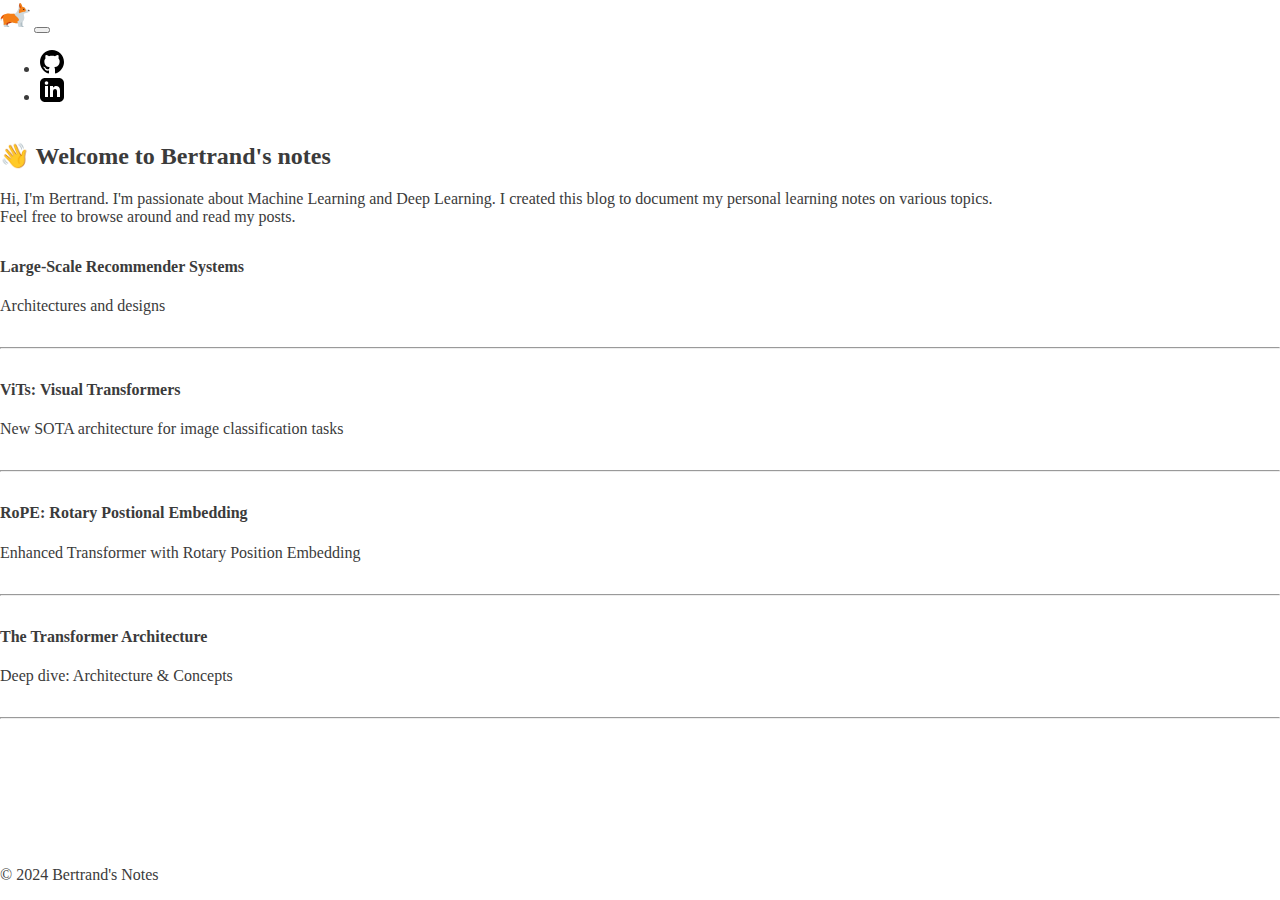
<file: index.html>
<!DOCTYPE html>
<html lang="en">
    <head>
        <meta charset="UTF-8">
        <meta http-equiv="X-UA-Compatible" content="IE=edge">
        <meta name="viewport" content="width=device-width, initial-scale=1.0">
        <title>Bertrand's Notes</title>
        <meta name="description" content="Notes & Thoughts">
        <meta name="author" content="Bertrand Thia">
        <link rel="canonical" href="https://bt2513.github.io/" />
        <link rel="icon" href="/assets/img/corgi-icon.svg">
        <link href="https://cdn.jsdelivr.net/npm/bootstrap@5.2.3/dist/css/bootstrap.min.css" rel="stylesheet"
          integrity="sha384-rbsA2VBKQhggwzxH7pPCaAqO46MgnOM80zW1RWuH61DGLwZJEdK2Kadq2F9CUG65" crossorigin="anonymous">
        <link rel="preconnect" href="https://fonts.googleapis.com">
        <link rel="preconnect" href="https://fonts.gstatic.com" crossorigin>
        <link href="https://fonts.googleapis.com/css2?family=Inter:wght@600&display=swap" rel="stylesheet">
        <link rel="stylesheet" href="/assets/css/style.css">
    </head>

    <body>
        <!-- NAVBAR -->
        <div class="row">
            <div class="col-sm"></div>
            <div class="col-sm-8">
                <nav class="navbar navbar-expand-lg">
                <div class="container">
                    <a class="navbar-brand" href="https://bt2513.github.io/"><img src="/assets/img/corgi-icon.svg" alt="Bertrand's Notes" width="30" height="30"></a>
                    <button class="navbar-toggler" type="button" data-bs-toggle="collapse" data-bs-target="#navbarSupportedContent"
                    aria-controls="navbarSupportedContent" aria-expanded="false" aria-label="Toggle navigation">
                    <span class="navbar-toggler-icon"></span>
                    </button>
                    <div class="collapse navbar-collapse" id="navbarSupportedContent">
                        <ul class="navbar-nav ms-auto mb-2 mb-lg-0">
                            <li class="nav-item">
                                <a class="nav-link" href="https://github.com/bt2513" target="_blank">
                                    <svg xmlns="http://www.w3.org/2000/svg" width="24" height="24" viewBox="0 0 24 24"><path d="M12 0c-6.626 0-12 5.373-12 12 0 5.302 3.438 9.8 8.207 11.387.599.111.793-.261.793-.577v-2.234c-3.338.726-4.033-1.416-4.033-1.416-.546-1.387-1.333-1.756-1.333-1.756-1.089-.745.083-.729.083-.729 1.205.084 1.839 1.237 1.839 1.237 1.07 1.834 2.807 1.304 3.492.997.107-.775.418-1.305.762-1.604-2.665-.305-5.467-1.334-5.467-5.931 0-1.311.469-2.381 1.236-3.221-.124-.303-.535-1.524.117-3.176 0 0 1.008-.322 3.301 1.23.957-.266 1.983-.399 3.003-.404 1.02.005 2.047.138 3.006.404 2.291-1.552 3.297-1.23 3.297-1.23.653 1.653.242 2.874.118 3.176.77.84 1.235 1.911 1.235 3.221 0 4.609-2.807 5.624-5.479 5.921.43.372.823 1.102.823 2.222v3.293c0 .319.192.694.801.576 4.765-1.589 8.199-6.086 8.199-11.386 0-6.627-5.373-12-12-12z"/></svg>
                                </a>
                            </li>
                            <li class="nav-item">
                                <a class="nav-link" href="https://www.linkedin.com/in/bertrand-thia/" target="_blank">
                                    <svg xmlns="http://www.w3.org/2000/svg" width="24" height="24" viewBox="0 0 24 24"><path d="M19 0h-14c-2.761 0-5 2.239-5 5v14c0 2.761 2.239 5 5 5h14c2.762 0 5-2.239 5-5v-14c0-2.761-2.238-5-5-5zm-11 19h-3v-11h3v11zm-1.5-12.268c-.966 0-1.75-.79-1.75-1.764s.784-1.764 1.75-1.764 1.75.79 1.75 1.764-.783 1.764-1.75 1.764zm13.5 12.268h-3v-5.604c0-3.368-4-3.113-4 0v5.604h-3v-11h3v1.765c1.396-2.586 7-2.777 7 2.476v6.759z"/></svg>
                                </a>
                            </li>
                        </ul>
                    </div>
                </div>
                </nav>
            </div>
            <div class="col-sm"></div>
        </div>
      
        <!-- MAIN CONTENT -->
        <div class="container mt-5">
            <div class="row">
                <div class="col-sm"></div>
                <div class="col-sm-6">
            
                    <!-- INTRO -->
                    <h2 class="mb-4">👋 Welcome to Bertrand's notes</h2>
                    <p class="mb-4">
                        Hi, I'm Bertrand. I'm passionate about Machine Learning and Deep Learning. I created this blog to document my personal learning notes 
                        on various topics.
                        <br>Feel free to browse around and read my posts.
                    </p>
                </div>
                <div class="col-sm"></div>
            </div>

            <div class="row">
                <div class="col-sm"></div>
                <div class="col-sm-6">
                <!-- POSTS -->
                    <div class="post">
                        <a href="/notes/2024-05-31-recsys/index.html">
                            <h4>Large-Scale Recommender Systems</h4>
                            <p>Architectures and designs</p>
                        </a>
                    </div><hr>

                    <div class="post">
                        <a href="/notes/2024-05-19-vit/index.html">
                            <h4>ViTs: Visual Transformers</h4>
                            <p>New SOTA architecture for image classification tasks</p>
                        </a>
                    </div><hr>

                    <!-- <div class="post">
                        <a href="/notes/2024-05-12-olmo/index.html">
                            <h4>OLMo: Open Language Model</h4>
                            <p>Deep dive: modeling, training, eval, and inference code for OLMo</p>
                        </a>
                    </div><hr> -->
                    
                    <div class="post">
                        <a href="/notes/2024-05-12-rope/index.html">
                            <h4>RoPE: Rotary Postional Embedding</h4>
                            <p>Enhanced Transformer with Rotary Position Embedding</p>
                        </a>
                    </div><hr>

                    <div class="post">
                        <a href="/notes/2024-05-21-transformer/index.html">
                            <h4>The Transformer Architecture</h4>
                            <p>Deep dive: Architecture & Concepts</p>
                        </a>
                    </div><hr>
                <!-- END POSTS -->
                </div>
                <div class="col-sm"></div>
            </div>
        </div>

        <!-- FOOTER -->
        <footer class="footer">
            <div class="container text-center mt-4">
                <span>&copy; 2024 <a href="https://bt2513.github.io/">Bertrand's Notes</a></span>
            </div>
        </footer>

        <script src="https://cdn.jsdelivr.net/npm/bootstrap@5.2.3/dist/js/bootstrap.bundle.min.js"
          integrity="sha384-kenU1KFdBIe4zVF0s0G1M5b4hcpxyD9F7jL+jjXkk+Q2h455rYXK/7HAuoJl+0I4" crossorigin="anonymous">
        </script>
      </body>

</html>
</file>
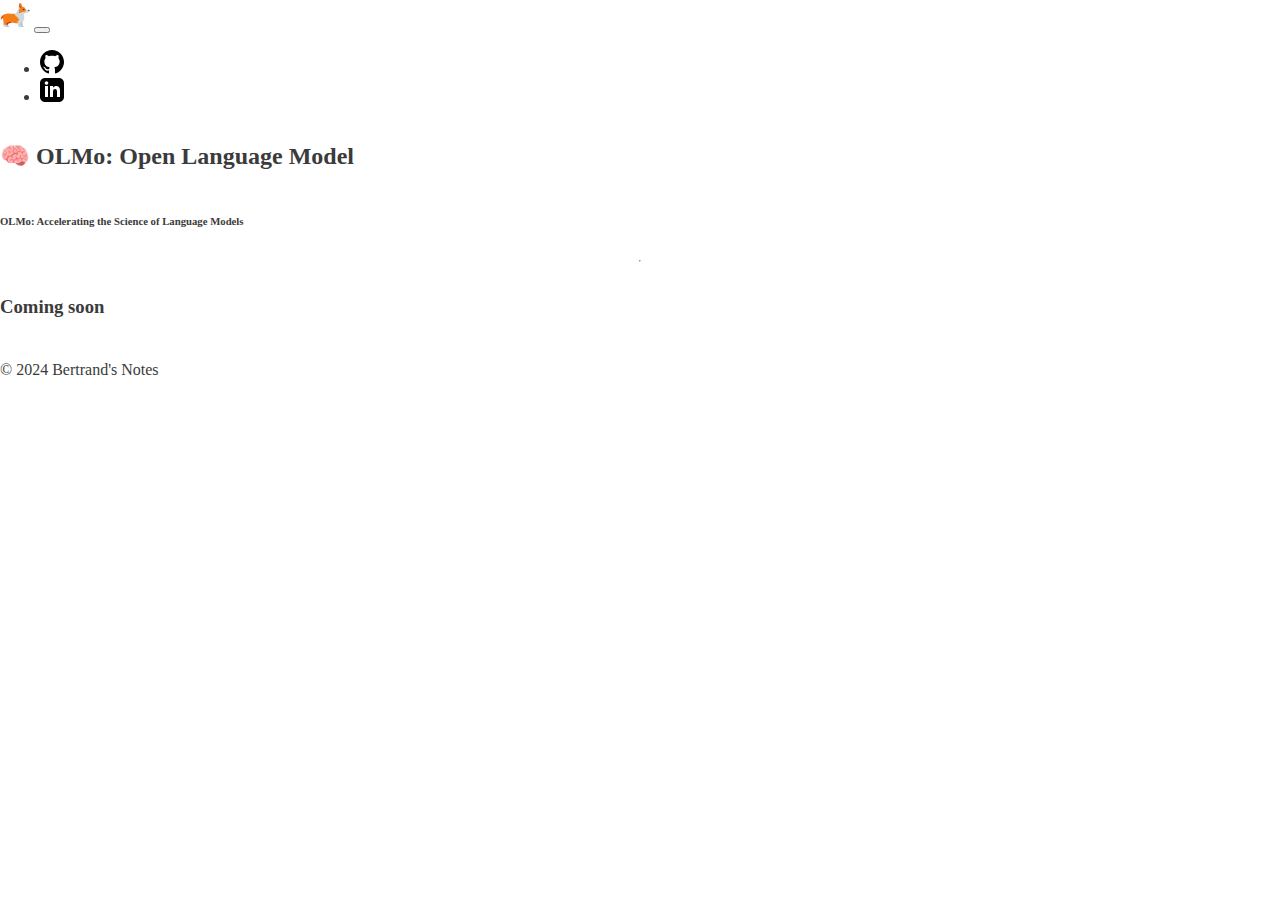
<file: notes/2024-05-12-olmo/index.html>
<!DOCTYPE html>
<html lang="en">
    <head>
        <meta charset="UTF-8">
        <meta http-equiv="X-UA-Compatible" content="IE=edge">
        <meta name="viewport" content="width=device-width, initial-scale=1.0">
        <title>Bertrand's Notes</title>
        <meta name="description" content="Notes & Thoughts">
        <meta name="author" content="Bertrand Thia">
        <link rel="canonical" href="https://bt2513.github.io/" />
        <link rel="icon" href="/assets/img/corgi-icon.svg">
        <link href="https://cdn.jsdelivr.net/npm/bootstrap@5.2.3/dist/css/bootstrap.min.css" rel="stylesheet"
          integrity="sha384-rbsA2VBKQhggwzxH7pPCaAqO46MgnOM80zW1RWuH61DGLwZJEdK2Kadq2F9CUG65" crossorigin="anonymous">
        <link rel="preconnect" href="https://fonts.googleapis.com">
        <link rel="preconnect" href="https://fonts.gstatic.com" crossorigin>
        <link href="https://fonts.googleapis.com/css2?family=Inter:wght@600&display=swap" rel="stylesheet">
        <link rel="stylesheet" href="/assets/css/style.css">

    </head>

    <body>
        <!-- NAVBAR -->
        <div class="row">
            <div class="col-sm"></div>
            <div class="col-sm-8">
                <nav class="navbar navbar-expand-lg">
                <div class="container">
                    <a class="navbar-brand" href="https://bt2513.github.io/"><img src="/assets/img/corgi-icon.svg" alt="Bertrand's Notes" width="30" height="30"></a>
                    <button class="navbar-toggler" type="button" data-bs-toggle="collapse" data-bs-target="#navbarSupportedContent"
                    aria-controls="navbarSupportedContent" aria-expanded="false" aria-label="Toggle navigation">
                    <span class="navbar-toggler-icon"></span>
                    </button>
                    <div class="collapse navbar-collapse" id="navbarSupportedContent">
                        <ul class="navbar-nav ms-auto mb-2 mb-lg-0">
                            <li class="nav-item">
                                <a class="nav-link" href="https://github.com/bt2513" target="_blank">
                                    <svg xmlns="http://www.w3.org/2000/svg" width="24" height="24" viewBox="0 0 24 24"><path d="M12 0c-6.626 0-12 5.373-12 12 0 5.302 3.438 9.8 8.207 11.387.599.111.793-.261.793-.577v-2.234c-3.338.726-4.033-1.416-4.033-1.416-.546-1.387-1.333-1.756-1.333-1.756-1.089-.745.083-.729.083-.729 1.205.084 1.839 1.237 1.839 1.237 1.07 1.834 2.807 1.304 3.492.997.107-.775.418-1.305.762-1.604-2.665-.305-5.467-1.334-5.467-5.931 0-1.311.469-2.381 1.236-3.221-.124-.303-.535-1.524.117-3.176 0 0 1.008-.322 3.301 1.23.957-.266 1.983-.399 3.003-.404 1.02.005 2.047.138 3.006.404 2.291-1.552 3.297-1.23 3.297-1.23.653 1.653.242 2.874.118 3.176.77.84 1.235 1.911 1.235 3.221 0 4.609-2.807 5.624-5.479 5.921.43.372.823 1.102.823 2.222v3.293c0 .319.192.694.801.576 4.765-1.589 8.199-6.086 8.199-11.386 0-6.627-5.373-12-12-12z"/></svg>
                                </a>
                            </li>
                            <li class="nav-item">
                                <a class="nav-link" href="https://www.linkedin.com/in/bertrand-thia/" target="_blank">
                                    <svg xmlns="http://www.w3.org/2000/svg" width="24" height="24" viewBox="0 0 24 24"><path d="M19 0h-14c-2.761 0-5 2.239-5 5v14c0 2.761 2.239 5 5 5h14c2.762 0 5-2.239 5-5v-14c0-2.761-2.238-5-5-5zm-11 19h-3v-11h3v11zm-1.5-12.268c-.966 0-1.75-.79-1.75-1.764s.784-1.764 1.75-1.764 1.75.79 1.75 1.764-.783 1.764-1.75 1.764zm13.5 12.268h-3v-5.604c0-3.368-4-3.113-4 0v5.604h-3v-11h3v1.765c1.396-2.586 7-2.777 7 2.476v6.759z"/></svg>
                                </a>
                            </li>
                        </ul>
                    </div>
                </div>
                </nav>
            </div>
            <div class="col-sm"></div>
        </div>
      
        <!-- MAIN CONTENT -->
        <!-- INTRO -->
        <h2 class="mb-4 text-center">🧠 OLMo: Open Language Model</h2>
        <h6>
            <div class="text-center mb-4"><a href="https://arxiv.org/pdf/2402.00838">OLMo: Accelerating the Science of Language Models</a></div>
        </h6>
        <hr>

        <div class="row">
            <div class="col-sm"></div>
            <div class="col-sm-8">
                <!-- CONTENT -->
                <div class="container article">
                    <h3 class="mt-4">Coming soon</h3>
                </div>
            </div>
            <div class="col-sm"></div>
        </div>

        <!-- FOOTER -->
        <footer class="footer">
            <div class="container text-center mt-4">
                <span>&copy; 2024 <a href="https://bt2513.github.io/">Bertrand's Notes</a></span>
            </div>
        </footer>

        <script src="https://cdn.jsdelivr.net/npm/bootstrap@5.2.3/dist/js/bootstrap.bundle.min.js"
          integrity="sha384-kenU1KFdBIe4zVF0s0G1M5b4hcpxyD9F7jL+jjXkk+Q2h455rYXK/7HAuoJl+0I4" crossorigin="anonymous">
        </script>
      </body>

</html>
</file>
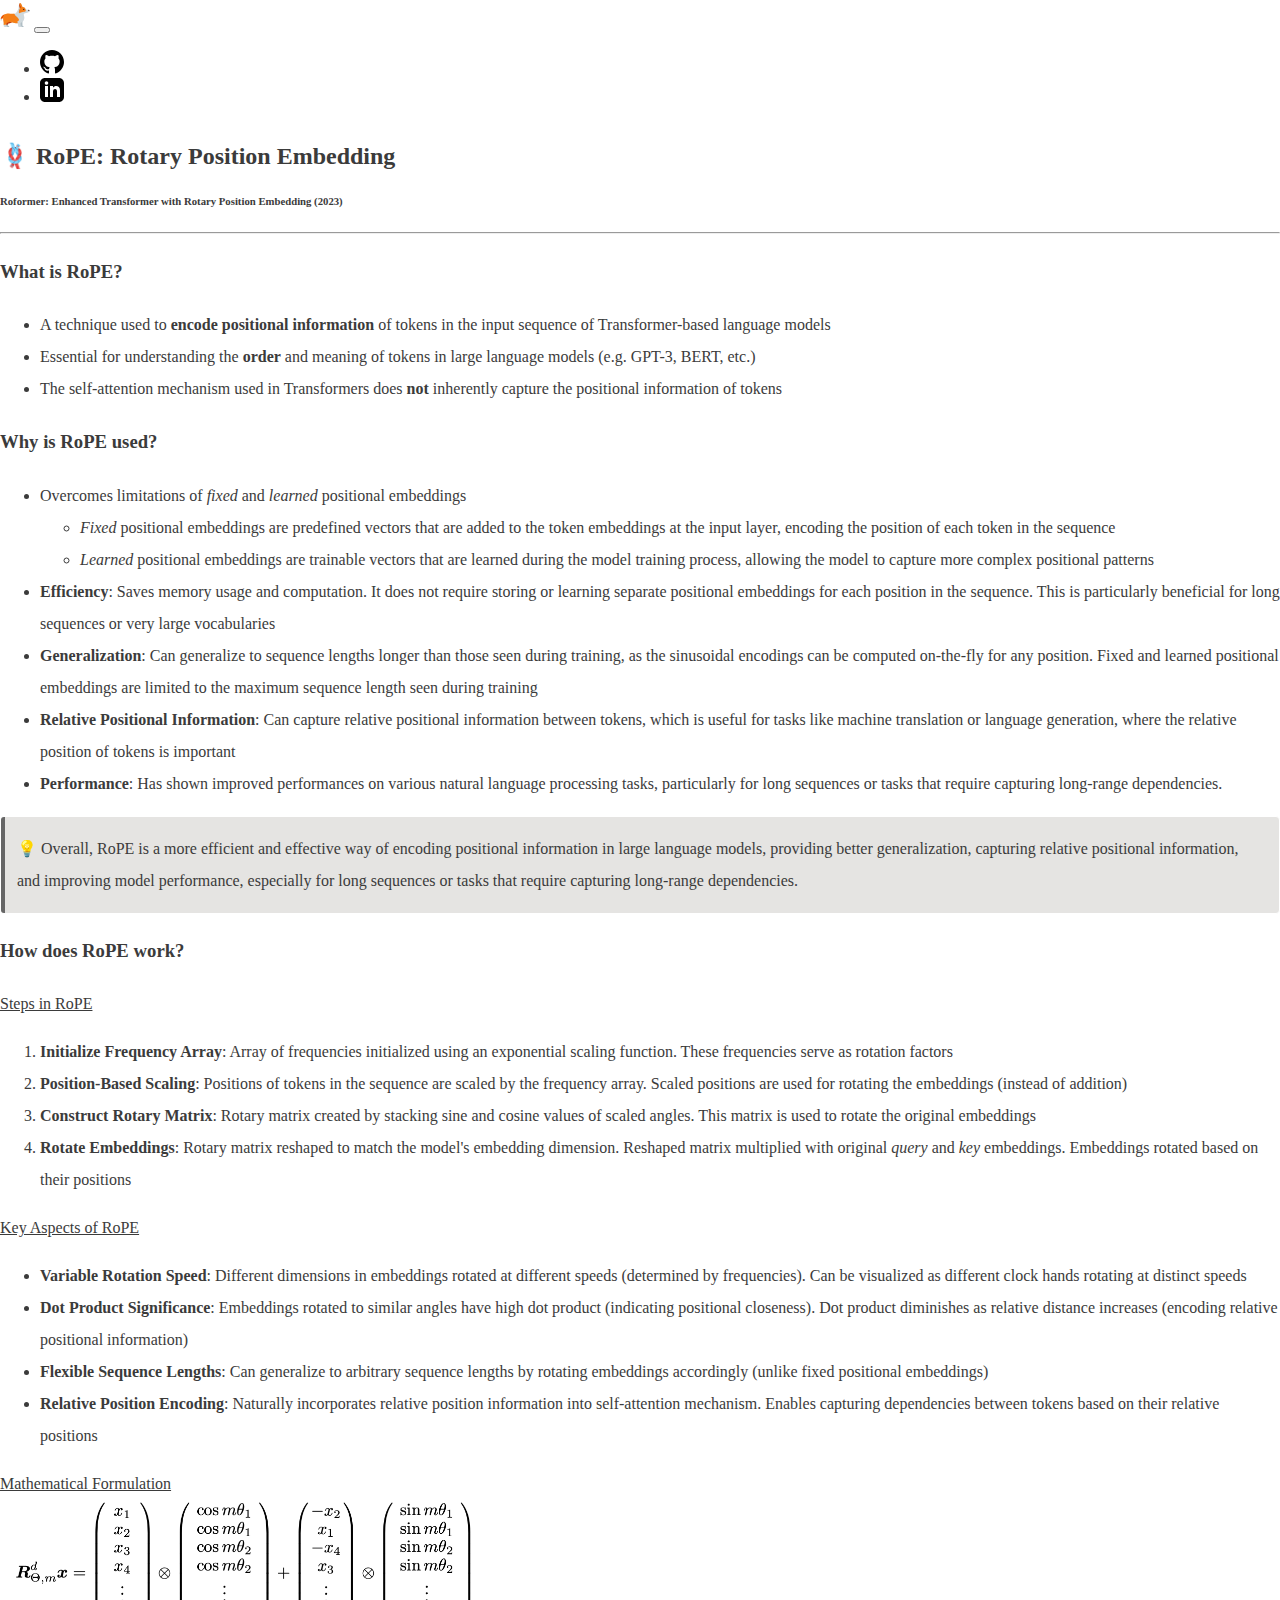
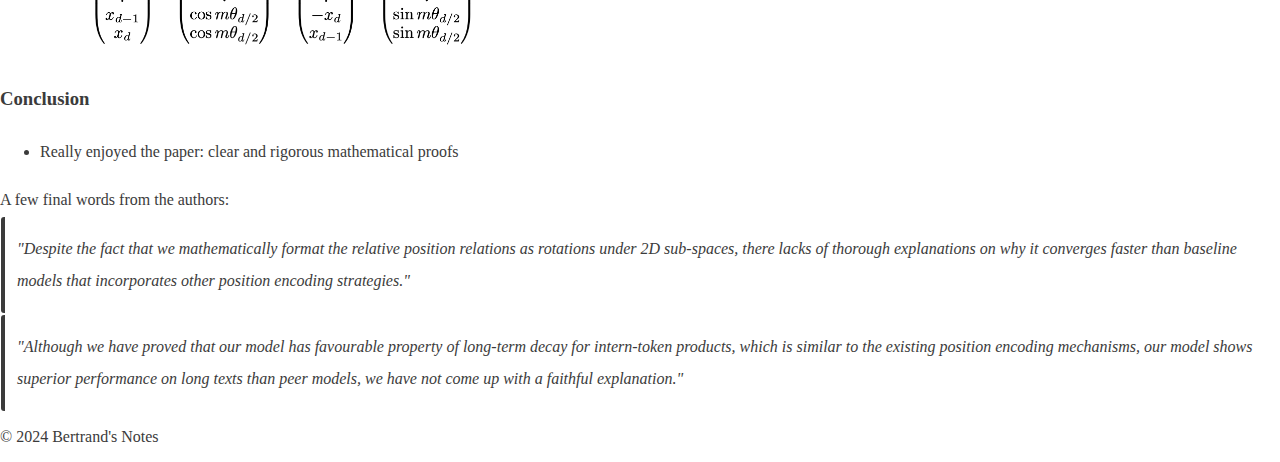
<file: notes/2024-05-12-rope/index.html>
<!DOCTYPE html>
<html lang="en">
    <head>
        <meta charset="UTF-8">
        <meta http-equiv="X-UA-Compatible" content="IE=edge">
        <meta name="viewport" content="width=device-width, initial-scale=1.0">
        <title>Bertrand's Notes</title>
        <meta name="description" content="Notes & Thoughts">
        <meta name="author" content="Bertrand Thia">
        <link rel="canonical" href="https://bt2513.github.io/" />
        <link rel="icon" href="/assets/img/corgi-icon.svg">
        <link href="https://cdn.jsdelivr.net/npm/bootstrap@5.2.3/dist/css/bootstrap.min.css" rel="stylesheet"
          integrity="sha384-rbsA2VBKQhggwzxH7pPCaAqO46MgnOM80zW1RWuH61DGLwZJEdK2Kadq2F9CUG65" crossorigin="anonymous">
        <link rel="preconnect" href="https://fonts.googleapis.com">
        <link rel="preconnect" href="https://fonts.gstatic.com" crossorigin>
        <link href="https://fonts.googleapis.com/css2?family=Inter:wght@600&display=swap" rel="stylesheet">
        <link rel="stylesheet" href="/assets/css/style.css">
    </head>

    <body>
        <!-- NAVBAR -->
        <!-- NAVBAR -->
        <div class="row">
          <div class="col-sm"></div>
          <div class="col-sm-8">
              <nav class="navbar navbar-expand-lg">
              <div class="container">
                  <a class="navbar-brand" href="https://bt2513.github.io/"><img src="/assets/img/corgi-icon.svg" alt="Bertrand's Notes" width="30" height="30"></a>
                  <button class="navbar-toggler" type="button" data-bs-toggle="collapse" data-bs-target="#navbarSupportedContent"
                  aria-controls="navbarSupportedContent" aria-expanded="false" aria-label="Toggle navigation">
                  <span class="navbar-toggler-icon"></span>
                  </button>
                  <div class="collapse navbar-collapse" id="navbarSupportedContent">
                      <ul class="navbar-nav ms-auto mb-2 mb-lg-0">
                          <li class="nav-item">
                              <a class="nav-link" href="https://github.com/bt2513" target="_blank">
                                  <svg xmlns="http://www.w3.org/2000/svg" width="24" height="24" viewBox="0 0 24 24"><path d="M12 0c-6.626 0-12 5.373-12 12 0 5.302 3.438 9.8 8.207 11.387.599.111.793-.261.793-.577v-2.234c-3.338.726-4.033-1.416-4.033-1.416-.546-1.387-1.333-1.756-1.333-1.756-1.089-.745.083-.729.083-.729 1.205.084 1.839 1.237 1.839 1.237 1.07 1.834 2.807 1.304 3.492.997.107-.775.418-1.305.762-1.604-2.665-.305-5.467-1.334-5.467-5.931 0-1.311.469-2.381 1.236-3.221-.124-.303-.535-1.524.117-3.176 0 0 1.008-.322 3.301 1.23.957-.266 1.983-.399 3.003-.404 1.02.005 2.047.138 3.006.404 2.291-1.552 3.297-1.23 3.297-1.23.653 1.653.242 2.874.118 3.176.77.84 1.235 1.911 1.235 3.221 0 4.609-2.807 5.624-5.479 5.921.43.372.823 1.102.823 2.222v3.293c0 .319.192.694.801.576 4.765-1.589 8.199-6.086 8.199-11.386 0-6.627-5.373-12-12-12z"/></svg>
                              </a>
                          </li>
                          <li class="nav-item">
                              <a class="nav-link" href="https://www.linkedin.com/in/bertrand-thia/" target="_blank">
                                  <svg xmlns="http://www.w3.org/2000/svg" width="24" height="24" viewBox="0 0 24 24"><path d="M19 0h-14c-2.761 0-5 2.239-5 5v14c0 2.761 2.239 5 5 5h14c2.762 0 5-2.239 5-5v-14c0-2.761-2.238-5-5-5zm-11 19h-3v-11h3v11zm-1.5-12.268c-.966 0-1.75-.79-1.75-1.764s.784-1.764 1.75-1.764 1.75.79 1.75 1.764-.783 1.764-1.75 1.764zm13.5 12.268h-3v-5.604c0-3.368-4-3.113-4 0v5.604h-3v-11h3v1.765c1.396-2.586 7-2.777 7 2.476v6.759z"/></svg>
                              </a>
                          </li>
                      </ul>
                  </div>
              </div>
              </nav>
          </div>
          <div class="col-sm"></div>
      </div>
      
        <!-- MAIN CONTENT -->
        <div class="container mt-5">
          <!-- INTRO -->
          <h2 class="mb-4 text-center">🪢 RoPE: Rotary Position Embedding</h2>
          <h6>
          <div class="text-center mb-4"><a href="https://arxiv.org/pdf/2104.09864.pdf">Roformer: Enhanced Transformer with Rotary Position Embedding (2023)</a> </div>
          </h6>
          <hr>

          <div class="row">
            <div class="col-sm"></div>
            <div class="col-sm-8">

              <div class="container article">
                <h3 class="mt-4">What is RoPE?</h3>
                <ul>
                  <li>A technique used to <b>encode positional information</b> of tokens in the input sequence of Transformer-based language models</li>
                  <li>Essential for understanding the <b>order</b> and meaning of tokens in large language models (e.g. GPT-3, BERT, etc.)</li>
                  <li>The self-attention mechanism used in Transformers does <b>not</b> inherently capture the positional information of tokens</li>
                </ul>

                <h3>Why is RoPE used?</h3>
                  <ul>
                    <li>
                      Overcomes limitations of <i>fixed</i> and <i>learned</i> positional embeddings
                      <ul>
                        <li><i>Fixed</i> positional embeddings are predefined vectors that are added to the token embeddings at the input layer, 
                          encoding the position of each token in the sequence
                        </li>
                        <li><i>Learned</i> positional embeddings are trainable vectors that are learned during the model training process,
                          allowing the model to capture more complex positional patterns
                        </li>
                      </ul>
                    </li>
                    <li><b>Efficiency</b>: Saves memory usage and computation. It does not require storing or learning separate 
                        positional embeddings for each position in the sequence. This is particularly beneficial for long sequences or very 
                        large vocabularies</li>
                    <li><b>Generalization</b>: Can generalize to sequence lengths longer than those seen during training, as the sinusoidal encodings 
                      can be computed on-the-fly for any position. Fixed and learned positional embeddings are limited to the 
                      maximum sequence length seen during training</li>
                    <li><b>Relative Positional Information</b>: Can capture relative positional information between tokens, which is useful for tasks 
                        like machine translation or language generation, where the relative position of tokens is important</li>
                    <li><b>Performance</b>: Has shown improved performances on various natural language processing tasks, 
                        particularly for long sequences or tasks that require capturing long-range dependencies.</li>
                  </ul>

                <div class="callout info my-4">
                  💡 Overall, RoPE is a more efficient and effective way of encoding positional information in large language models, 
                  providing better generalization, capturing relative positional information, and improving model performance, especially 
                  for long sequences or tasks that require capturing long-range dependencies.
                </div>

                <h3>How does RoPE work?</h3>
                  <u>Steps in RoPE</u>
                    <ol>
                      <li><b>Initialize Frequency Array</b>: 
                      Array of frequencies initialized using an exponential scaling function.
                      These frequencies serve as rotation factors
                      </li>

                      <li><b>Position-Based Scaling</b>: 
                      Positions of tokens in the sequence are scaled by the frequency array.
                      Scaled positions are used for rotating the embeddings (instead of addition)
                      </li>

                      <li><b>Construct Rotary Matrix</b>:
                      Rotary matrix created by stacking sine and cosine values of scaled angles.
                      This matrix is used to rotate the original embeddings
                      </li>

                      <li><b>Rotate Embeddings</b>:
                      Rotary matrix reshaped to match the model's embedding dimension.
                      Reshaped matrix multiplied with original <i>query</i> and <i>key</i> embeddings.
                      Embeddings rotated based on their positions
                      </li>
                    </ol>

                  <u>Key Aspects of RoPE</u>
                    <ul>
                      <li><b>Variable Rotation Speed</b>:
                      Different dimensions in embeddings rotated at different speeds (determined by frequencies).
                      Can be visualized as different clock hands rotating at distinct speeds
                      </li>

                      <li><b>Dot Product Significance</b>:
                      Embeddings rotated to similar angles have high dot product (indicating positional closeness).
                      Dot product diminishes as relative distance increases (encoding relative positional information)
                      </li>

                      <li><b>Flexible Sequence Lengths</b>:
                      Can generalize to arbitrary sequence lengths by rotating embeddings accordingly
                      (unlike fixed positional embeddings)
                      </li>

                      <li><b>Relative Position Encoding</b>:
                      Naturally incorporates relative position information into self-attention mechanism.
                      Enables capturing dependencies between tokens based on their relative positions
                      </li>
                    </ul>

                  <u>Mathematical Formulation</u>
                  <div class="col-sm d-flex justify-content-center align-items-center">
                  <img class="my-4" src="/notes/2024-05-12-rope/rope-formula.png" class="img-fluid" style="max-height: 150px;">
                  </div>

                <h3>Conclusion</h3>
                  <ul>
                    <li>Really enjoyed the paper: clear and rigorous mathematical proofs</li>
                  </ul>

                  A few final words from the authors:
                  <div class="callout quote">
                    "Despite the fact that we mathematically format the relative position relations as rotations under 2D sub-spaces, 
                    there lacks of thorough explanations on why it converges faster than baseline models that incorporates other position 
                    encoding strategies."
                  </div>
                  <div class="callout quote">
                    "Although we have proved that our model has favourable property of long-term decay for intern-token products, 
                    which is similar to the existing position encoding mechanisms, our model shows superior performance on long texts 
                    than peer models, we have not come up with a faithful explanation."
                  </div>
              </div>
            </div>
            <div class="col-sm"></div>
        </div>
        </div>

        <!-- FOOTER -->
        <footer class="footer">
            <div class="container text-center mt-4">
                <span>&copy; 2024 <a href="https://bt2513.github.io/">Bertrand's Notes</a></span>
            </div>
        </footer>

        <script src="https://cdn.jsdelivr.net/npm/bootstrap@5.2.3/dist/js/bootstrap.bundle.min.js"
          integrity="sha384-kenU1KFdBIe4zVF0s0G1M5b4hcpxyD9F7jL+jjXkk+Q2h455rYXK/7HAuoJl+0I4" crossorigin="anonymous">
        </script>
      </body>

</html>
</file>
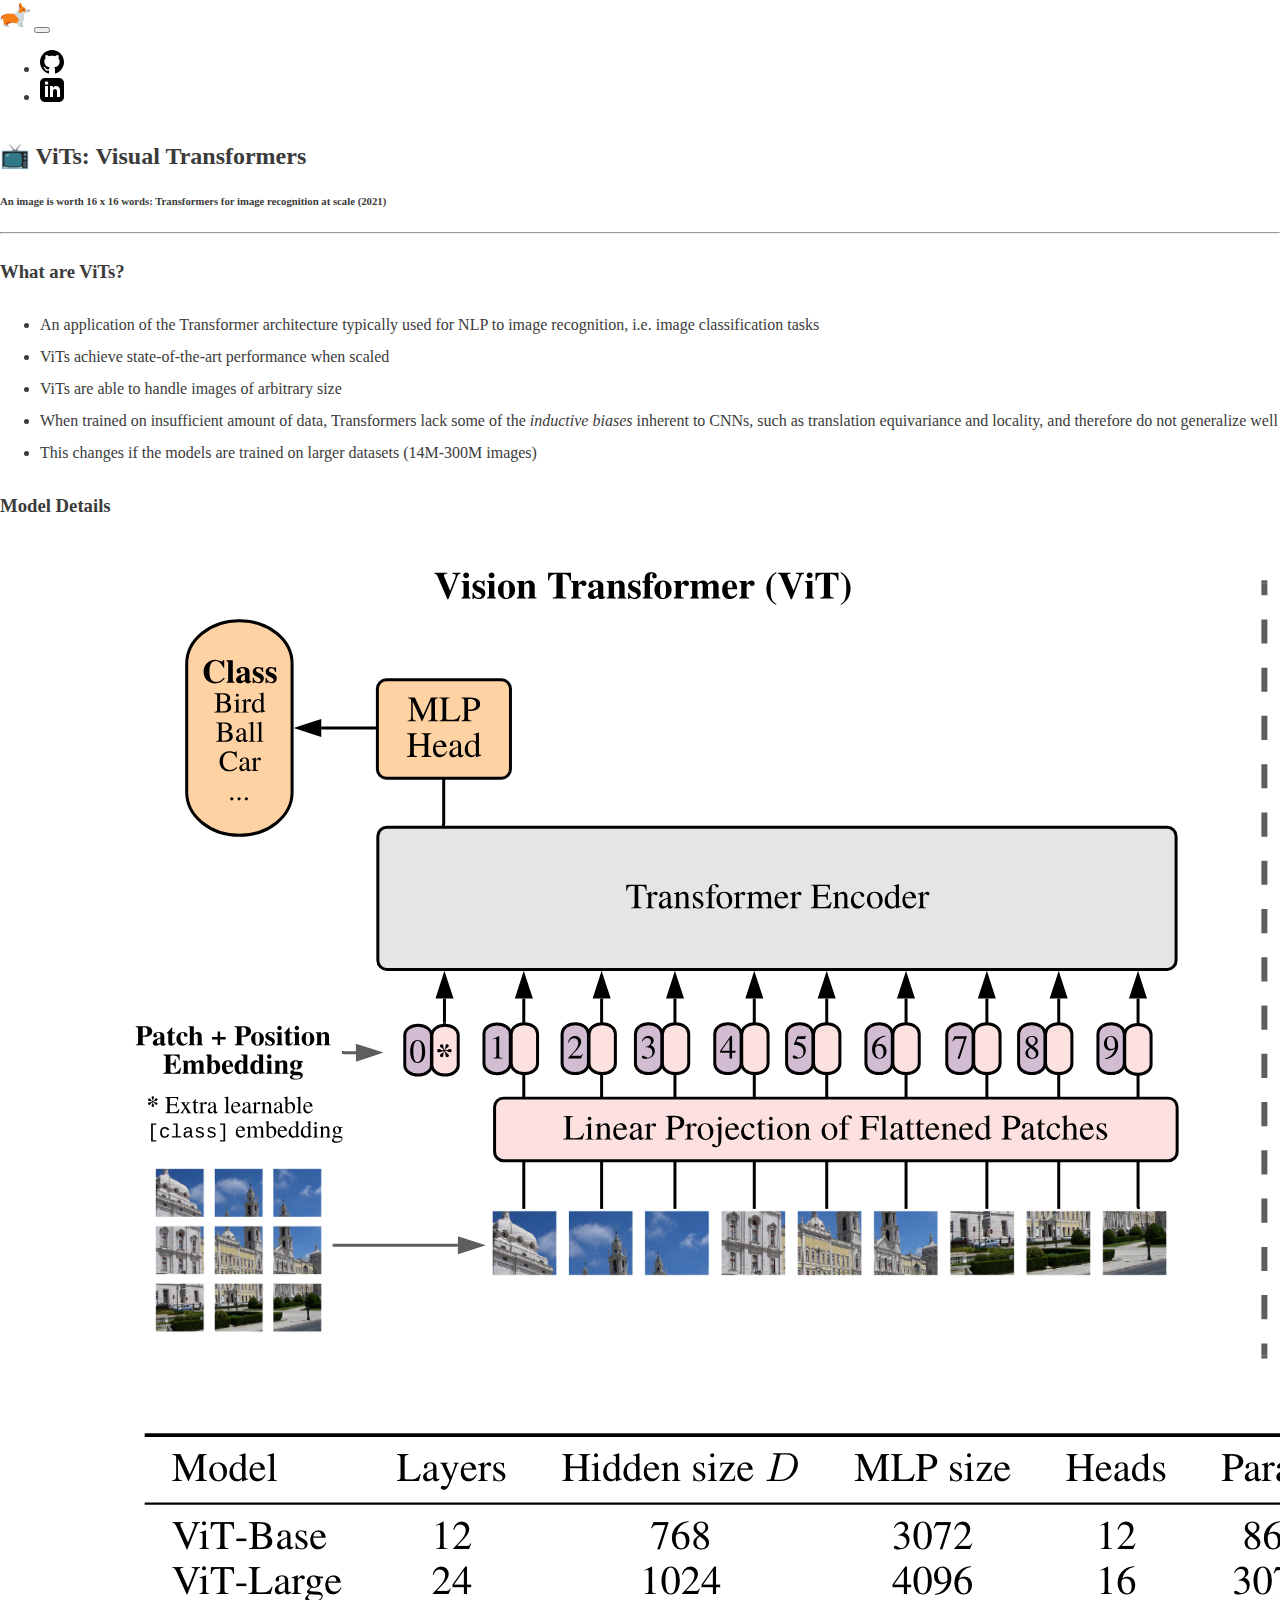
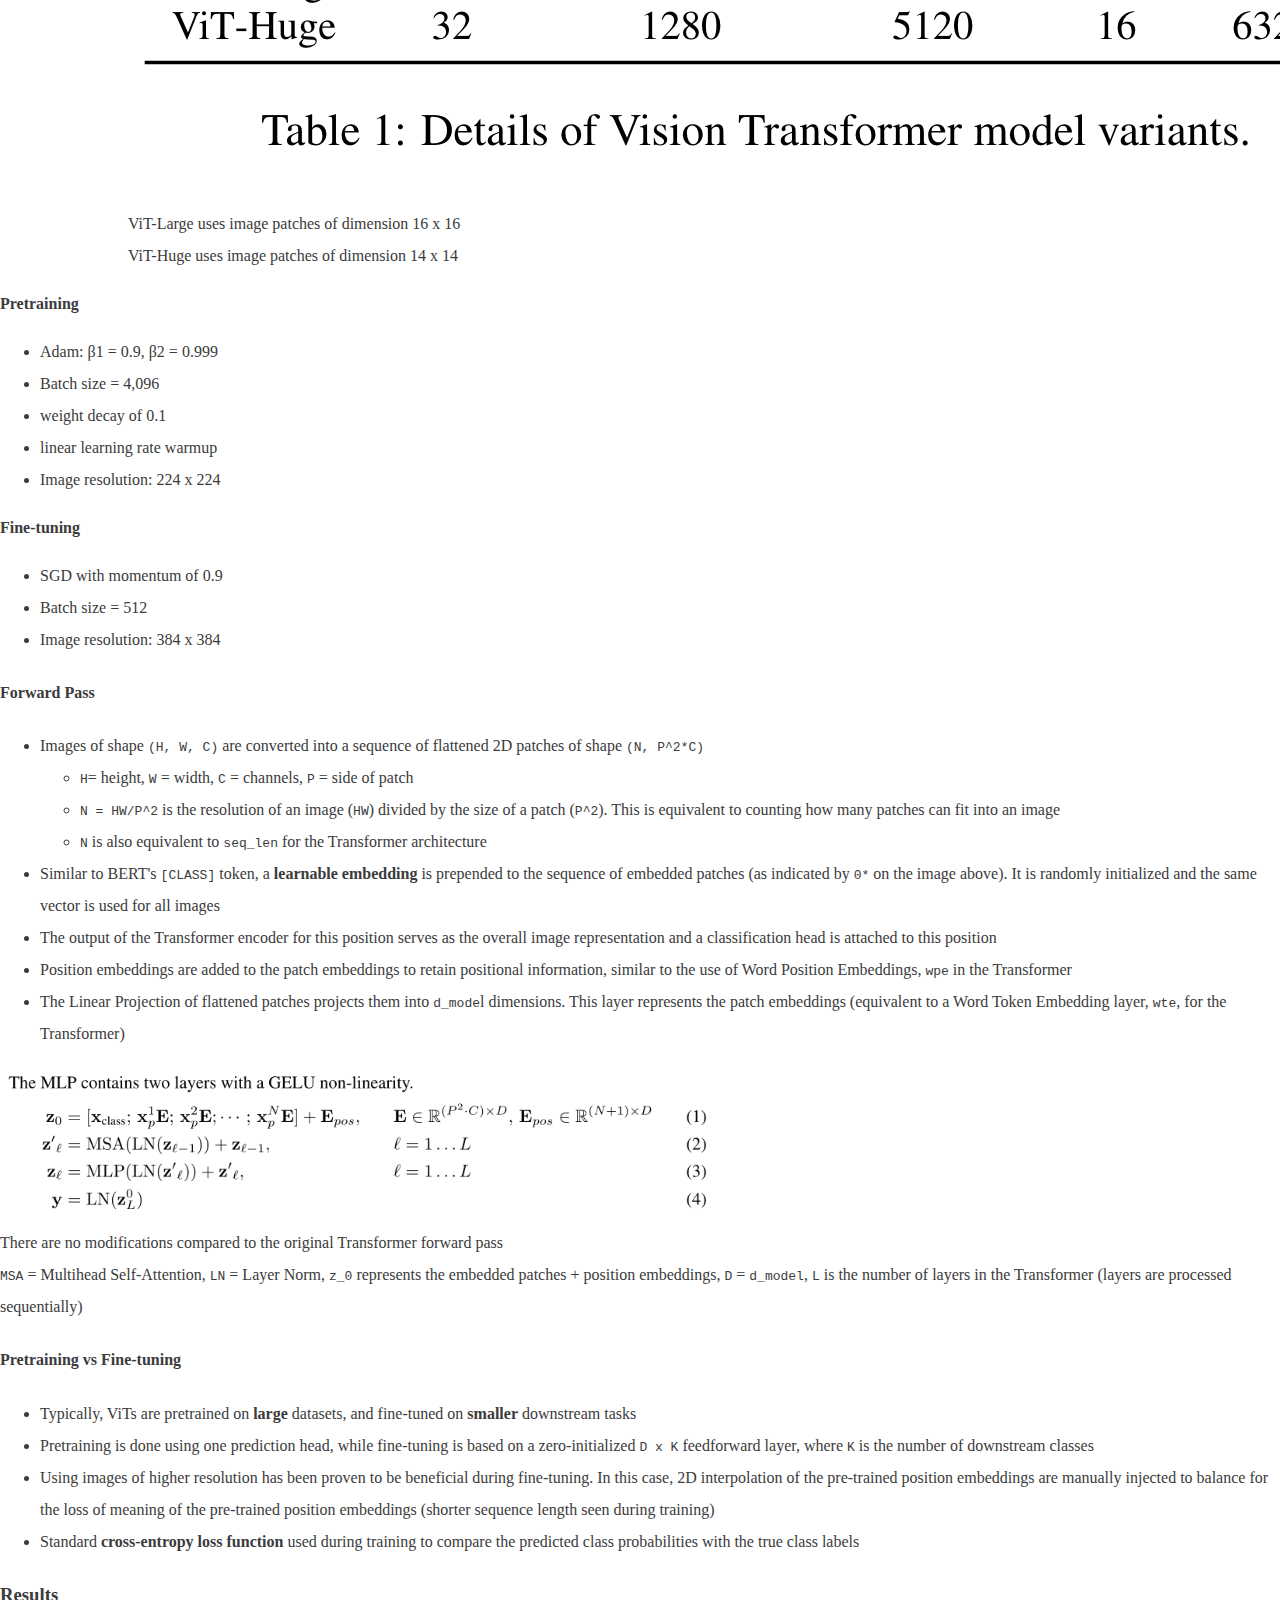
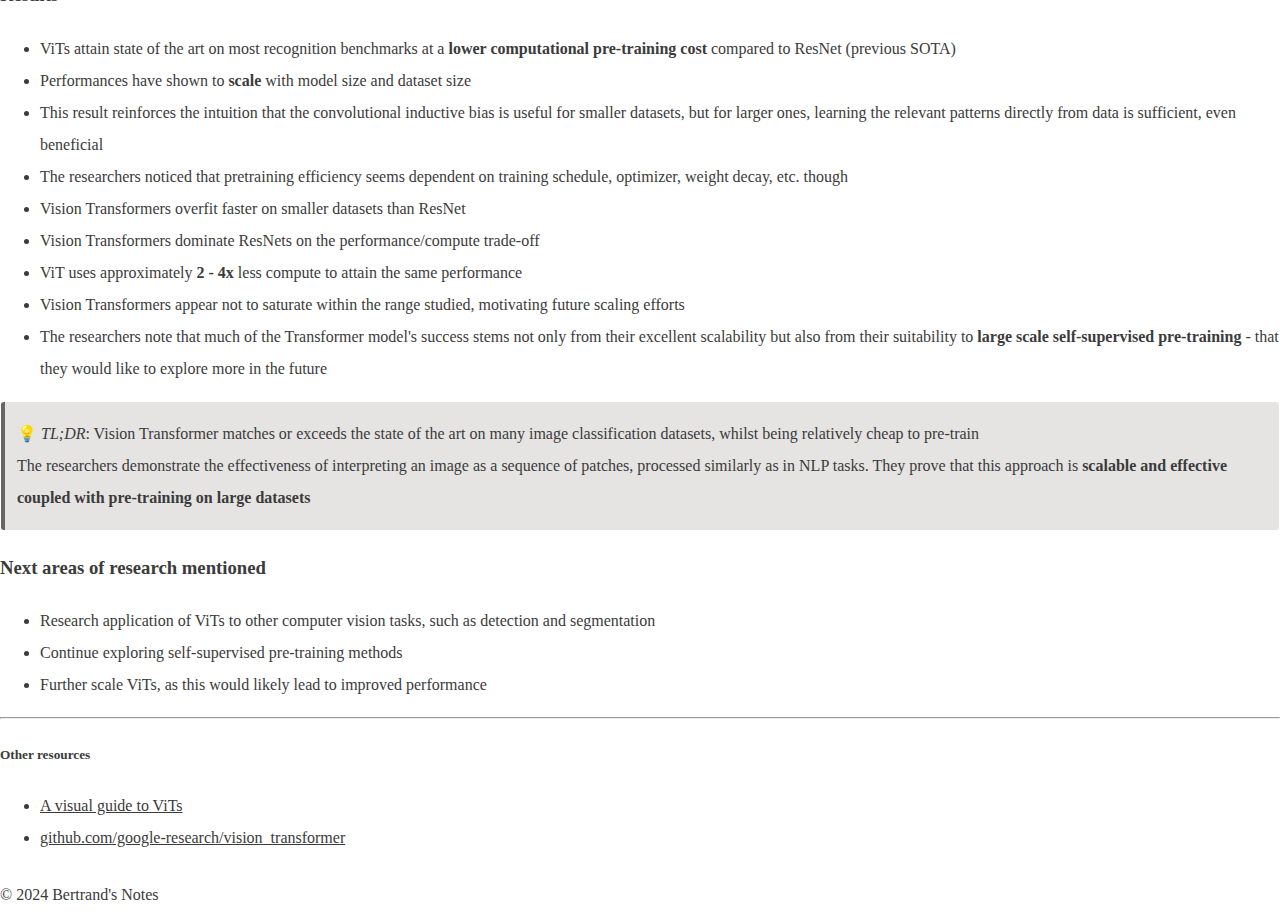
<file: notes/2024-05-19-vit/index.html>
<!DOCTYPE html>
<html lang="en">
    <head>
        <meta charset="UTF-8">
        <meta http-equiv="X-UA-Compatible" content="IE=edge">
        <meta name="viewport" content="width=device-width, initial-scale=1.0">
        <title>Bertrand's Notes</title>
        <meta name="description" content="Notes & Thoughts">
        <meta name="author" content="Bertrand Thia">
        <link rel="canonical" href="https://bt2513.github.io/" />
        <link rel="icon" href="/assets/img/corgi-icon.svg">
        <link href="https://cdn.jsdelivr.net/npm/bootstrap@5.2.3/dist/css/bootstrap.min.css" rel="stylesheet"
          integrity="sha384-rbsA2VBKQhggwzxH7pPCaAqO46MgnOM80zW1RWuH61DGLwZJEdK2Kadq2F9CUG65" crossorigin="anonymous">
        <link rel="preconnect" href="https://fonts.googleapis.com">
        <link rel="preconnect" href="https://fonts.gstatic.com" crossorigin>
        <link href="https://fonts.googleapis.com/css2?family=Inter:wght@600&display=swap" rel="stylesheet">
        <link rel="stylesheet" href="/assets/css/style.css">
    </head>

    <body>
        <!-- NAVBAR -->
        <!-- NAVBAR -->
        <div class="row">
            <div class="col-sm"></div>
            <div class="col-sm-8">
                <nav class="navbar navbar-expand-lg">
                <div class="container">
                    <a class="navbar-brand" href="https://bt2513.github.io/"><img src="/assets/img/corgi-icon.svg" alt="Bertrand's Notes" width="30" height="30"></a>
                    <button class="navbar-toggler" type="button" data-bs-toggle="collapse" data-bs-target="#navbarSupportedContent"
                    aria-controls="navbarSupportedContent" aria-expanded="false" aria-label="Toggle navigation">
                    <span class="navbar-toggler-icon"></span>
                    </button>
                    <div class="collapse navbar-collapse" id="navbarSupportedContent">
                        <ul class="navbar-nav ms-auto mb-2 mb-lg-0">
                            <li class="nav-item">
                                <a class="nav-link" href="https://github.com/bt2513" target="_blank">
                                    <svg xmlns="http://www.w3.org/2000/svg" width="24" height="24" viewBox="0 0 24 24"><path d="M12 0c-6.626 0-12 5.373-12 12 0 5.302 3.438 9.8 8.207 11.387.599.111.793-.261.793-.577v-2.234c-3.338.726-4.033-1.416-4.033-1.416-.546-1.387-1.333-1.756-1.333-1.756-1.089-.745.083-.729.083-.729 1.205.084 1.839 1.237 1.839 1.237 1.07 1.834 2.807 1.304 3.492.997.107-.775.418-1.305.762-1.604-2.665-.305-5.467-1.334-5.467-5.931 0-1.311.469-2.381 1.236-3.221-.124-.303-.535-1.524.117-3.176 0 0 1.008-.322 3.301 1.23.957-.266 1.983-.399 3.003-.404 1.02.005 2.047.138 3.006.404 2.291-1.552 3.297-1.23 3.297-1.23.653 1.653.242 2.874.118 3.176.77.84 1.235 1.911 1.235 3.221 0 4.609-2.807 5.624-5.479 5.921.43.372.823 1.102.823 2.222v3.293c0 .319.192.694.801.576 4.765-1.589 8.199-6.086 8.199-11.386 0-6.627-5.373-12-12-12z"/></svg>
                                </a>
                            </li>
                            <li class="nav-item">
                                <a class="nav-link" href="https://www.linkedin.com/in/bertrand-thia/" target="_blank">
                                    <svg xmlns="http://www.w3.org/2000/svg" width="24" height="24" viewBox="0 0 24 24"><path d="M19 0h-14c-2.761 0-5 2.239-5 5v14c0 2.761 2.239 5 5 5h14c2.762 0 5-2.239 5-5v-14c0-2.761-2.238-5-5-5zm-11 19h-3v-11h3v11zm-1.5-12.268c-.966 0-1.75-.79-1.75-1.764s.784-1.764 1.75-1.764 1.75.79 1.75 1.764-.783 1.764-1.75 1.764zm13.5 12.268h-3v-5.604c0-3.368-4-3.113-4 0v5.604h-3v-11h3v1.765c1.396-2.586 7-2.777 7 2.476v6.759z"/></svg>
                                </a>
                            </li>
                        </ul>
                    </div>
                </div>
                </nav>
            </div>
            <div class="col-sm"></div>
        </div>
      
        <!-- MAIN CONTENT -->
        <div class="container mt-5">
            <!-- INTRO -->
            <h2 class="mb-4 text-center">📺 ViTs: Visual Transformers</h2>
            <h6>
                <div class="text-center mb-4">
                    <a href="https://arxiv.org/pdf/2010.11929">
                        An image is worth 16 x 16 words: Transformers for image recognition at scale (2021)
                    </a>
                </div>
            </h6>
            <hr>

            <div class="row">
                <div class="col-sm"></div>
                <div class="col-sm-8">
                    <div class="container article">
                        <h3 class="mt-4">What are ViTs?</h3>
                        <ul>
                            <li>An application of the Transformer architecture typically used for NLP to image recognition, i.e. image classification tasks</li>
                            <li>ViTs achieve state-of-the-art performance when scaled</li>
                            <li>ViTs are able to handle images of arbitrary size</li>
                            <li>When trained on insufficient amount of data, Transformers lack some of the <i>inductive biases</i> inherent to CNNs, 
                                such as translation equivariance and locality, and therefore do not generalize well
                            </li>
                            <li>This changes if the models are trained on larger datasets (14M-300M images)</li>
                        </ul>

                        <h3>Model Details</h3>
                        <p><div class="row overflow-row">
                            <div class="col-sm">
                                <img src="/notes/2024-05-19-vit/vit-architecture.png" alt="" class="img-fluid">
                            </div>
                            <div class="col-sm">
                                <img src="/notes/2024-05-19-vit/vit-parameters.png" alt="" class="img-fluid">
                                <p class="pt-4">
                                    ViT-Large uses image patches of dimension 16 x 16
                                    <br>ViT-Huge uses image patches of dimension 14 x 14
                                </p>
                            </div>
                        </div></p>
                        <div class="row mt-4">
                            <div class="col-sm">
                                <b>Pretraining</b>
                                <ul>
                                    <li>Adam:  β1 = 0.9, β2 = 0.999</li>
                                    <li>Batch size = 4,096</li>
                                    <li>weight decay of 0.1</li>
                                    <li>linear learning rate warmup</li>
                                    <li>Image resolution: 224 x 224</li>
                                </ul>
                            </div>
                            <div class="col-sm">
                                <b>Fine-tuning</b>
                                <ul>
                                    <li>SGD with momentum of 0.9</li>
                                    <li>Batch size = 512</li>
                                    <li>Image resolution: 384 x 384</li>
                                </ul>
                            </div>
                        </div>

                        <h4>Forward Pass</h4>
                        <ul>
                            <li>Images of shape <code>(H, W, C)</code> are converted into a sequence of flattened 2D patches of shape <code>(N, P^2*C)</code></li>
                            <ul>
                                <li><code>H</code>= height, <code>W</code> = width, <code>C</code> = channels, <code>P</code> = side of patch</li>
                                <li><code>N = HW/P^2</code> is the resolution of an image (<code>HW</code>) divided by the size of a patch (<code>P^2</code>). 
                                    This is equivalent to counting how many patches can fit into an image
                                </li>
                                <li><code>N</code> is also equivalent to <code>seq_len</code> for the Transformer architecture</li>
                            </ul>
                            <li>Similar to BERT's <code>[CLASS]</code> token, a <b>learnable embedding</b> is prepended to the sequence of embedded patches 
                                (as indicated by <code>0*</code> on the image above). It is randomly initialized and the same vector is used for all images
                            </li>
                            <li>The output of the Transformer encoder for this position serves as the overall image representation and a classification head is attached to this position</li>
                            <li>Position embeddings are added to the patch embeddings  to retain positional information, similar to the use of Word Position Embeddings, <code>wpe</code> in the Transformer</li>
                            <li>The Linear Projection of flattened patches projects them into <code>d_mode</code>l dimensions. This layer represents the patch embeddings (equivalent to a Word Token Embedding layer, <code>wte</code>, for the Transformer)</li>
                        </ul>

                        <img src="/notes/2024-05-19-vit/transformer-forward.png" style="max-height: 150px;">
                        <br>There are no modifications compared to the original Transformer forward pass
                        <br><code>MSA</code> = Multihead Self-Attention, <code>LN</code> = Layer Norm, <code>z_0</code> represents the embedded patches + position embeddings, 
                        <code>D</code> = <code>d_model</code>, <code>L</code> is the number of layers in the Transformer (layers are processed sequentially)
                        
                        <h4 class="mt-4">Pretraining vs Fine-tuning</h4>
                        <ul>
                            <li>Typically, ViTs are pretrained on <b>large</b> datasets, and fine-tuned on <b>smaller</b> downstream tasks</li>
                            <li>Pretraining is done using one prediction head, while fine-tuning is based on a zero-initialized <code>D x K</code> feedforward layer, where <code>K</code> is the number of downstream classes</li>
                            <li>Using images of higher resolution has been proven to be beneficial during fine-tuning. In this case, 2D interpolation of the pre-trained position embeddings are manually injected to balance 
                                for the loss of meaning of the pre-trained position embeddings (shorter sequence length seen during training)
                            </li>
                            <li>Standard <b>cross-entropy loss function</b> used during training to compare the predicted class probabilities with the true class labels</li>
                        </ul>

                        <h3>Results</h3>
                        <ul>
                            <li>ViTs attain state of the art on most recognition benchmarks at a <b>lower computational pre-training cost</b> compared to ResNet (previous SOTA)</li>
                            <li>Performances have shown to <b>scale</b> with model size and dataset size</li>
                            <li>This result reinforces the intuition that the convolutional inductive bias is useful for smaller datasets, but for larger ones, learning the relevant patterns directly 
                                from data is sufficient, even beneficial
                            </li>
                            <li>The researchers noticed that pretraining efficiency seems dependent on training schedule, optimizer, weight decay, etc. though</li>
                            <li>Vision Transformers overfit faster on smaller datasets than ResNet</li>
                            <li>Vision Transformers dominate ResNets on the performance/compute trade-off</li>
                            <li>ViT uses approximately <b>2 - 4x</b> less compute to attain the same performance</li>
                            <li>Vision Transformers appear not to saturate within the range studied, motivating future scaling efforts</li>
                            <li>The researchers note that much of the Transformer model's success stems not only from their excellent scalability 
                                but also from their suitability to <b>large scale self-supervised pre-training</b> - that they would like to explore more in the future
                            </li>
                        </ul>

                        <div class="callout info">
                            💡 <i>TL;DR</i>: Vision Transformer matches or exceeds the state of the art on many image classification datasets, whilst being relatively cheap to pre-train
                            <br>The researchers demonstrate the effectiveness of interpreting an image as a sequence of patches, processed similarly as in NLP tasks. 
                            They prove that this approach is <b>scalable and effective coupled with pre-training on large datasets</b>
                        </div>

                        <h3 class="mt-4">Next areas of research mentioned</h3>
                        <ul>
                            <li>Research application of ViTs to other computer vision tasks, such as detection and segmentation</li>
                            <li>Continue exploring self-supervised pre-training methods</li>
                            <li>Further scale ViTs, as this would likely lead to improved performance</li>
                        </ul>

                        <hr>

                        <h5>Other resources</h5>
                        <ul>
                            <li><a href="https://blog.mdturp.ch/posts/2024-04-05-visual_guide_to_vision_transformer.html"><u>A visual guide to ViTs</u></a></li>
                            <li><a href="https://github.com/google-research/vision_transformer"><u>github.com/google-research/vision_transformer</u></a></li>
                        </ul>

                    </div>
                </div>
                <div class="col-sm"></div>
            </div>
        </div>

        <!-- FOOTER -->
        <footer class="footer">
            <div class="container text-center mt-4">
                <span>&copy; 2024 <a href="https://bt2513.github.io/">Bertrand's Notes</a></span>
            </div>
        </footer>

        <script src="https://cdn.jsdelivr.net/npm/bootstrap@5.2.3/dist/js/bootstrap.bundle.min.js"
        integrity="sha384-kenU1KFdBIe4zVF0s0G1M5b4hcpxyD9F7jL+jjXkk+Q2h455rYXK/7HAuoJl+0I4" crossorigin="anonymous">
        </script>
    </body>
  
  </html>
</file>
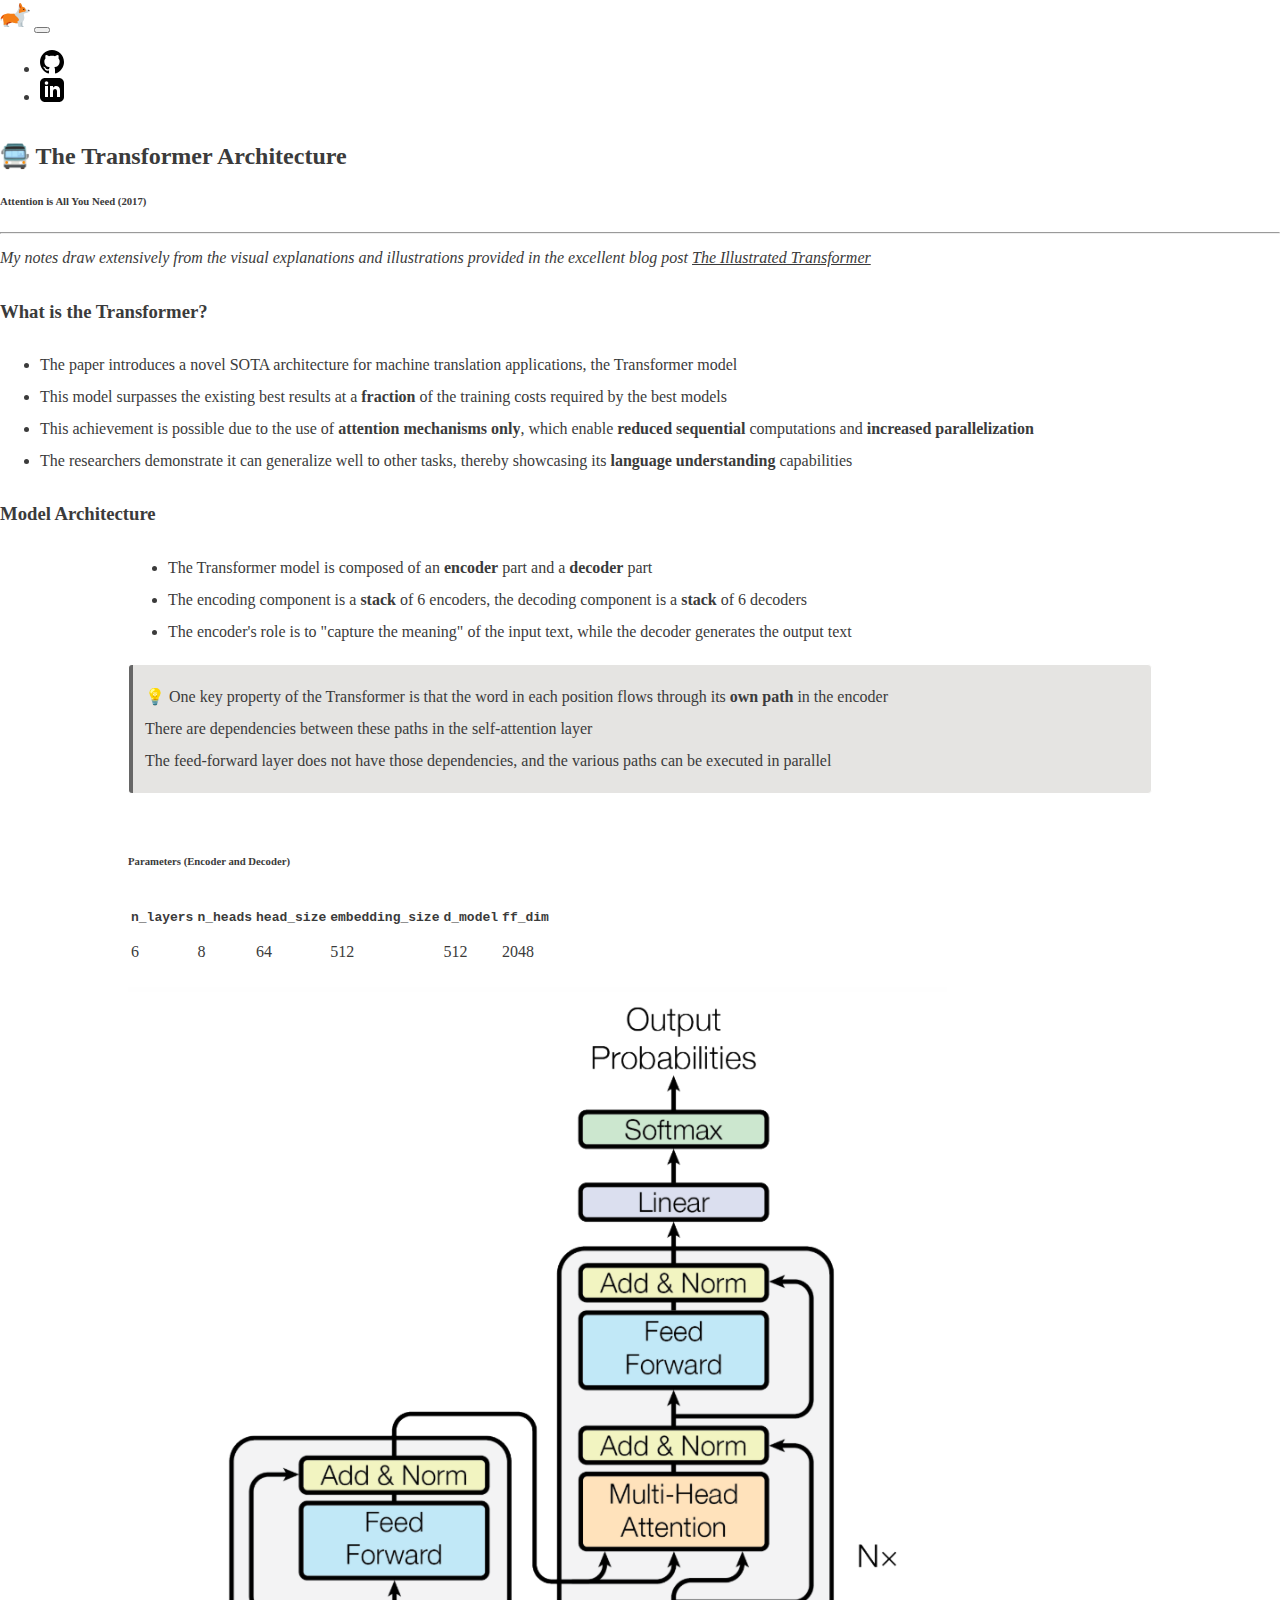
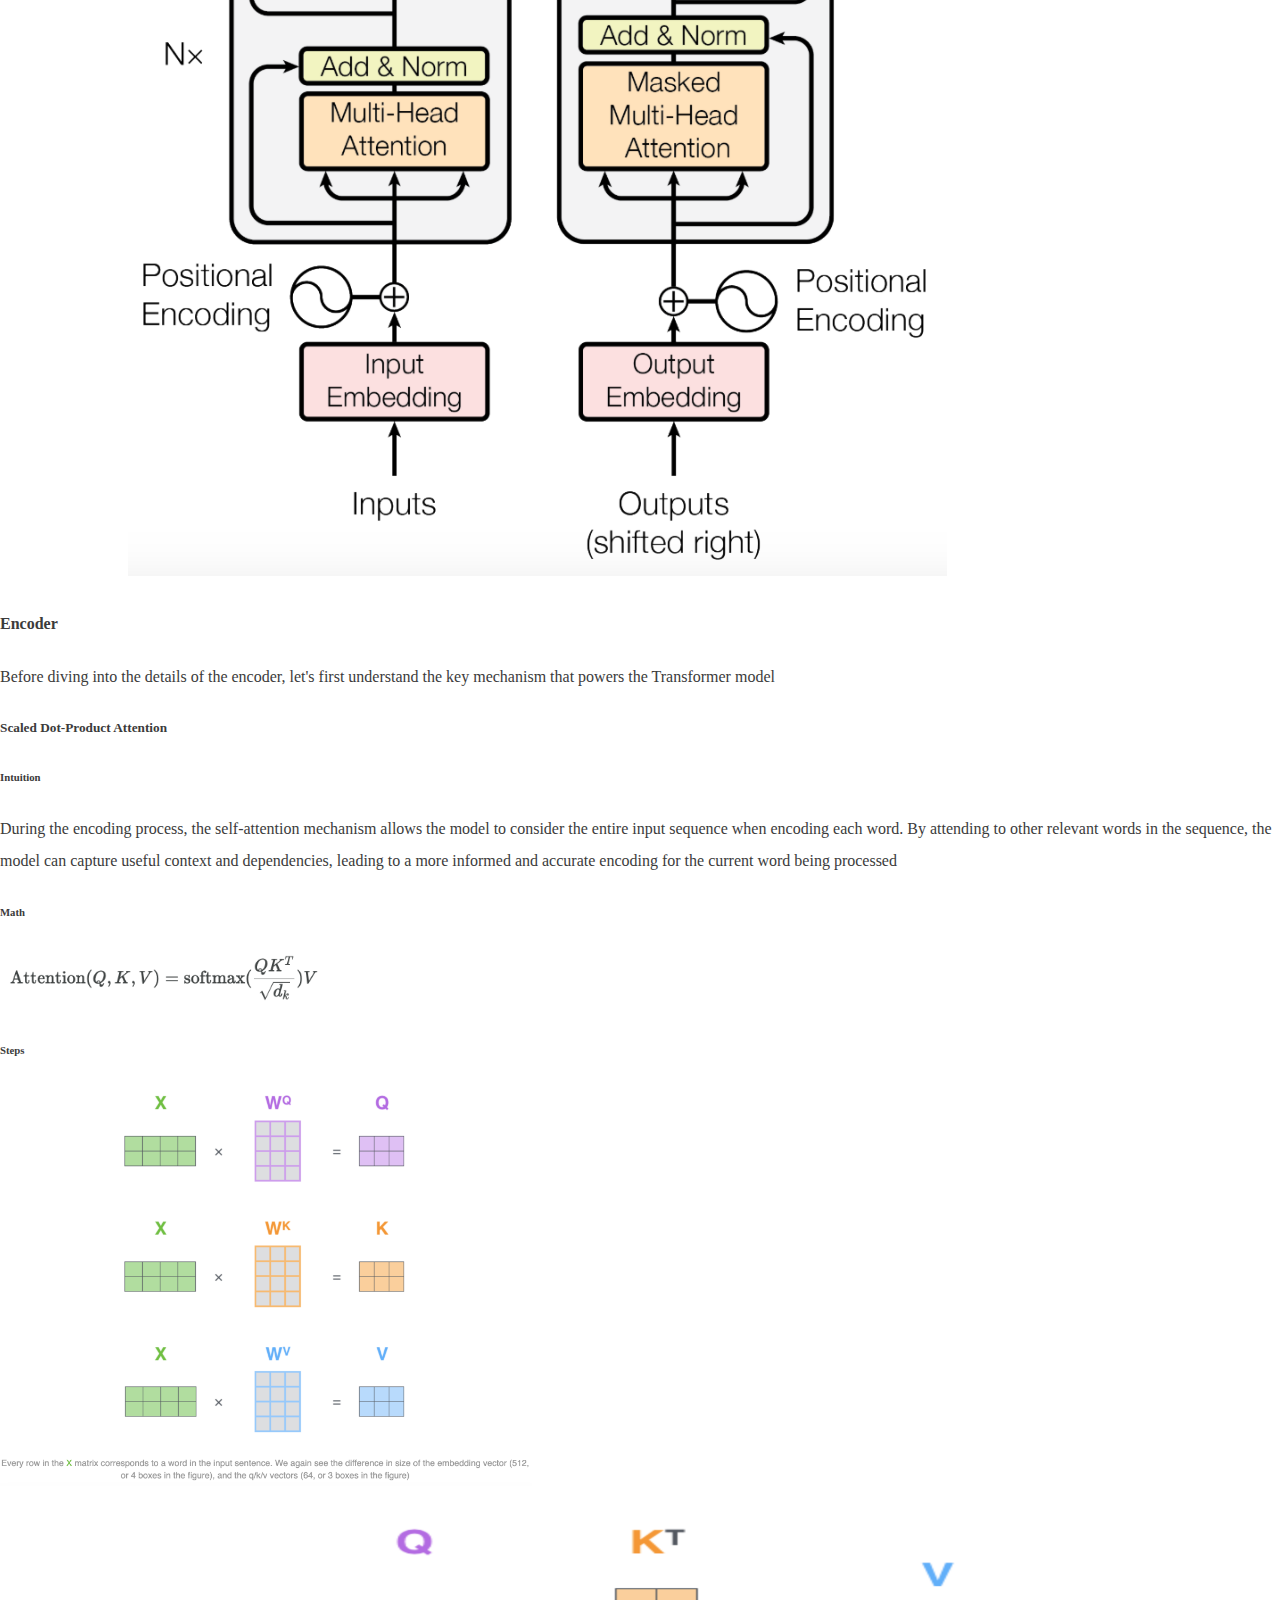
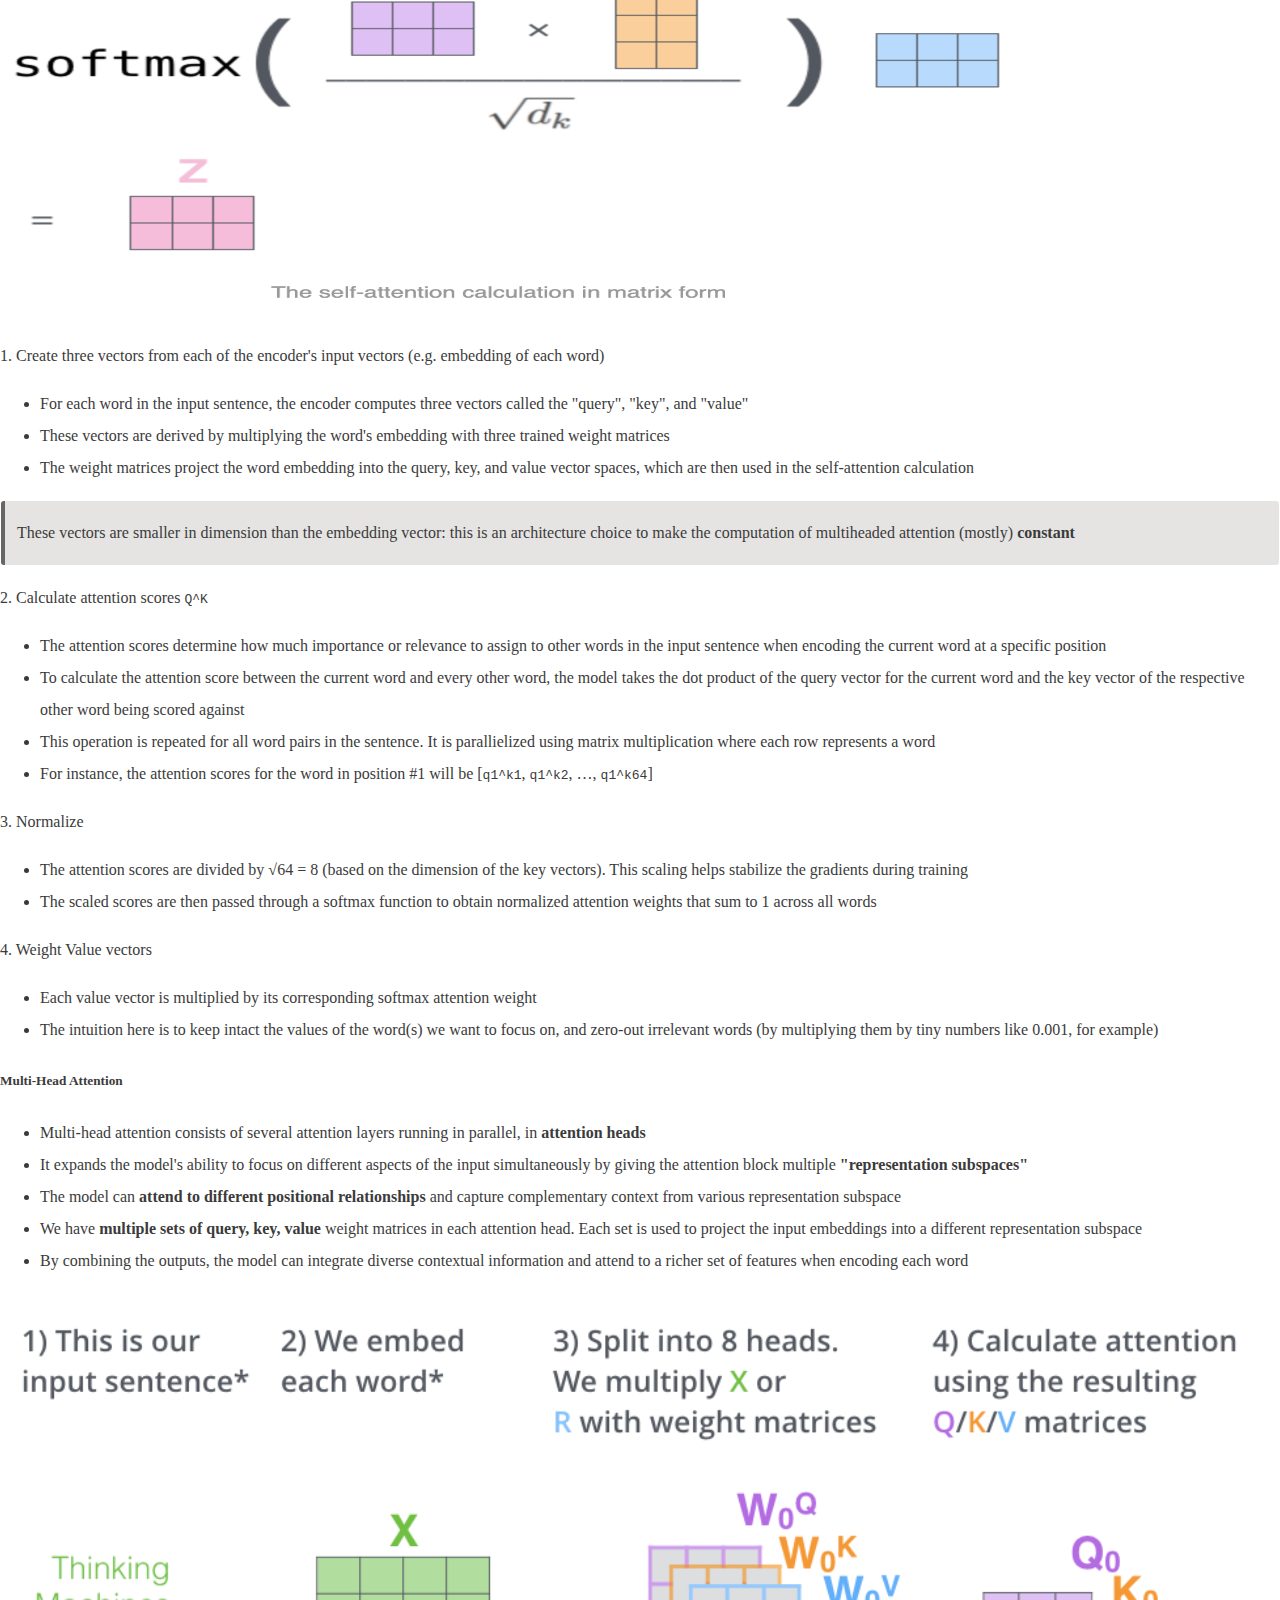
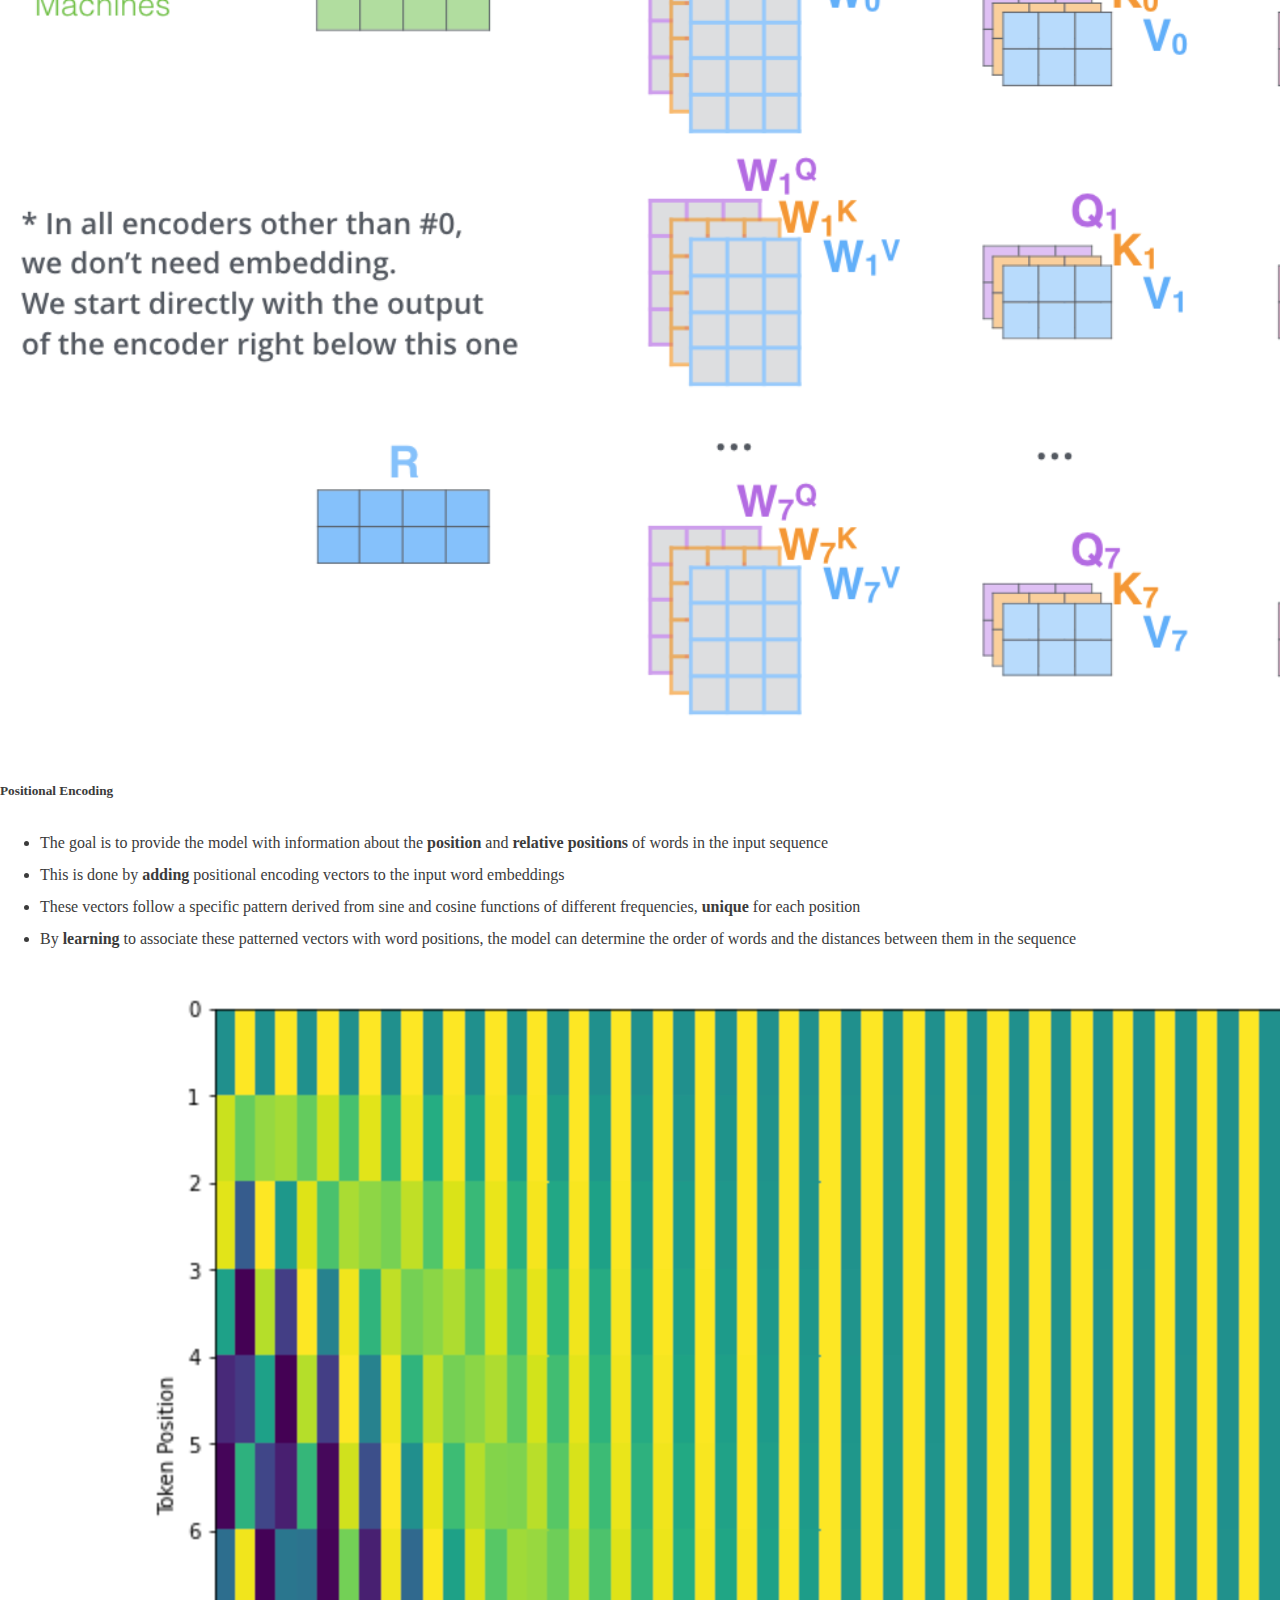
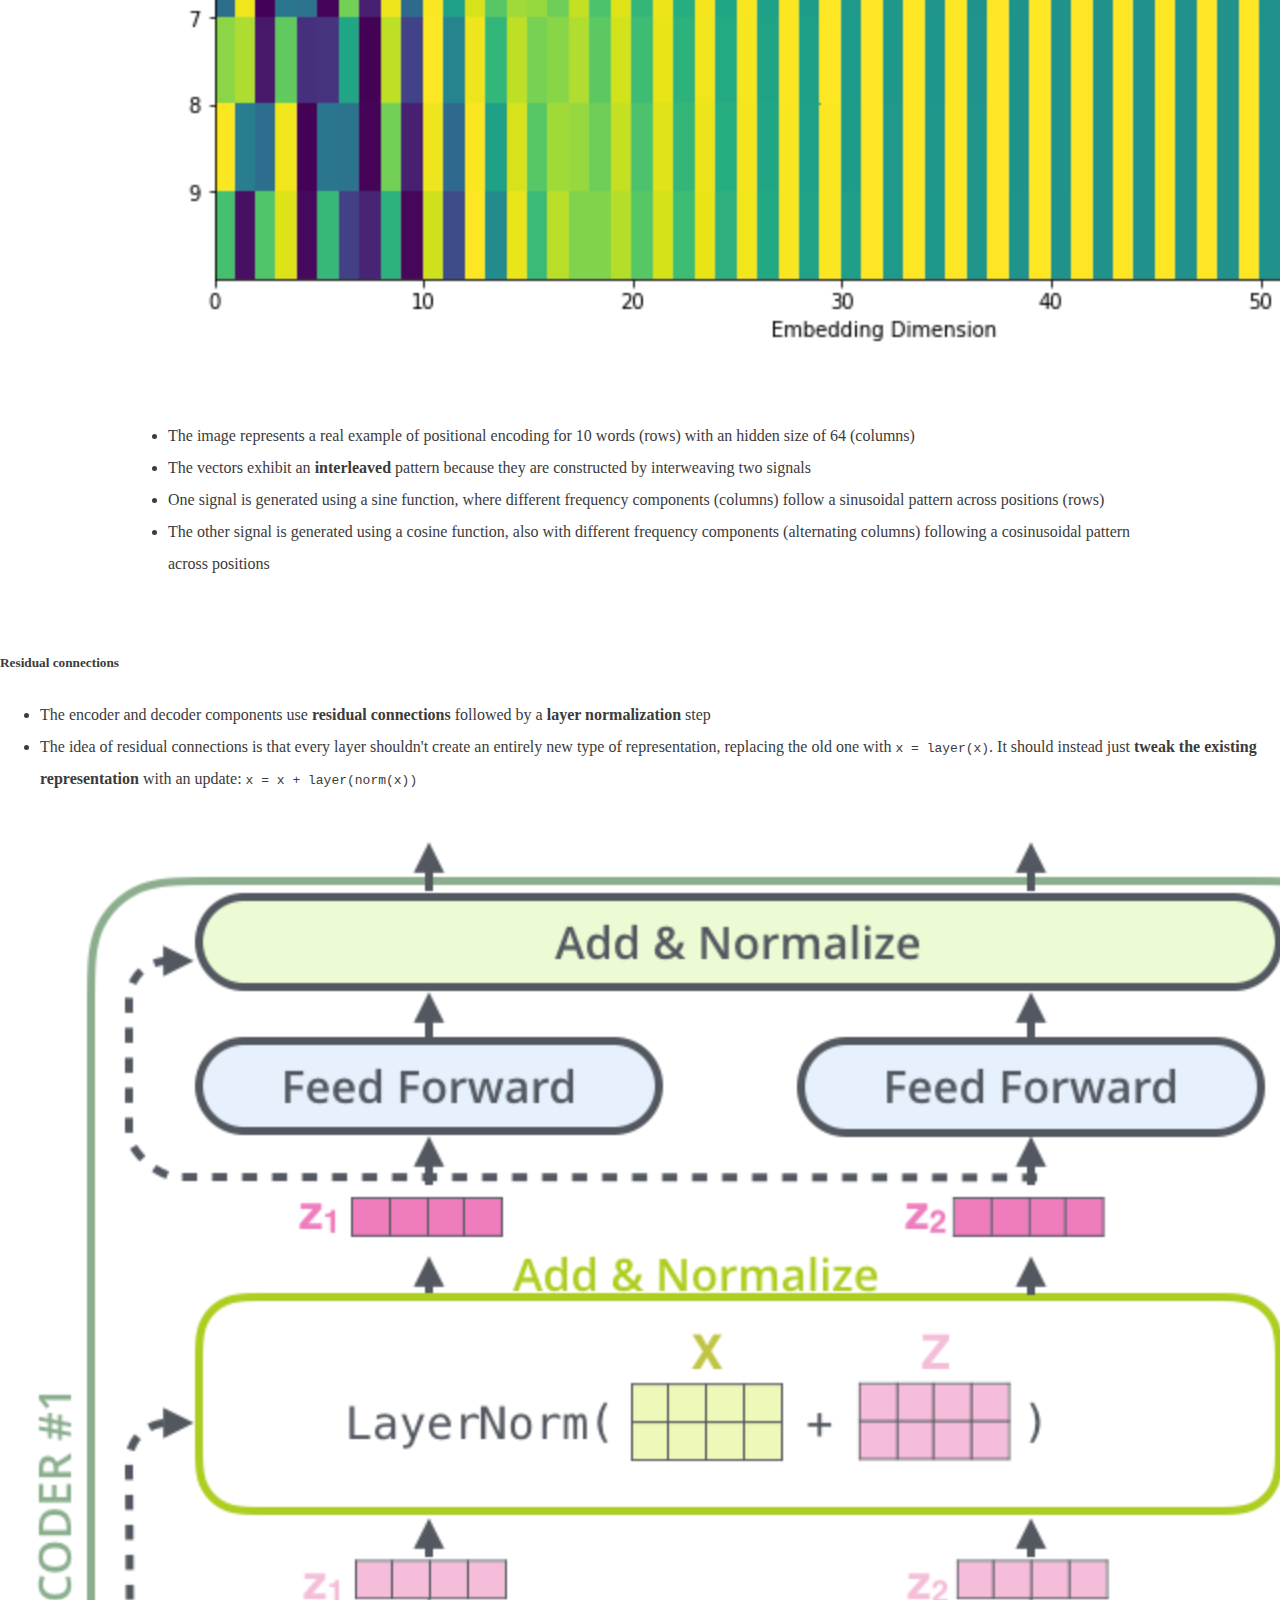
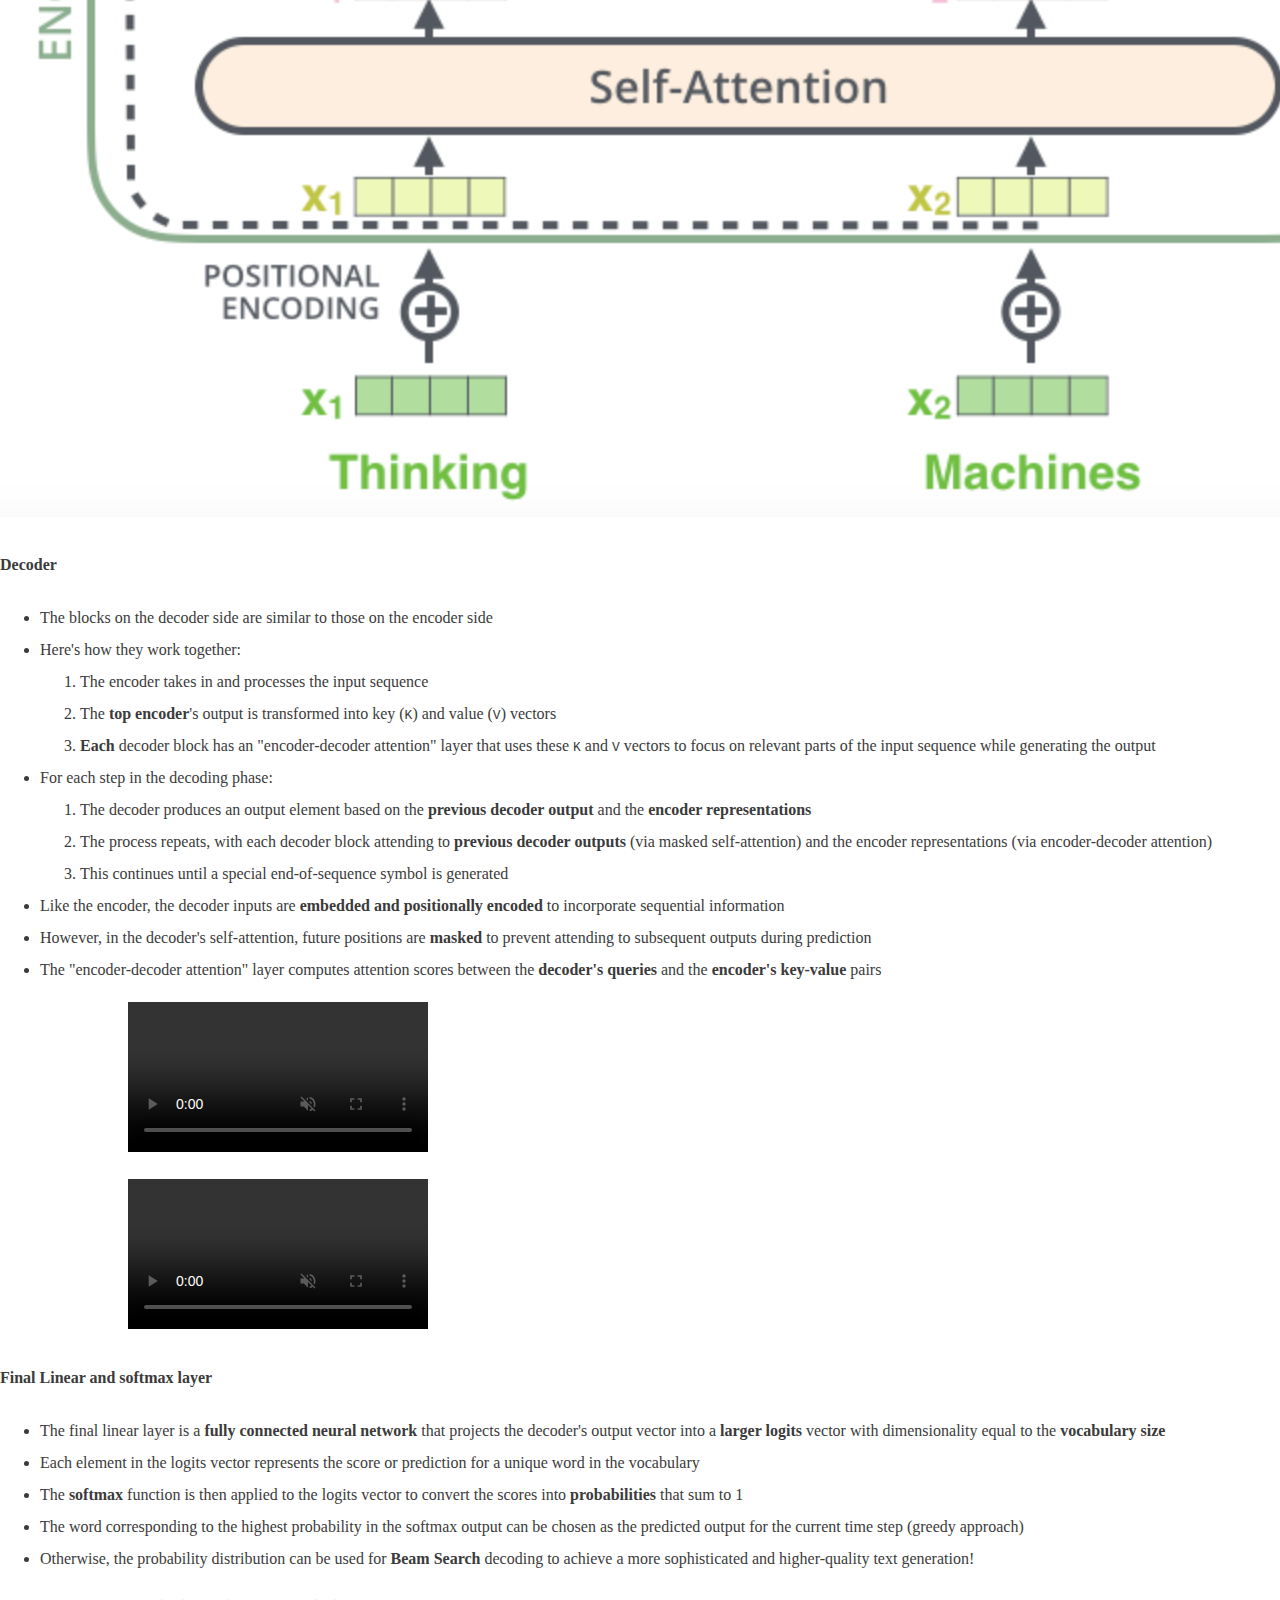
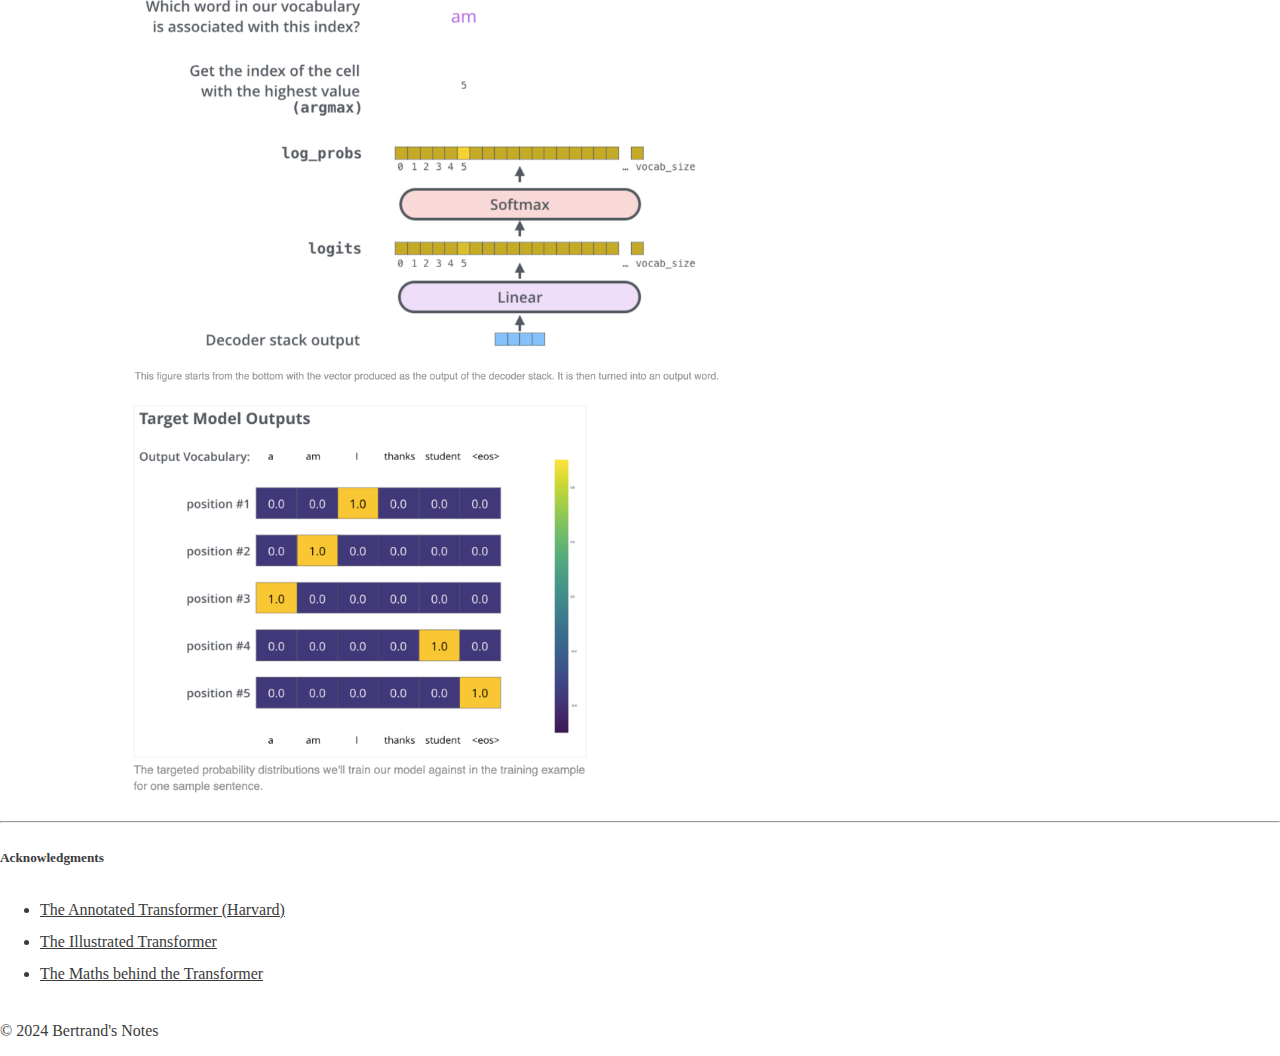
<file: notes/2024-05-21-transformer/index.html>
<!DOCTYPE html>
<html lang="en">
    <head>
        <meta charset="UTF-8">
        <meta http-equiv="X-UA-Compatible" content="IE=edge">
        <meta name="viewport" content="width=device-width, initial-scale=1.0">
        <title>Bertrand's Notes</title>
        <meta name="description" content="Notes & Thoughts">
        <meta name="author" content="Bertrand Thia">
        <link rel="canonical" href="https://bt2513.github.io/" />
        <link rel="icon" href="/assets/img/corgi-icon.svg">
        <link href="https://cdn.jsdelivr.net/npm/bootstrap@5.2.3/dist/css/bootstrap.min.css" rel="stylesheet"
          integrity="sha384-rbsA2VBKQhggwzxH7pPCaAqO46MgnOM80zW1RWuH61DGLwZJEdK2Kadq2F9CUG65" crossorigin="anonymous">
        <link rel="preconnect" href="https://fonts.googleapis.com">
        <link rel="preconnect" href="https://fonts.gstatic.com" crossorigin>
        <link href="https://fonts.googleapis.com/css2?family=Inter:wght@600&display=swap" rel="stylesheet">
        <link rel="stylesheet" href="/assets/css/style.css">
    </head>

    <body>
        <!-- NAVBAR -->
        <!-- NAVBAR -->
        <div class="row">
            <div class="col-sm"></div>
            <div class="col-sm-8">
                <nav class="navbar navbar-expand-lg">
                <div class="container">
                    <a class="navbar-brand" href="https://bt2513.github.io/"><img src="/assets/img/corgi-icon.svg" alt="Bertrand's Notes" width="30" height="30"></a>
                    <button class="navbar-toggler" type="button" data-bs-toggle="collapse" data-bs-target="#navbarSupportedContent"
                    aria-controls="navbarSupportedContent" aria-expanded="false" aria-label="Toggle navigation">
                    <span class="navbar-toggler-icon"></span>
                    </button>
                    <div class="collapse navbar-collapse" id="navbarSupportedContent">
                        <ul class="navbar-nav ms-auto mb-2 mb-lg-0">
                            <li class="nav-item">
                                <a class="nav-link" href="https://github.com/bt2513" target="_blank">
                                    <svg xmlns="http://www.w3.org/2000/svg" width="24" height="24" viewBox="0 0 24 24"><path d="M12 0c-6.626 0-12 5.373-12 12 0 5.302 3.438 9.8 8.207 11.387.599.111.793-.261.793-.577v-2.234c-3.338.726-4.033-1.416-4.033-1.416-.546-1.387-1.333-1.756-1.333-1.756-1.089-.745.083-.729.083-.729 1.205.084 1.839 1.237 1.839 1.237 1.07 1.834 2.807 1.304 3.492.997.107-.775.418-1.305.762-1.604-2.665-.305-5.467-1.334-5.467-5.931 0-1.311.469-2.381 1.236-3.221-.124-.303-.535-1.524.117-3.176 0 0 1.008-.322 3.301 1.23.957-.266 1.983-.399 3.003-.404 1.02.005 2.047.138 3.006.404 2.291-1.552 3.297-1.23 3.297-1.23.653 1.653.242 2.874.118 3.176.77.84 1.235 1.911 1.235 3.221 0 4.609-2.807 5.624-5.479 5.921.43.372.823 1.102.823 2.222v3.293c0 .319.192.694.801.576 4.765-1.589 8.199-6.086 8.199-11.386 0-6.627-5.373-12-12-12z"/></svg>
                                </a>
                            </li>
                            <li class="nav-item">
                                <a class="nav-link" href="https://www.linkedin.com/in/bertrand-thia/" target="_blank">
                                    <svg xmlns="http://www.w3.org/2000/svg" width="24" height="24" viewBox="0 0 24 24"><path d="M19 0h-14c-2.761 0-5 2.239-5 5v14c0 2.761 2.239 5 5 5h14c2.762 0 5-2.239 5-5v-14c0-2.761-2.238-5-5-5zm-11 19h-3v-11h3v11zm-1.5-12.268c-.966 0-1.75-.79-1.75-1.764s.784-1.764 1.75-1.764 1.75.79 1.75 1.764-.783 1.764-1.75 1.764zm13.5 12.268h-3v-5.604c0-3.368-4-3.113-4 0v5.604h-3v-11h3v1.765c1.396-2.586 7-2.777 7 2.476v6.759z"/></svg>
                                </a>
                            </li>
                        </ul>
                    </div>
                </div>
                </nav>
            </div>
            <div class="col-sm"></div>
        </div>
      
        <!-- MAIN CONTENT -->
        <div class="container mt-5">
            <!-- INTRO -->
            <h2 class="mb-4 text-center">🚍 The Transformer Architecture</h2>
            <h6>
            <div class="text-center mb-4"><a href="https://arxiv.org/pdf/1706.03762">Attention is All You Need (2017)</a></div>
            </h6>
            <hr>

            <div class="row">
                <div class="col-sm"></div>
                <div class="col-sm-8">
                    <!-- CONTENT -->
                    <div class="container article">
                        <i>My notes draw extensively from the visual explanations and illustrations provided in the excellent blog post <a href="https://jalammar.github.io/illustrated-transformer/"><u>The Illustrated Transformer</u></a></i>
                        <h3 class="mt-4">What is the Transformer?</h3>
                        <ul>
                            <li>The paper introduces a novel SOTA architecture for machine translation applications, the Transformer model</li>
                            <li>This model surpasses the existing best results at a <b>fraction</b> of the training costs required by the best models</li>
                            <li>This achievement is possible due to the use of <b>attention mechanisms only</b>, which enable <b>reduced sequential</b> computations and <b>increased parallelization</b></li>
                            <li>The researchers demonstrate it can generalize well to other tasks, thereby showcasing its <b>language understanding</b> capabilities</li>
                        </ul>
                        <h3>Model Architecture</h3>
                        <div class="row overflow-row">
                            <div class="col-sm-8">
                                <ul>
                                    <li>The Transformer model is composed of an <b>encoder</b> part and a <b>decoder</b> part</li>
                                    <li>The encoding component is a <b>stack</b> of 6 encoders, the decoding component is a <b>stack</b> of 6 decoders</li>
                                    <li>The encoder's role is to "capture the meaning" of the input text, while the decoder generates the output text</li>
                                </ul>
                                <div class="callout info">
                                    💡 One key property of the Transformer is that the word in each position flows through its <b>own path</b> in the encoder
                                    <br>There are dependencies between these paths in the self-attention layer
                                    <br>The feed-forward layer does not have those dependencies, and the various paths can be executed in parallel
                                </div>
                                <br>
                                <h6>Parameters (Encoder and Decoder)</h6>
                                <table class="table">
                                    <thead>
                                    <tr>
                                        <th scope="col"><code>n_layers</code></th>
                                        <th scope="col"><code>n_heads</code></th>
                                        <th scope="col"><code>head_size</code></th>
                                        <th scope="col"><code>embedding_size</code></th>
                                        <th scope="col"><code>d_model</code></th>
                                        <th scope="col"><code>ff_dim</code></th>
                                    </tr>
                                    </thead>
                                    <tbody>
                                    <tr>
                                        <td>6</td>
                                        <td>8</td>
                                        <td>64</td>
                                        <td>512</td>
                                        <td>512</td>
                                        <td>2048</td>
                                    </tr>
                                    </tbody>
                                </table>
                            </div>
                            <div class="col-sm">
                                <p>
                                <img src="/notes/2024-05-21-transformer/transformer-architecture.png" class="img-fluid" width="80%">
                                </p>
                            </div>
                        </div>

                        <h4 class="mt-4">Encoder</h4>
                        <p>Before diving into the details of the encoder, let's first understand the key mechanism that powers the Transformer model</p>
                        <h5>Scaled Dot-Product Attention</h5>
                        <h6>Intuition</h6>
                        <p>During the encoding process, the self-attention mechanism allows the model to consider the entire input sequence when encoding 
                            each word. By attending to other relevant words in the sequence, the model can capture useful context and dependencies, 
                            leading to a more informed and accurate encoding for the current word being processed
                        </p>
                        <h6>Math</h6>
                        <p>
                            <img src="/notes/2024-05-21-transformer/scaled-dot-product.png" class="img-fluid" style="max-height: 55px;">
                        </p>
                        <h6>Steps</h6>
                        <div class="row">
                            <div class="col-sm d-flex justify-content-center align-items-center">
                            <p><img src="/notes/2024-05-21-transformer/attention-matrix-1.png" class="img-fluid" style="max-height: 400px;"></p>
                            </div>
                            <div class="col-sm d-flex justify-content-center align-items-center">
                                <p><img src="/notes/2024-05-21-transformer/attention-matrix-2.png" class="img-fluid" width="80%" style="max-height: 400px;"></p>
                            </div>
                        </div>
                        1. Create three vectors from each of the encoder's input vectors (e.g. embedding of each word)</li>
                        <ul>
                            <li>For each word in the input sentence, the encoder computes three vectors called the "query", "key", and "value"</li>
                            <li>These vectors are derived by multiplying the word's embedding with three trained weight matrices</li>
                            <li>The weight matrices project the word embedding into the query, key, and value vector spaces, which are then used in the 
                                self-attention calculation
                            </li>    
                        </ul>
                        <p>
                        <div class="callout info">
                            These vectors are smaller in dimension than the embedding vector: this is an architecture choice to make the 
                            computation of multiheaded attention (mostly) <b>constant</b>
                        </div>
                        </p>
                        2. Calculate attention scores <code>Q^K</code></li>
                        <ul>
                            <li>The attention scores determine how much importance or relevance to assign to other words in the input sentence 
                                when encoding the current word at a specific position
                            </li>
                            <li>To calculate the attention score between the current word and every other word, the model takes the dot product 
                                of the query vector for the current word and the key vector of the respective other word being scored against
                            </li>
                            <li>This operation is repeated for all word pairs in the sentence. It is parallielized using matrix multiplication
                                where each row represents a word
                            </li>
                            <li>For instance, the attention scores for the word in position #1 will be [<code>q1^k1</code>, <code>q1^k2</code>,
                                    …, <code>q1^k64</code>]
                            </li>
                        </ul>
                        3. Normalize
                        <ul>
                            <li>The attention scores are divided by √64 = 8 (based on the dimension of the key vectors).
                                This scaling helps stabilize the gradients during training
                            </li>
                            <li>The scaled scores are then passed through a softmax function to obtain normalized attention weights that sum to 1 
                                across all words
                            </li>
                        </ul>
                        4. Weight Value vectors
                        <ul>
                            <li>Each value vector is multiplied by its corresponding softmax attention weight</li>
                            <li>The intuition here is to keep intact the values of the word(s) we want to focus on, 
                                and zero-out irrelevant words (by multiplying them by tiny numbers like 0.001, for example)
                            </li>
                        </ul>

                        <h5>Multi-Head Attention</h5>
                            <ul>
                                <li>Multi-head attention consists of several attention layers running in parallel, in <b>attention heads</b></li>
                                <li>It expands the model's ability to focus on different aspects of the input simultaneously by giving 
                                    the attention block multiple <b>"representation subspaces"</b>
                                </li>
                                <li>The model can <b>attend to different positional relationships</b> and capture complementary context from various 
                                    representation subspace
                                </li>
                                <li>We have <b>multiple sets of query, key, value</b> weight matrices in each attention head. 
                                    Each set is used to project the input embeddings into a different representation subspace
                                </li>
                                <li>By combining the outputs, the model can integrate diverse contextual information and attend to a richer set of 
                                    features when encoding each word
                                </li>
                            </ul>
                            <p class="d-flex justify-content-center align-items-center">
                            <img src="/notes/2024-05-21-transformer/multi-head-attention.png" class="img-fluid" style="max-width: 200;">
                            </p>
                        <h5>Positional Encoding</h5>
                            <ul>
                                <li>The goal is to provide the model with information about the <b>position</b> and <b>relative positions</b> of words in the input sequence</li>
                                <li>This is done by <b>adding</b> positional encoding vectors to the input word embeddings</li>
                                <li>These vectors follow a specific pattern derived from sine and cosine functions of different frequencies, <b>unique</b> for each position</li>
                                <li>By <b>learning</b> to associate these patterned vectors with word positions, the model can determine the order of words and the distances between them in the sequence</li>
                            </ul>
                            <div class="row overflow-row">
                                <div class="col-sm">
                                    <img src="/notes/2024-05-21-transformer/positional-encoding.png" class="img-fluid">
                                </div>
                                <div class="col-sm">
                                    <br>
                                    <ul>
                                        <li>The image represents a real example of positional encoding for 10 words (rows) with an hidden size of 64 (columns)</li>
                                        <li>The vectors exhibit an <b>interleaved</b> pattern because they are constructed by interweaving two signals</li>
                                        <li>One signal is generated using a sine function, where different frequency components (columns) follow a sinusoidal pattern across positions (rows)</li>
                                        <li>The other signal is generated using a cosine function, also with different frequency components (alternating columns) following a cosinusoidal pattern across positions</li>
                                    </ul>
                                </div>
                            </div>
                            <br>

                        <h5>Residual connections</h5>
                        <div class="row">
                            <div class="col-sm-8 d-flex justify-content-center align-items-center">
                                <ul>
                                    <li>The encoder and decoder components use <b>residual connections</b> followed by a <b>layer normalization</b> step</li>
                                    <li>The idea of residual connections is that every layer shouldn't create an entirely new type of representation, 
                                        replacing the old one with <code>x = layer(x)</code>. It should instead just <b>tweak the existing representation</b> 
                                        with an update: <code>x = x + layer(norm(x))</code></li>
                                </ul>
                            </div>
                            <div class="col-sm d-flex justify-content-center align-items-center">
                                <p><img src="/notes/2024-05-21-transformer/residuals.png" class="img-fluid"></p>
                            </div>
                        </div>

                        <h4>Decoder</h4>
                        <ul>
                            <li>The blocks on the decoder side are similar to those on the encoder side</li>
                            <li>Here's how they work together:</li>
                            <ol>
                                <li>The encoder takes in and processes the input sequence</li>
                                <li>The <b>top encoder</b>'s output is transformed into key (<code>K</code>) and value (<code>V</code>) vectors</li>
                                <li><b>Each</b> decoder block has an "encoder-decoder attention" layer that uses these <code>K</code> and <code>V</code> vectors to focus on relevant parts of the input sequence while generating the output</li>
                            </ol>
                            <li>For each step in the decoding phase:</li>
                            <ol>
                                <li>The decoder produces an output element based on the <b>previous decoder output</b> and the <b>encoder representations</b></li>
                                <li>The process repeats, with each decoder block attending to <b>previous decoder outputs</b> (via masked self-attention) and the encoder representations (via encoder-decoder attention)</li>
                                <li>This continues until a special end-of-sequence symbol is generated</li>
                            </ol>
                            <li>Like the encoder, the decoder inputs are <b>embedded and positionally encoded</b> to incorporate sequential information</li>
                            <li>However, in the decoder's self-attention, future positions are <b>masked</b> to prevent attending to subsequent outputs during prediction</li>
                            <li>The "encoder-decoder attention" layer computes attention scores between the <b>decoder's queries</b> and the <b>encoder's key-value</b> pairs</li>
                        </ul>
                        <div class="row overflow-row">
                            <div class="col-sm d-flex justify-content-center">
                                <p><video src="https://raw.githubusercontent.com/bt2513/bt2513.github.io/main/notes/2024-05-21-transformer/decoder-1.mov" class="img-fluid" controls autoplay muted></video></p>
                            </div>
                            <div class="col-sm d-flex justify-content-center">
                                <p><video src="https://raw.githubusercontent.com/bt2513/bt2513.github.io/main/notes/2024-05-21-transformer/decoder-2.mov" class="img-fluid" controls autoplay muted></video></p>
                            </div>
                        </div>

                        <h4>Final Linear and softmax layer</h4>
                        <ul>
                            <li>The final linear layer is a <b>fully connected neural network</b> that projects the decoder's output vector into a <b>larger logits</b> vector with dimensionality equal to the <b>vocabulary size</b></li>
                            <li>Each element in the logits vector represents the score or prediction for a unique word in the vocabulary</li>
                            <li>The <b>softmax</b> function is then applied to the logits vector to convert the scores into <b>probabilities</b> that sum to 1</li>
                            <li>The word corresponding to the highest probability in the softmax output can be chosen as the predicted output for the current time step (greedy approach)</li>
                            <li>Otherwise, the probability distribution can be used for <b>Beam Search</b> decoding to achieve a more sophisticated and higher-quality text generation!</li>
                        </ul>
                    
                        <div class="row overflow-row">
                            <div class="col-sm d-flex justify-content-center align-items-center">
                                <img src="/notes/2024-05-21-transformer/final-layer.png" class="img-fluid" style="max-height: 400px;">
                            </div>
                            <div class="col-sm d-flex justify-content-center align-items-center">
                                <img src="/notes/2024-05-21-transformer/output-example.png" class="img-fluid" style="max-height: 400px;">
                            </div>
                        </div>

                        <!-- RESSOURCES  -->
                        <hr>

                        <h5>Acknowledgments</h5>
                        <ul>
                            <li><a href="https://nlp.seas.harvard.edu/annotated-transformer/"><u>The Annotated Transformer (Harvard)</u></a></li>
                            <li><a href="https://jalammar.github.io/illustrated-transformer/"><u>The Illustrated Transformer</u></a></li>
                            <li><a href="https://osanseviero.github.io/hackerllama/blog/posts/random_transformer/#self-attention"><u>The Maths behind the Transformer</u></a></li>
                        </ul>
                    </div>
                </div>
                <div class="col-sm"></div>
            </div>
        </div>

        <!-- FOOTER -->
        <footer class="footer">
            <div class="container text-center mt-4">
                <span>&copy; 2024 <a href="https://bt2513.github.io/">Bertrand's Notes</a></span>
            </div>
        </footer>

        <script src="https://cdn.jsdelivr.net/npm/bootstrap@5.2.3/dist/js/bootstrap.bundle.min.js"
        integrity="sha384-kenU1KFdBIe4zVF0s0G1M5b4hcpxyD9F7jL+jjXkk+Q2h455rYXK/7HAuoJl+0I4" crossorigin="anonymous">
        </script>
    </body>
  
  </html>
</file>
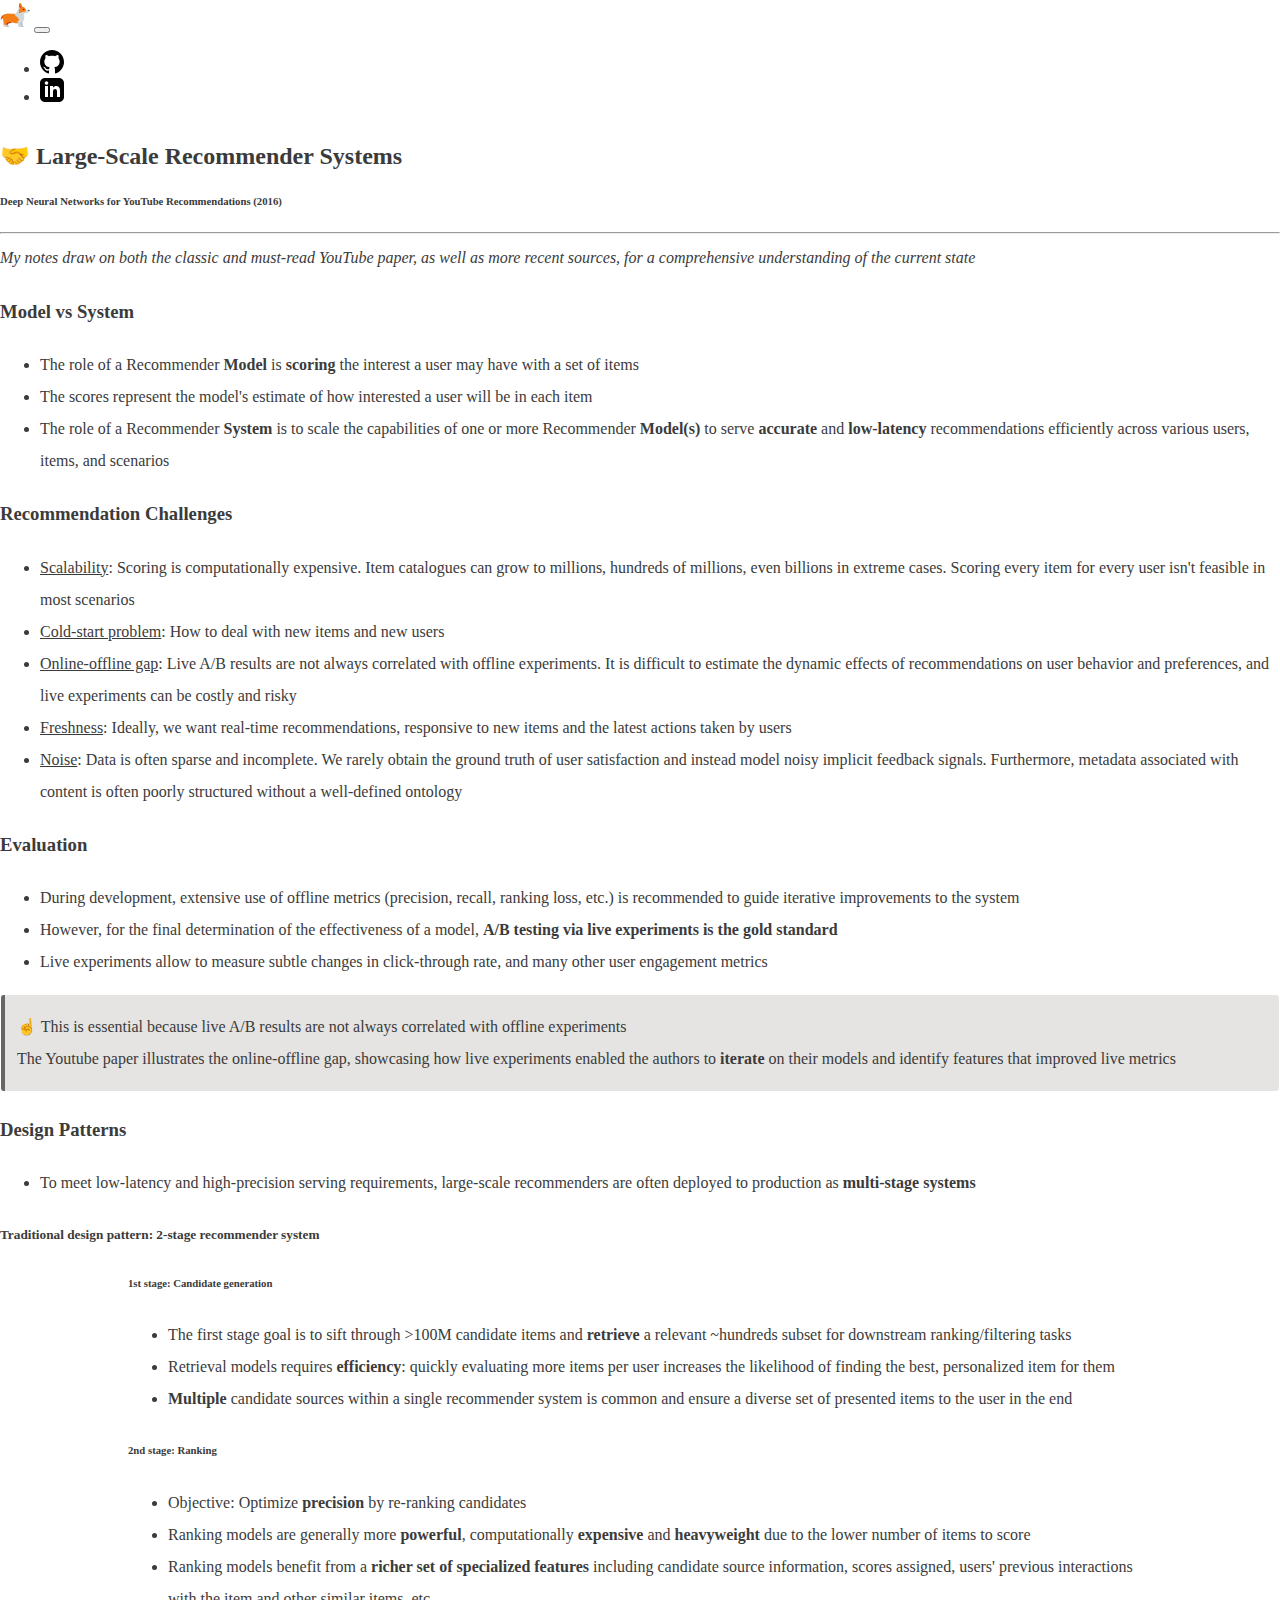
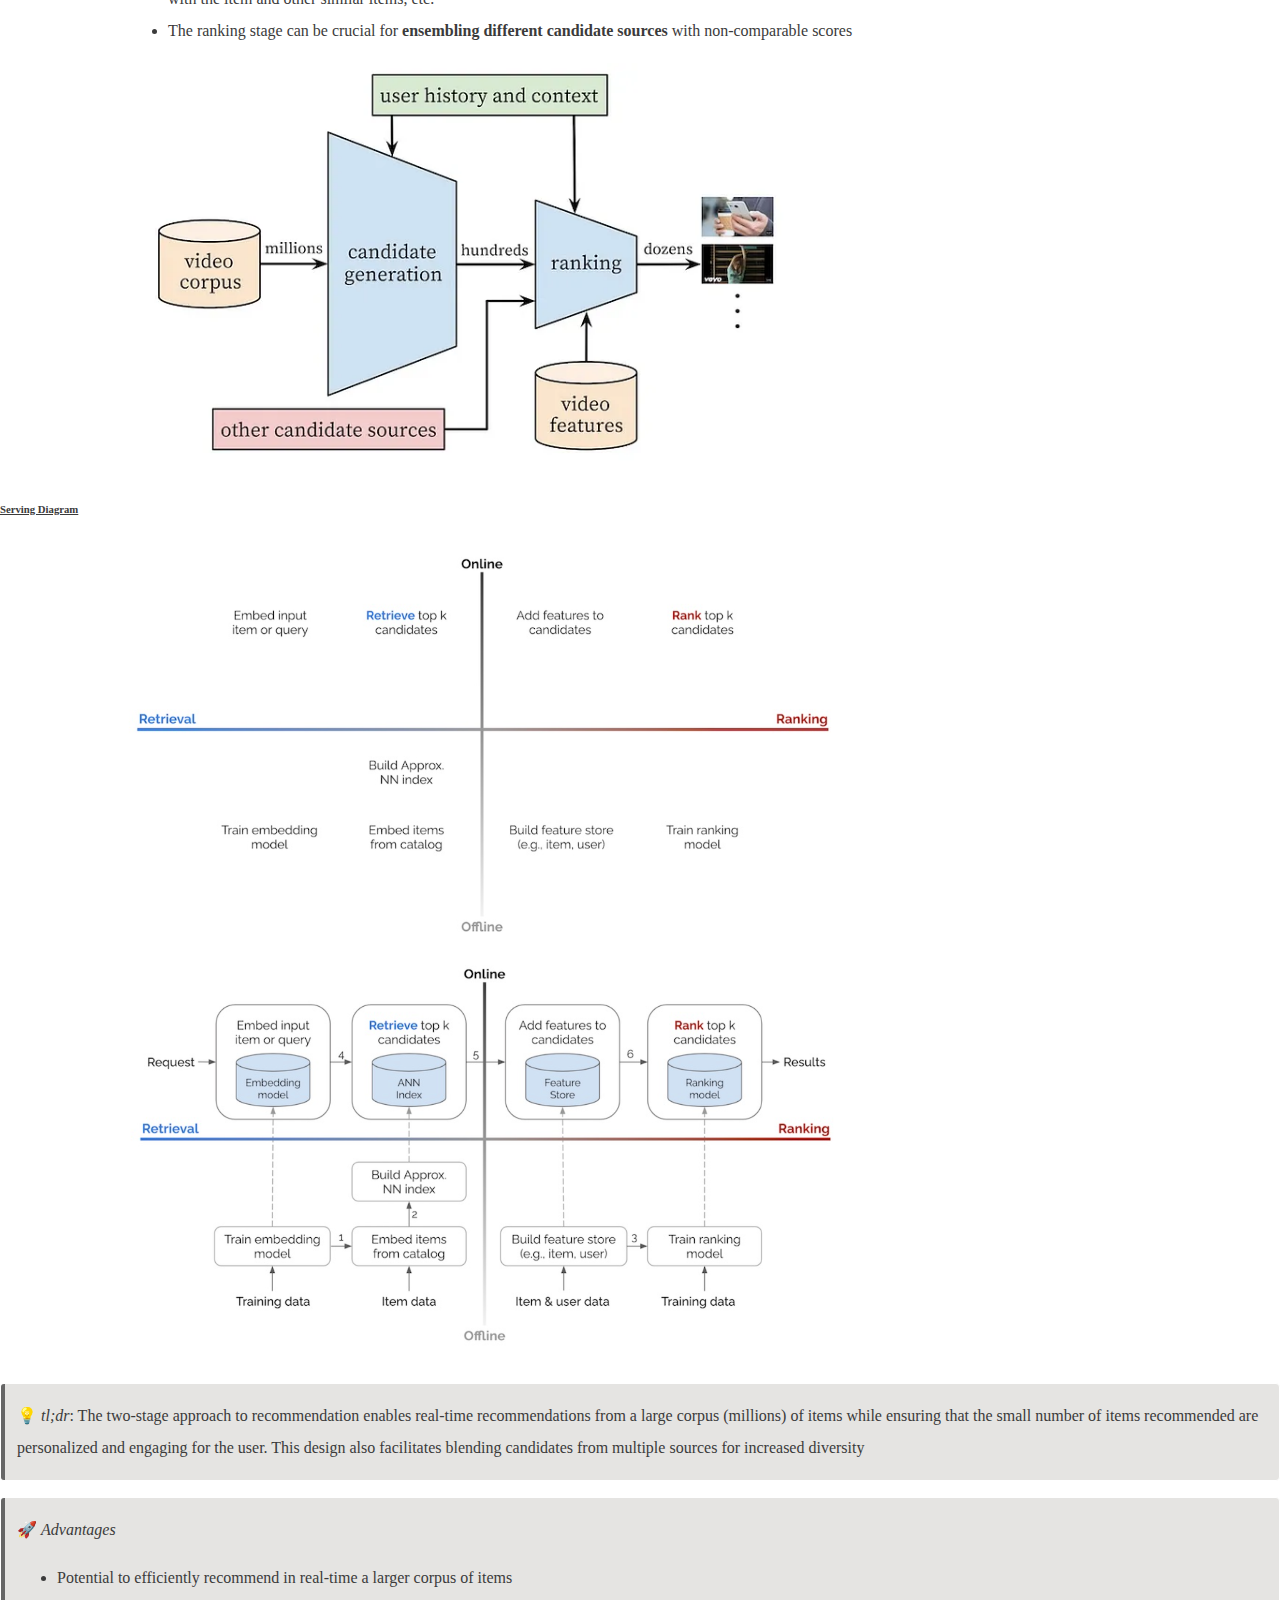
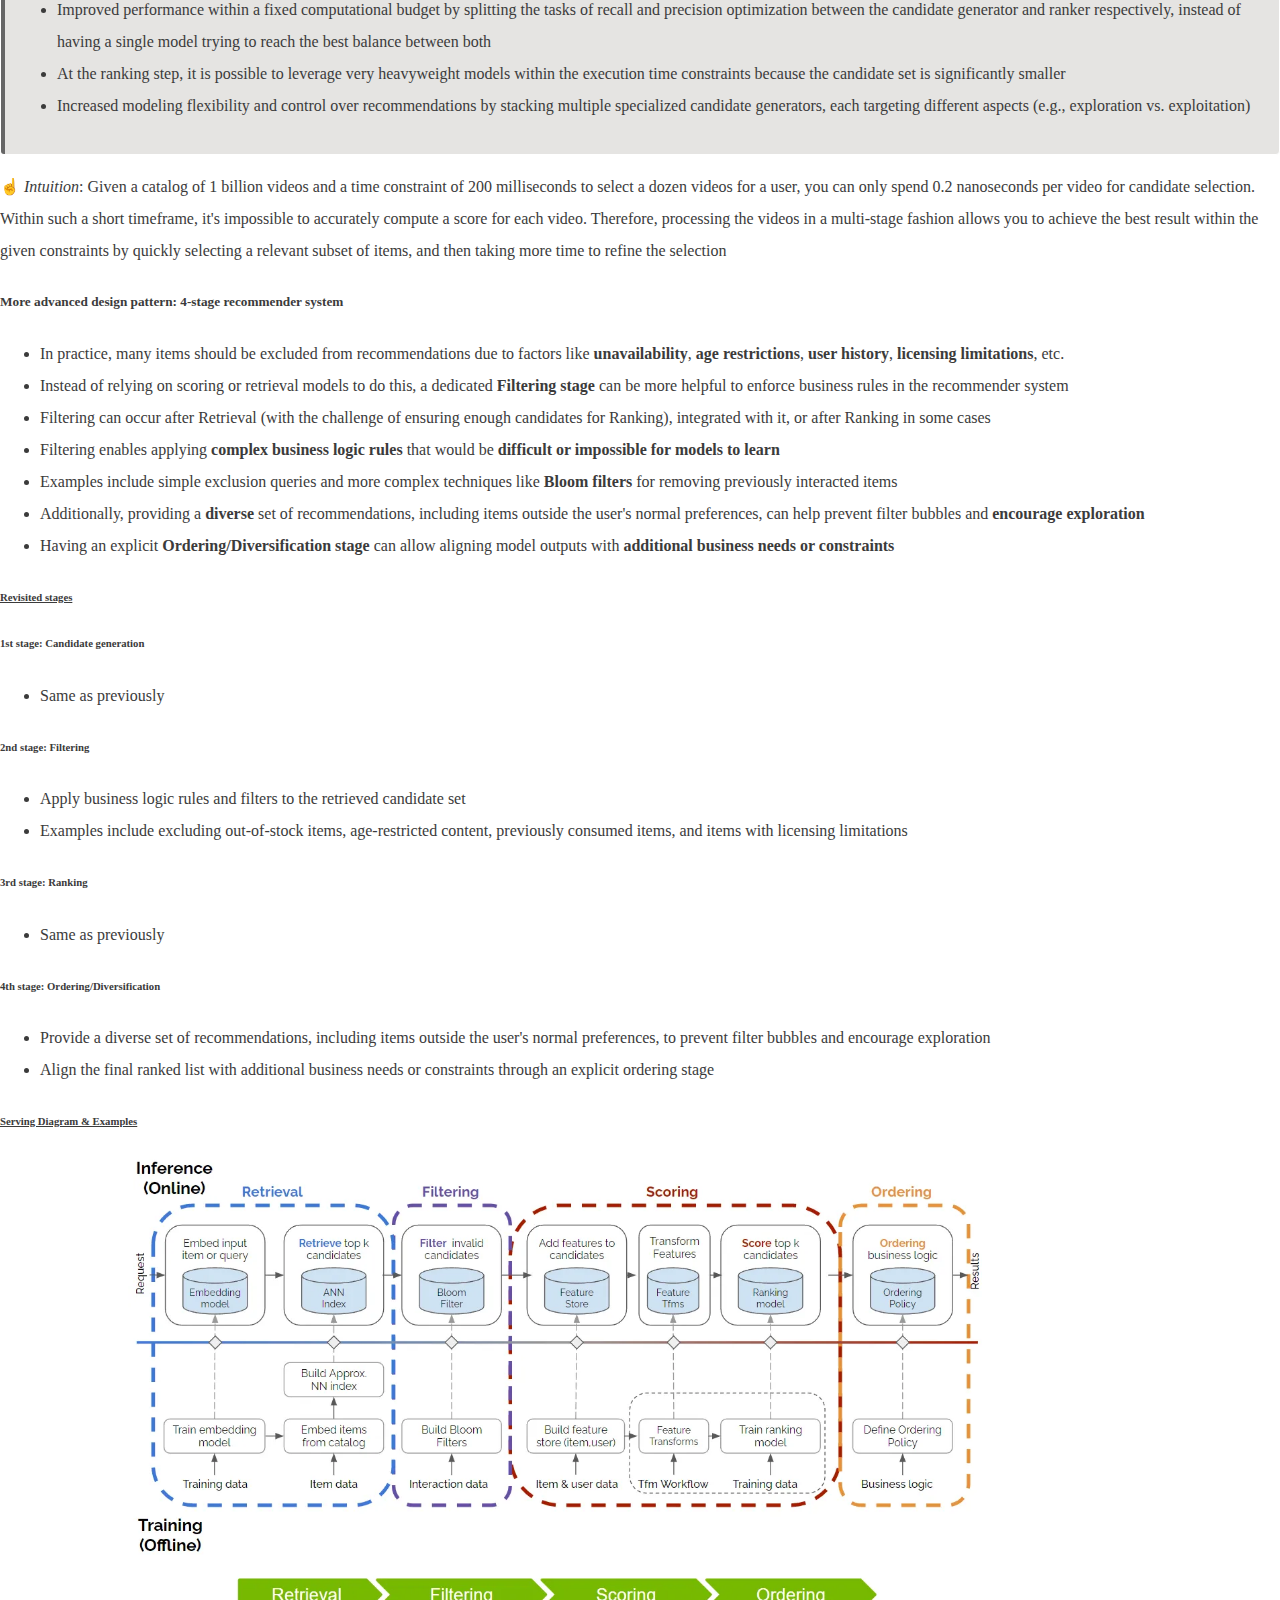
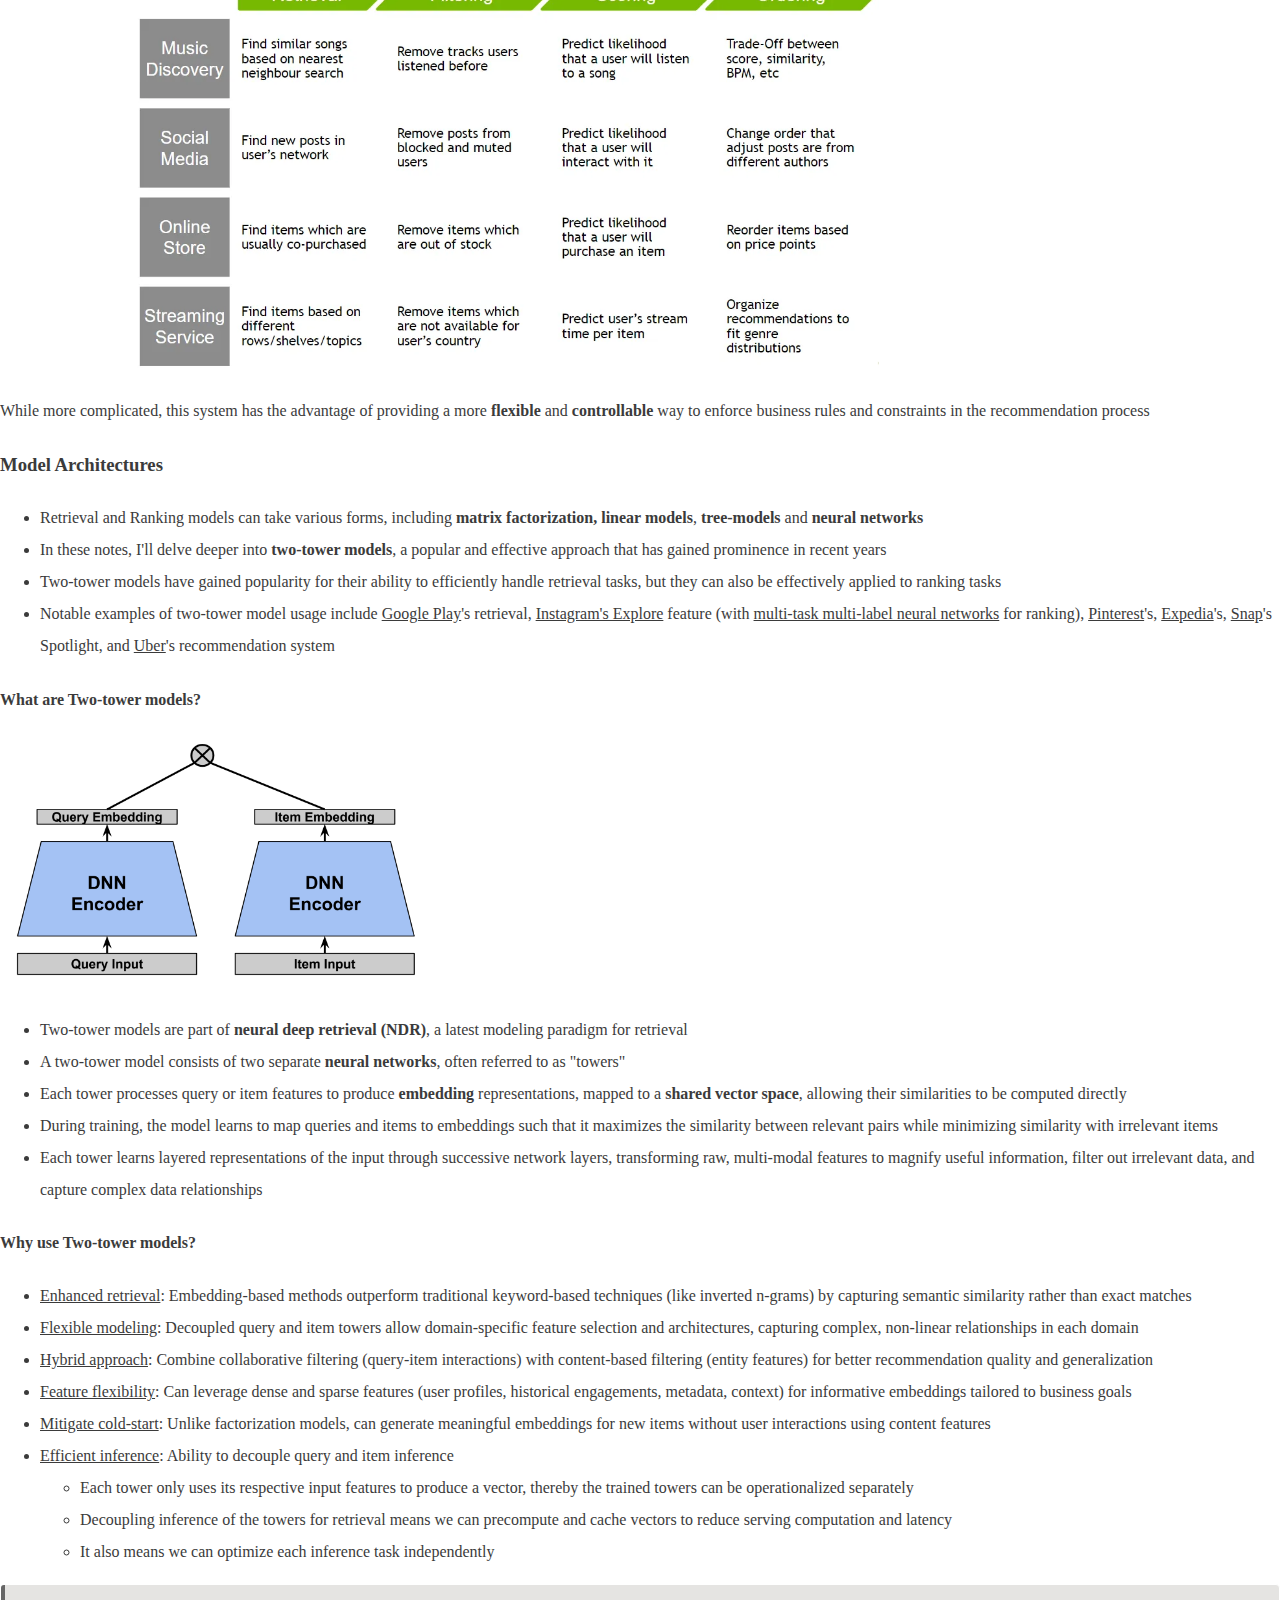
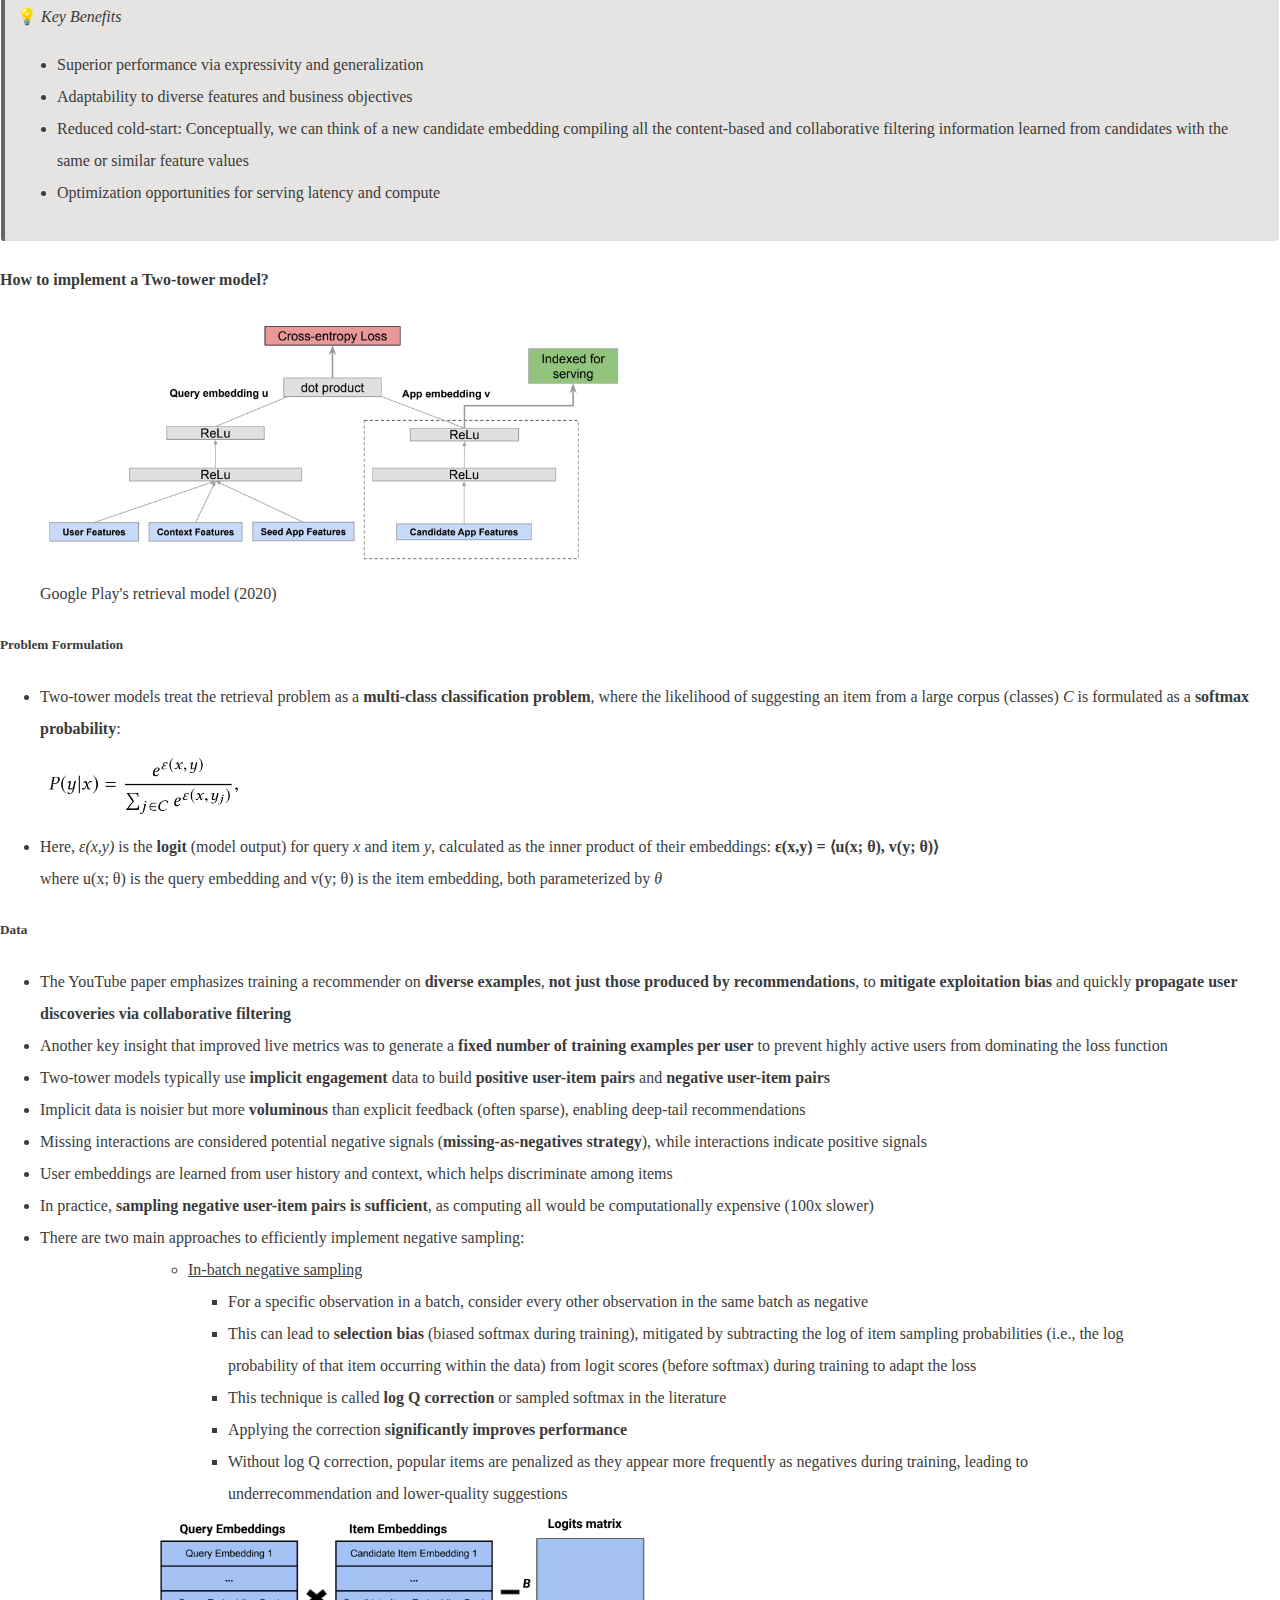
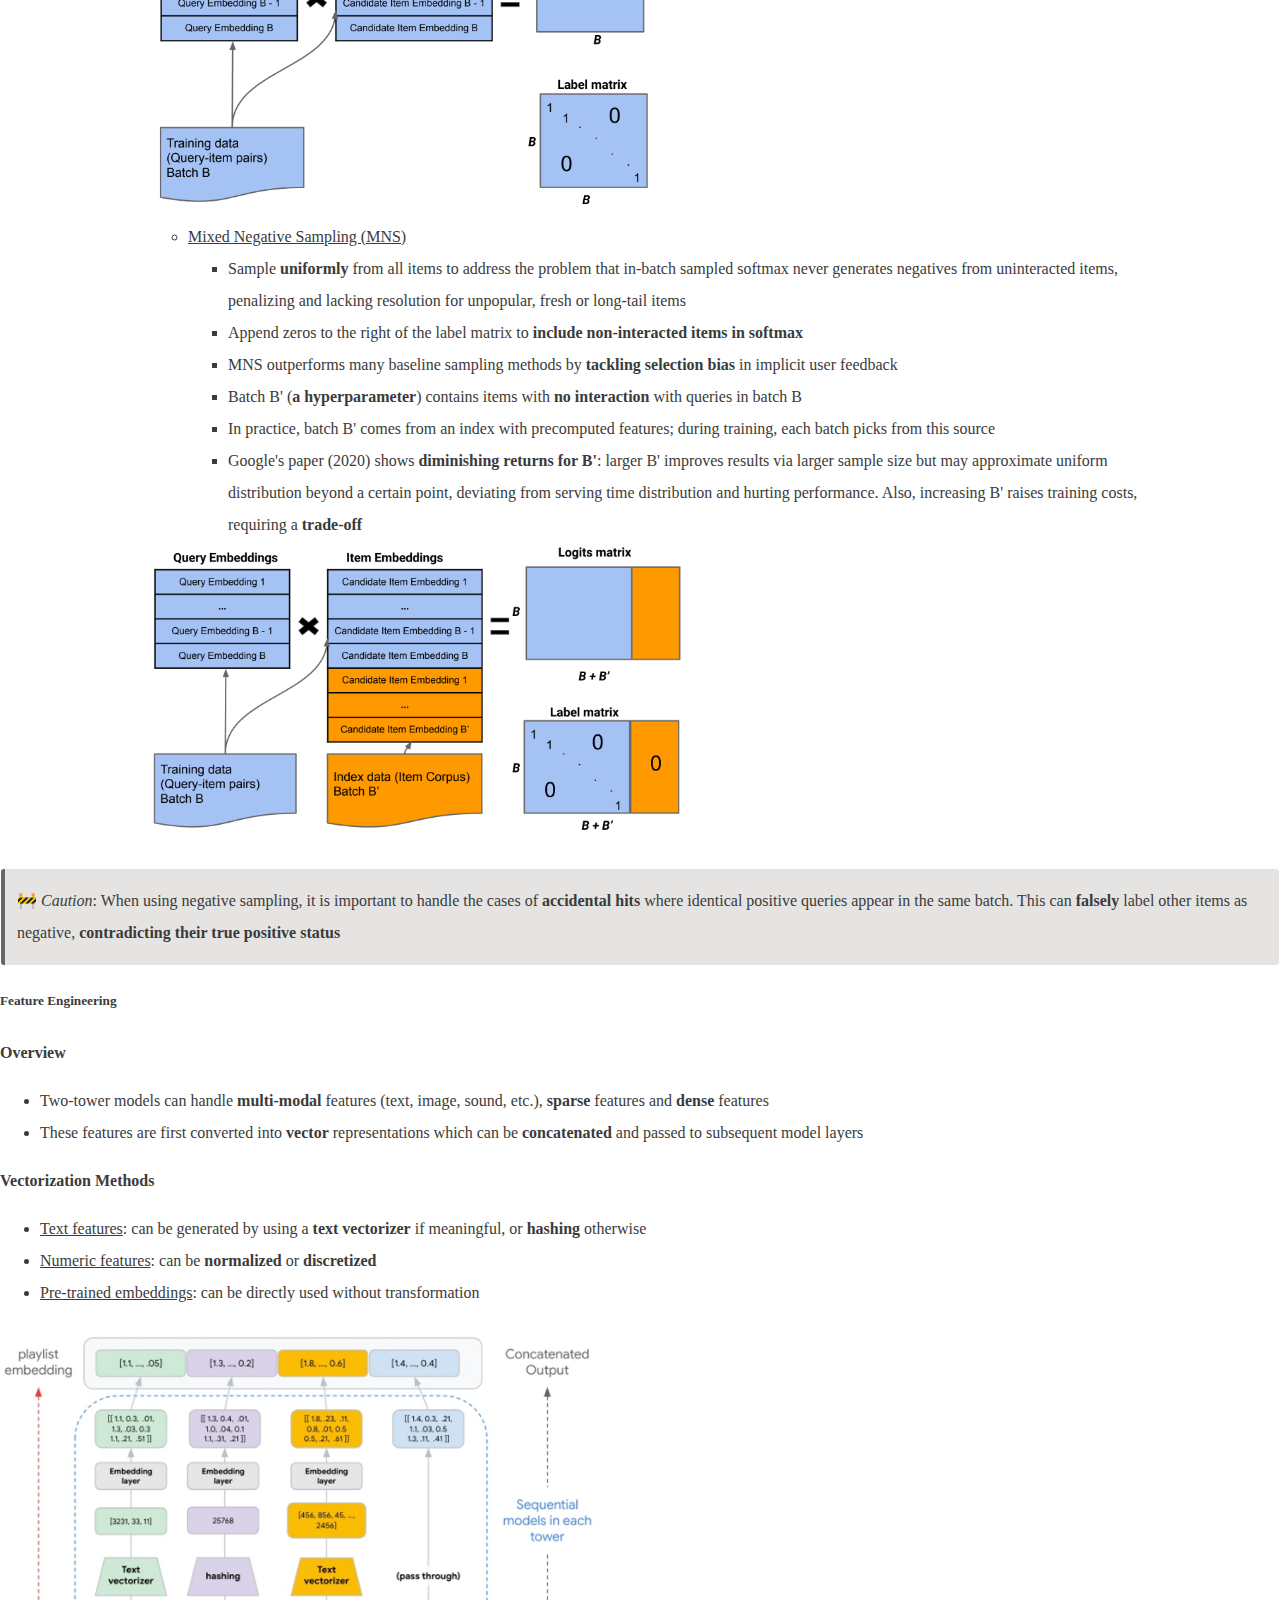
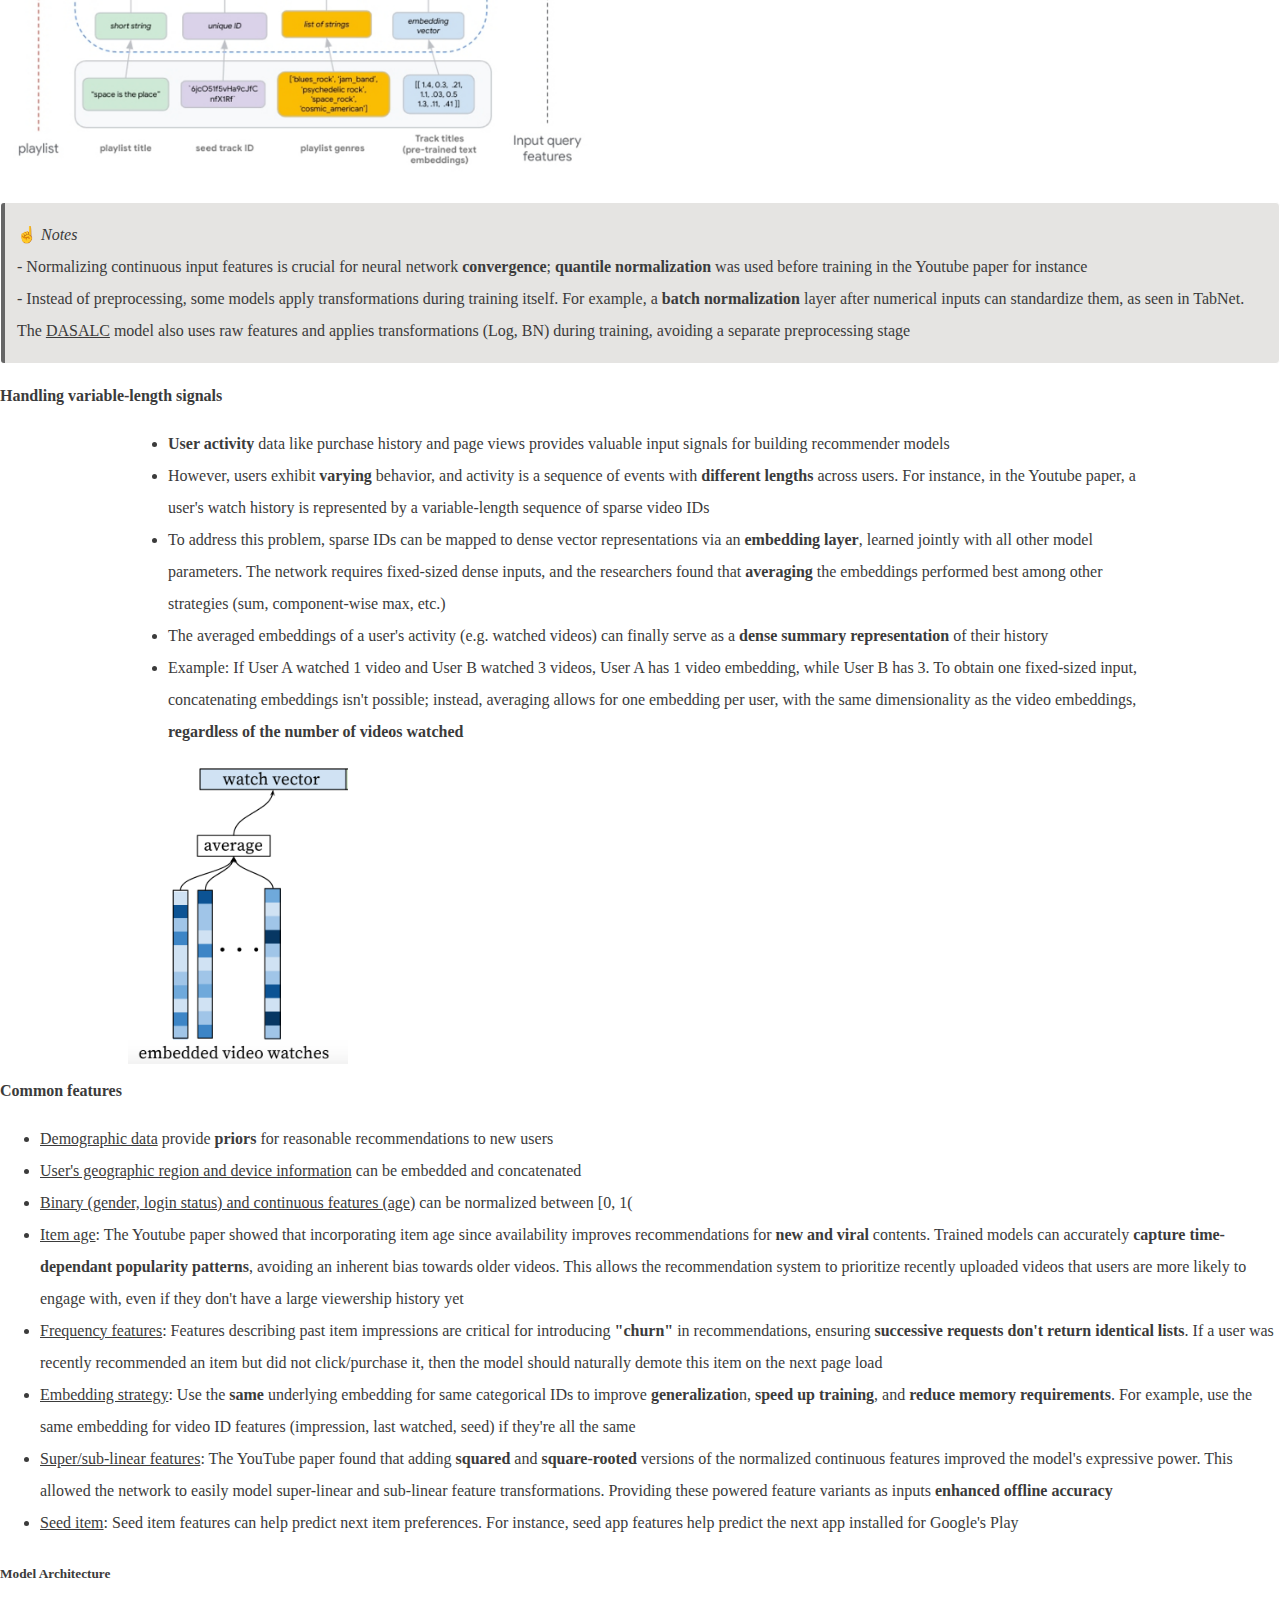
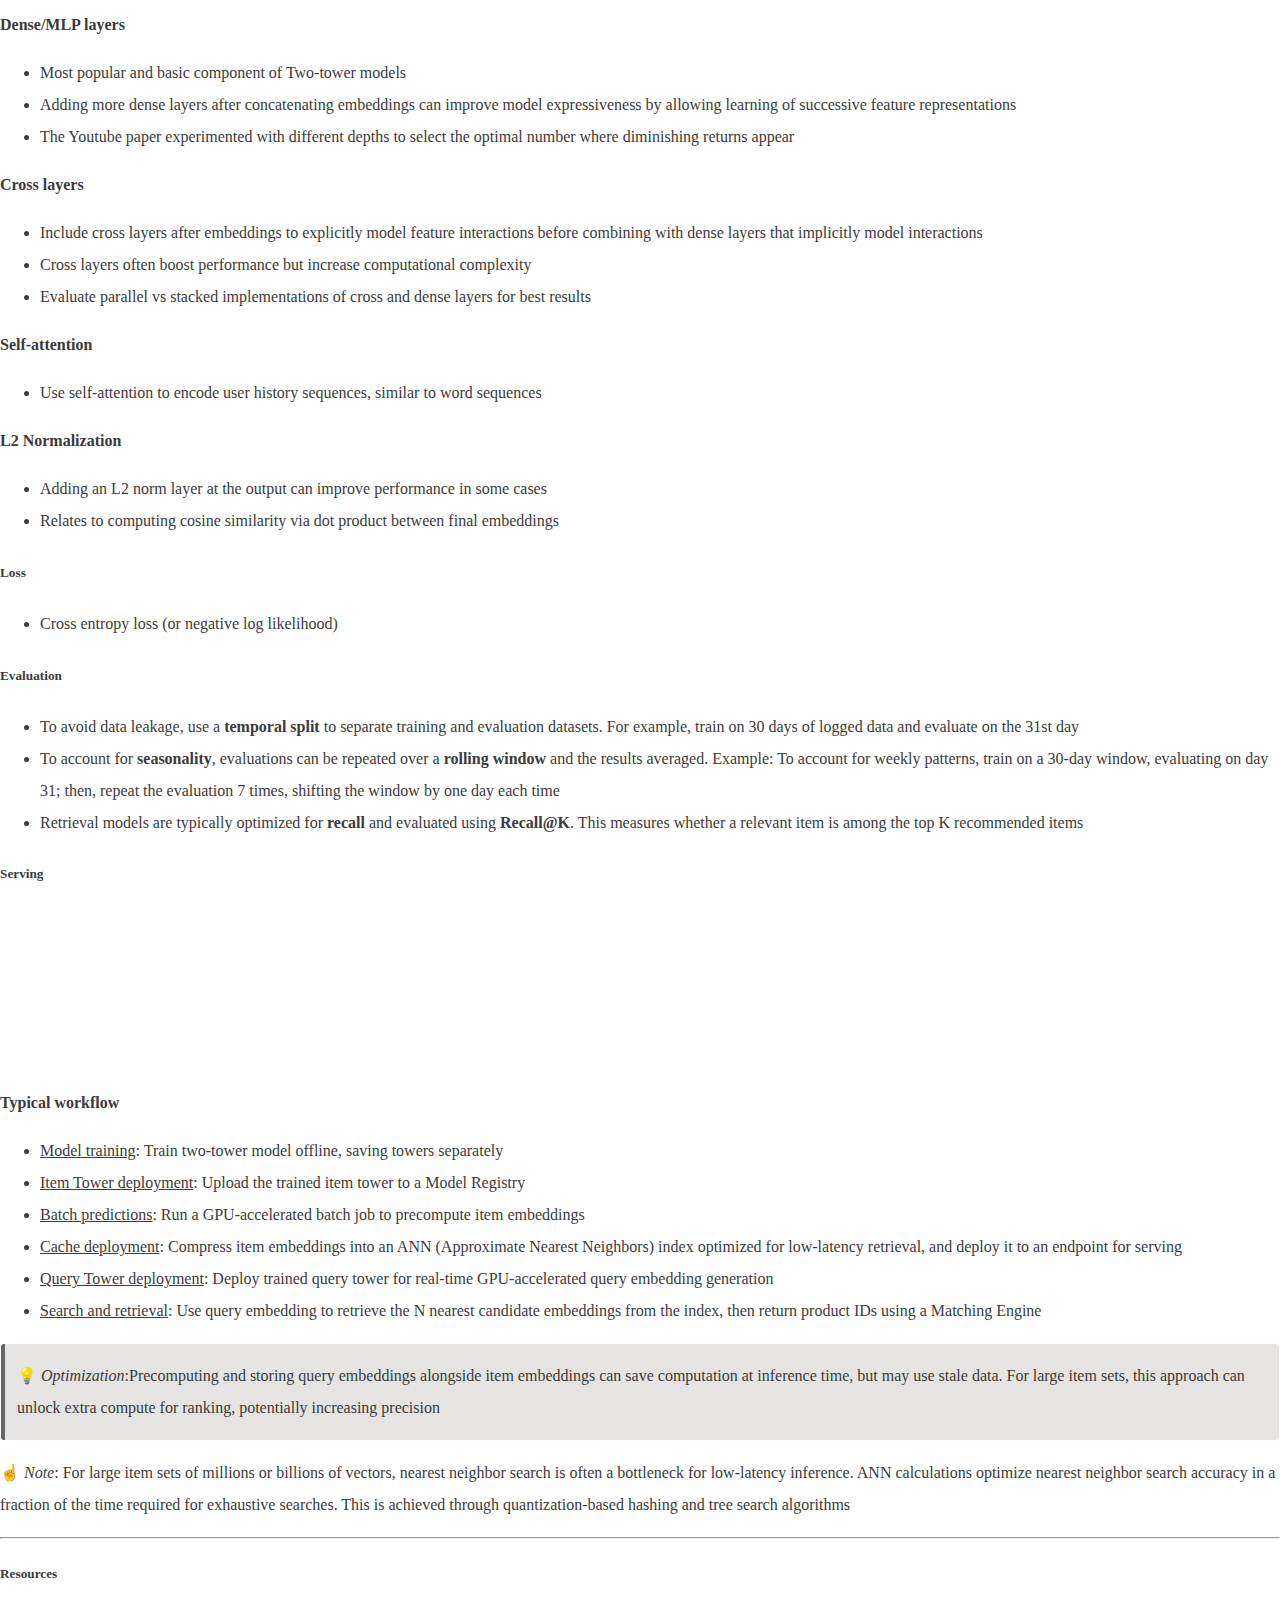
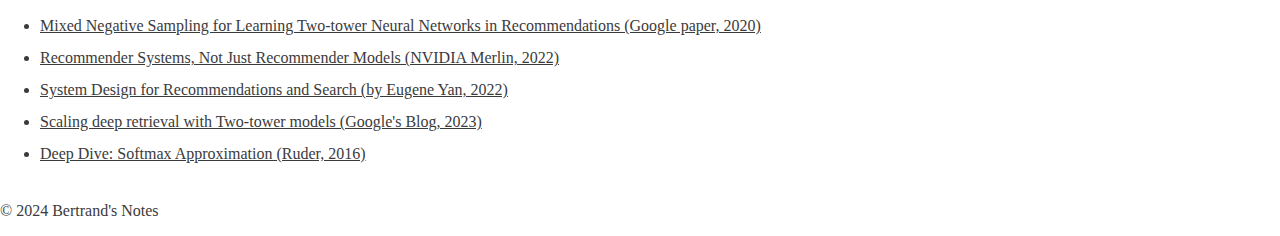
<file: notes/2024-05-31-recsys/index.html>
<!DOCTYPE html>
<html lang="en">
    <head>
        <meta charset="UTF-8">
        <meta http-equiv="X-UA-Compatible" content="IE=edge">
        <meta name="viewport" content="width=device-width, initial-scale=1.0">
        <title>Bertrand's Notes</title>
        <meta name="description" content="Notes & Thoughts">
        <meta name="author" content="Bertrand Thia">
        <link rel="canonical" href="https://bt2513.github.io/" />
        <link rel="icon" href="/assets/img/corgi-icon.svg">
        <link href="https://cdn.jsdelivr.net/npm/bootstrap@5.2.3/dist/css/bootstrap.min.css" rel="stylesheet"
          integrity="sha384-rbsA2VBKQhggwzxH7pPCaAqO46MgnOM80zW1RWuH61DGLwZJEdK2Kadq2F9CUG65" crossorigin="anonymous">
        <link rel="preconnect" href="https://fonts.googleapis.com">
        <link rel="preconnect" href="https://fonts.gstatic.com" crossorigin>
        <link href="https://fonts.googleapis.com/css2?family=Inter:wght@600&display=swap" rel="stylesheet">
        <link rel="stylesheet" href="/assets/css/style.css">
    </head>

    <body>
        <!-- NAVBAR -->
        <div class="row">
            <div class="col-sm"></div>
            <div class="col-sm-8">
                <nav class="navbar navbar-expand-lg">
                <div class="container">
                    <a class="navbar-brand" href="https://bt2513.github.io/"><img src="/assets/img/corgi-icon.svg" alt="Bertrand's Notes" width="30" height="30"></a>
                    <button class="navbar-toggler" type="button" data-bs-toggle="collapse" data-bs-target="#navbarSupportedContent"
                    aria-controls="navbarSupportedContent" aria-expanded="false" aria-label="Toggle navigation">
                    <span class="navbar-toggler-icon"></span>
                    </button>
                    <div class="collapse navbar-collapse" id="navbarSupportedContent">
                        <ul class="navbar-nav ms-auto mb-2 mb-lg-0">
                            <li class="nav-item">
                                <a class="nav-link" href="https://github.com/bt2513" target="_blank">
                                    <svg xmlns="http://www.w3.org/2000/svg" width="24" height="24" viewBox="0 0 24 24"><path d="M12 0c-6.626 0-12 5.373-12 12 0 5.302 3.438 9.8 8.207 11.387.599.111.793-.261.793-.577v-2.234c-3.338.726-4.033-1.416-4.033-1.416-.546-1.387-1.333-1.756-1.333-1.756-1.089-.745.083-.729.083-.729 1.205.084 1.839 1.237 1.839 1.237 1.07 1.834 2.807 1.304 3.492.997.107-.775.418-1.305.762-1.604-2.665-.305-5.467-1.334-5.467-5.931 0-1.311.469-2.381 1.236-3.221-.124-.303-.535-1.524.117-3.176 0 0 1.008-.322 3.301 1.23.957-.266 1.983-.399 3.003-.404 1.02.005 2.047.138 3.006.404 2.291-1.552 3.297-1.23 3.297-1.23.653 1.653.242 2.874.118 3.176.77.84 1.235 1.911 1.235 3.221 0 4.609-2.807 5.624-5.479 5.921.43.372.823 1.102.823 2.222v3.293c0 .319.192.694.801.576 4.765-1.589 8.199-6.086 8.199-11.386 0-6.627-5.373-12-12-12z"/></svg>
                                </a>
                            </li>
                            <li class="nav-item">
                                <a class="nav-link" href="https://www.linkedin.com/in/bertrand-thia/" target="_blank">
                                    <svg xmlns="http://www.w3.org/2000/svg" width="24" height="24" viewBox="0 0 24 24"><path d="M19 0h-14c-2.761 0-5 2.239-5 5v14c0 2.761 2.239 5 5 5h14c2.762 0 5-2.239 5-5v-14c0-2.761-2.238-5-5-5zm-11 19h-3v-11h3v11zm-1.5-12.268c-.966 0-1.75-.79-1.75-1.764s.784-1.764 1.75-1.764 1.75.79 1.75 1.764-.783 1.764-1.75 1.764zm13.5 12.268h-3v-5.604c0-3.368-4-3.113-4 0v5.604h-3v-11h3v1.765c1.396-2.586 7-2.777 7 2.476v6.759z"/></svg>
                                </a>
                            </li>
                        </ul>
                    </div>
                </div>
                </nav>
            </div>
            <div class="col-sm"></div>
        </div>
      
        <!-- MAIN CONTENT -->
        <div class="container mt-5">
            <!-- INTRO -->
            <h2 class="mb-4 text-center">🤝 Large-Scale Recommender Systems</h2>
            <h6>
            <div class="text-center mb-4"><a href="https://dl.acm.org/doi/pdf/10.1145/2959100.2959190">
                Deep Neural Networks for YouTube Recommendations (2016)</a>
            </div>
            </h6>
            <hr>

            <div class="row">
                <div class="col-sm"></div>
                <div class="col-sm-8">
                    <!-- CONTENT -->
                    <div class="container article">
                        <i>My notes draw on both the classic and must-read YouTube paper, as well as more 
                            recent sources, for a comprehensive understanding of the current state</i>
                        
                        <h3 class="mt-4">Model vs System</h3>
                        <ul>
                            <li>The role of a Recommender <b>Model</b> is <b>scoring</b> the interest a user may have with a set of items</li>
                            <li>The scores represent the model's estimate of how interested a user will be in each item</li>
                            <li>
                                The role of a Recommender <b>System</b> is to scale the capabilities of one or more Recommender <b>Model(s)</b> to serve <b>accurate</b> and <b>low-latency</b> recommendations
                                efficiently across various users, items, and scenarios
                            </li>
                        </ul>

                        <h3 class="mt-4">Recommendation Challenges</h3>
                        <ul>
                            <li><u>Scalability</u>: Scoring is computationally expensive. Item catalogues can grow to millions, hundreds of millions, even billions in extreme cases. Scoring every item for every user isn't feasible in most scenarios</li>
                            <li><u>Cold-start problem</u>: How to deal with new items and new users</li>
                            <li><u>Online-offline gap</u>: Live A/B results are not always correlated with offline experiments. It is difficult to estimate the dynamic effects of recommendations on user behavior and preferences, and live experiments can be
                                costly and risky</li>
                            <li><u>Freshness</u>: Ideally, we want real-time recommendations, responsive to new items and the latest actions taken by users</li>
                            <li><u>Noise</u>: Data is often sparse and incomplete. We rarely obtain the ground truth of user satisfaction and instead model noisy implicit feedback signals.
                                Furthermore, metadata associated with content is often poorly structured without a well-defined ontology</li>
                        </ul>

                        <h3 class="mt-4">Evaluation</h3>
                        <ul>
                            <li>During development, extensive use of offline metrics (precision, recall, ranking loss, etc.) is recommended to guide iterative improvements to the system</li>
                            <li>However, for the final determination of the effectiveness of a model, <b>A/B testing via live experiments is the gold standard</b></li>
                            <li>Live experiments allow to measure subtle changes in click-through rate, and many other user engagement metrics</li>
                        </ul>
                        <p>
                            <div class="callout info">
                                ☝️ This is essential because live A/B results are not always correlated with offline experiments
                                <br>The Youtube paper illustrates the online-offline gap, showcasing how live
                                experiments enabled the authors to <b>iterate</b> on their models and identify 
                                features that improved live metrics
                            </div>
                        </p>

                        <h3 class="mt-4">Design Patterns</h3>
                        <ul>
                            <li>To meet low-latency and high-precision serving requirements, large-scale recommenders are often deployed to production as <b>multi-stage systems</b></li>
                        </ul>

                        <h5>Traditional design pattern: 2-stage recommender system</h5>
                        <div class="row mt-4 overflow-row">
                            <div class="col-sm border rounded-4 border-dark-subtle border-3">
                        
                        <p>
                        <h6>1st stage: Candidate generation</h6>
                        <ul>
                            <li>The first stage goal is to sift through >100M candidate items and <b>retrieve</b> a relevant ~hundreds subset for downstream ranking/filtering tasks</li>
                            <li>Retrieval models requires <b>efficiency</b>: quickly evaluating more items per user increases the likelihood of finding the best, personalized item for them</li>
                            <li><b>Multiple</b> candidate sources within a single recommender system is common and ensure a diverse set of presented items to the user in the end</li>
                        </ul>
                        <h6>2nd stage: Ranking</h6>
                        <ul>
                            <li>Objective: Optimize <b>precision</b> by re-ranking candidates</li>
                            <li>Ranking models are generally more <b>powerful</b>, computationally <b>expensive</b> and <b>heavyweight</b> due to the lower number of items to score</li>
                            <li>Ranking models benefit from a <b>richer set of specialized features</b> including candidate source information, scores assigned, users' previous interactions with the item and other similar items, etc.</li>
                            <li>The ranking stage can be crucial for <b>ensembling different candidate sources</b> with non-comparable scores</li>
                        </ul>

                            </div>
                            <div class="col-sm d-flex justify-content-center align-items-center">
                                <img src="/notes/2024-05-31-recsys/youtube-system.png" class="img-fluid" style="max-height: 400px;">
                            </div>
                        </div></p>

                        <h6 class="mt-4"><u>Serving Diagram</u></h6>

                        <p><div class="row overflow-row">
                            <div class="col-sm d-flex justify-content-center align-items-center">
                                <img src="/notes/2024-05-31-recsys/2-stage-grid.png" class="img-fluid" style="max-height: 400px;">
                            </div>
                            <div class="col-sm d-flex justify-content-center align-items-center">
                                <img src="/notes/2024-05-31-recsys/2-stage-diagram.png" class="img-fluid" style="max-height: 400px;">
                            </div>
                        </div></p>

                        <p>
                            <div class="callout info">
                                💡 <i>tl;dr</i>: The two-stage approach to recommendation enables real-time recommendations from a large corpus (millions) of items while ensuring that the small number of
                                items recommended are personalized and engaging for the user. This design also facilitates blending candidates from multiple sources for increased diversity
                            </div>
                        </p>
                        <p>
                            <div class="callout info">
                                🚀 <i>Advantages</i>
                                <ul>
                                    <li>Potential to efficiently recommend in real-time a larger corpus of items</li>
                                    <li>Improved performance within a fixed computational budget by splitting the tasks of recall and precision optimization between the candidate generator and ranker respectively, instead of having a single model trying to reach the best balance between both</li>
                                    <li>At the ranking step, it is possible to leverage very heavyweight models within the execution time constraints because the candidate set is significantly smaller</li>
                                    <li>Increased modeling flexibility and control over recommendations by stacking multiple specialized candidate generators, each targeting different aspects (e.g., exploration vs. exploitation)</li>
                                </ul>
                            </div>
                        </p>
                        <p class="px-4">
                            ☝️ <i>Intuition</i>: Given a catalog of 1 billion videos and a time constraint of 200 milliseconds to select a dozen videos for a user, 
                            you can only spend 0.2 nanoseconds per video for candidate selection. Within such a short timeframe, it's impossible to accurately 
                            compute a score for each video. Therefore, processing the videos in a multi-stage fashion allows you to achieve the best result within 
                            the given constraints by quickly selecting a relevant subset of items, and then taking more time to refine the selection
                        </p>

                        <h5 class="mt-4">More advanced design pattern: 4-stage recommender system</h5>
                        <ul>
                            <li>In practice, many items should be excluded from recommendations due to factors like <b>unavailability</b>, <b>age restrictions</b>, <b>user history</b>, <b>licensing limitations</b>, etc.</li>
                            <li>Instead of relying on scoring or retrieval models to do this, a dedicated <b>Filtering stage</b> can be more helpful to enforce business rules in the recommender system</li>
                            <li>Filtering can occur after Retrieval (with the challenge of ensuring enough candidates for Ranking), integrated with it, or after Ranking in some cases</li>
                            <li>Filtering enables applying <b>complex business logic rules</b> that would be <b>difficult or impossible for models to learn</b></li>
                            <li>Examples include simple exclusion queries and more complex techniques like <b>Bloom filters</b> for removing previously interacted items</li>
                            <li>Additionally, providing a <b>diverse</b> set of recommendations, including items outside the user's normal preferences, can help prevent filter bubbles and <b>encourage exploration</b></li>
                            <li>Having an explicit <b>Ordering/Diversification stage</b> can allow aligning model outputs with <b>additional business needs or constraints</b></li>
                        </ul>

                        <h6 class="mt-4"><u>Revisited stages</u></h6>
                        <div class="border rounded-4 border-dark-subtle border-3 px-3">
                            <p>
                                <h6>1st stage: Candidate generation</h6>
                                <ul>
                                    <li>Same as previously</li>
                                </ul>
                                <h6>2nd stage: Filtering</h6>
                                <ul>
                                    <li>Apply business logic rules and filters to the retrieved candidate set</li>
                                    <li>Examples include excluding out-of-stock items, age-restricted content, previously consumed items, and items with licensing limitations</li>
                                </ul>
                                <h6>3rd stage: Ranking</h6>
                                <ul>
                                    <li>Same as previously</li>
                                </ul>
                                <h6>4th stage: Ordering/Diversification</h6>
                                <ul>
                                    <li>Provide a diverse set of recommendations, including items outside the user's normal preferences, to prevent filter bubbles and encourage exploration</li>
                                    <li>Align the final ranked list with additional business needs or constraints through an explicit ordering stage</li>
                                </ul>
                            </p>
                        </div>

                        <h6 class="mt-4"><u>Serving Diagram & Examples</u></h6>
                        <p><div class="row overflow-row">
                            <div class="col-sm d-flex justify-content-center align-items-center">
                                <img src="/notes/2024-05-31-recsys/4-stage-diagram.png" class="img-fluid" style="max-height: 400px;">
                            </div>
                            <div class="col-sm d-flex justify-content-center align-items-center">
                                <img src="/notes/2024-05-31-recsys/4-stage-examples.png" class="img-fluid" style="max-height: 400px;">
                            </div>
                        </div></p>

                        <p class="px-3">
                            While more complicated, this system has the advantage of providing a more <b>flexible</b> and <b>controllable</b> way to enforce business rules and constraints in the recommendation process
                        </p>

                        <h3 class="mt-4">Model Architectures</h3>
                        <ul>
                            <li>Retrieval and Ranking models can take various forms, including <b>matrix 
                                factorization, linear models</b>, <b>tree-models</b> and <b>neural networks</b></li>
                            <li>In these notes, I'll delve deeper into <b>two-tower models</b>, a popular and effective approach that has gained prominence in recent years</li>
                            <li>Two-tower models have gained popularity for their ability to efficiently handle retrieval tasks, but they can also be effectively applied to ranking tasks</li>
                            <li>Notable examples of two-tower model usage include <a href="https://storage.googleapis.com/gweb-research2023-media/pubtools/pdf/b9f4e78a8830fe5afcf2f0452862fb3c0d6584ea.pdf"><u>Google Play</u></a>'s retrieval,
                                <a href="https://engineering.fb.com/2023/08/09/ml-applications/scaling-instagram-explore-recommendations-system/"><u>Instagram's Explore</u></a> feature (with
                                <a href="https://instagram-engineering.com/powered-by-ai-instagrams-explore-recommender-system-7ca901d2a882"><u>multi-task multi-label neural networks</u></a> for ranking),
                                <a href="https://medium.com/pinterest-engineering/pinterest-home-feed-unified-lightweight-scoring-a-two-tower-approach-b3143ac70b55"><u>Pinterest</u></a>'s,
                                <a href="https://medium.com/expedia-group-tech/candidate-generation-using-a-two-tower-approach-with-expedia-group-traveler-data-ca6a0dcab83e"><u>Expedia</u></a>'s,
                                <a href="https://eng.snap.com/embedding-based-retrieval"><u>Snap</u></a>'s Spotlight, and
                                <a href="https://www.uber.com/blog/innovative-recommendation-applications-using-two-tower-embeddings/"><u>Uber</u></a>'s recommendation system
                            </li>
                        </ul>

                        <h4>What are Two-tower models?</h4>
                        <div class="d-flex justify-content-center align-items-center">
                            <img src="/notes/2024-05-31-recsys/two-tower-model.png" class="img-fluid" style="max-height: 250px;">
                        </div>
                        <ul>
                            <li>Two-tower models are part of <b>neural deep retrieval (NDR)</b>, a latest modeling paradigm for retrieval</li>
                            <li>A two-tower model consists of two separate <b>neural networks</b>, often referred to as "towers"</li>
                            <li>Each tower processes query or item features to produce <b>embedding</b> representations, mapped to a <b>shared vector space</b>, allowing their similarities to be computed directly</li>
                            <li>During training, the model learns to map queries and items to embeddings such that it maximizes the similarity between relevant pairs while minimizing similarity with irrelevant items</li>
                            <li>Each tower learns layered representations of the input through successive network layers, transforming raw, multi-modal features to magnify useful information, filter out irrelevant data, 
                                and capture complex data relationships
                            </li>
                        </ul>

                        <h4>Why use Two-tower models?</h4>
                        <ul>
                            <li><u>Enhanced retrieval</u>: Embedding-based methods outperform traditional keyword-based techniques (like inverted n-grams) by capturing semantic similarity rather than exact matches</li>
                            <li><u>Flexible modeling</u>: Decoupled query and item towers allow domain-specific feature selection and architectures, capturing complex, non-linear relationships in each domain</li>
                            <li><u>Hybrid approach</u>: Combine collaborative filtering (query-item interactions) with content-based filtering (entity features) for better recommendation quality and generalization</li>
                            <li><u>Feature flexibility</u>: Can leverage dense and sparse features (user profiles, historical engagements, metadata, context) for informative embeddings tailored to business goals</li>
                            <li><u>Mitigate cold-start</u>: Unlike factorization models, can generate meaningful embeddings for new items without user interactions using content features</li>
                            <li><u>Efficient inference</u>: Ability to decouple query and item inference</li>
                            <ul>
                                <li>Each tower only uses its respective input features to produce a vector, thereby the trained towers can be operationalized separately</li>
                                <li>Decoupling inference of the towers for retrieval means we can precompute and cache vectors to reduce serving computation and latency</li>
                                <li>It also means we can optimize each inference task independently</li>
                            </ul>
                        </ul>

                        <p><div class="callout info">
                            💡 <i>Key Benefits</i>
                            <ul>
                                <li>Superior performance via expressivity and generalization</li>
                                <li>Adaptability to diverse features and business objectives</li>
                                <li>Reduced cold-start: Conceptually, we can think of a new candidate embedding compiling all the content-based and collaborative filtering information learned from candidates with the same or similar feature values</li>
                                <li>Optimization opportunities for serving latency and compute</li>
                        </div></p>

                        <h4>How to implement a Two-tower model?</h4>

                        <figure>
                            <div class="d-flex justify-content-center align-items-center">
                                <img src="/notes/2024-05-31-recsys/two-tower-model-architecture.png" class="img-fluid" style="max-height: 250px;">
                            </div> 
                            <div class="text-center"><figcaption class="figure-caption">Google Play's retrieval model (2020)</figcaption></div>
                        </figure>
                        
                        <h5>Problem Formulation</h5>
                        <ul>
                            <li>Two-tower models treat the retrieval problem as a <b>multi-class classification problem</b>, where the likelihood of suggesting an item from a large corpus (classes) <i>C</i> is formulated as a <b>softmax probability</b>:</li>
                            <div class="d-flex justify-content-center align-items-center">
                                <img src="/notes/2024-05-31-recsys/softmax-probability.png" class="img-fluid" style="max-height: 75px;">
                            </div>
                            <li>Here, <i>ε(x,y)</i> is the <b>logit</b> (model output) for query <i>x</i> and item <i>y</i>, calculated as the inner product of their embeddings: 
                                <b>ε(x,y) = ⟨u(x; θ), v(y; θ)⟩</b><br>where u(x; θ) is the query embedding and v(y; θ) is the item embedding, both parameterized by <i>θ</i></li>
                        </ul>

                        <h5 class="mt-5">Data</h5>
                        <ul>
                            <li>The YouTube paper emphasizes training a recommender on <b>diverse examples</b>, <b>not just those produced by recommendations</b>, to <b>mitigate exploitation bias</b> and quickly <b>propagate user discoveries via collaborative filtering</b></li>
                            <li>Another key insight that improved live metrics was to generate a <b>fixed number of training examples per user</b> to prevent highly active users from dominating the loss function</li>
                            <li>Two-tower models typically use <b>implicit engagement</b> data to build <b>positive user-item pairs</b> and <b>negative user-item pairs</b></li>
                            <li>Implicit data is noisier but more <b>voluminous</b> than explicit feedback (often sparse), enabling deep-tail recommendations</li>
                            <li>Missing interactions are considered potential negative signals (<b>missing-as-negatives strategy</b>), while interactions indicate positive signals</li>
                            <li>User embeddings are learned from user history and context, which helps discriminate among items</li>
                            <li>In practice, <b>sampling negative user-item pairs is sufficient</b>, as computing all would be computationally expensive (100x slower)</li>
                            <li>There are two main approaches to efficiently implement negative sampling:
                                <div class="row overflow-row">
                                    <div class="col-sm-7">
                                        <ul>
                                            <li><u>In-batch negative sampling</u>
                                            <ul>
                                                <li>For a specific observation in a batch, consider every other observation in the same batch as negative</li>
                                                <li>This can lead to <b>selection bias</b> (biased softmax during training), mitigated by subtracting the log of item sampling probabilities (i.e., the log probability of that item occurring within the data) from logit scores (before softmax) during training to adapt the loss</li>
                                                <li>This technique is called <b>log Q correction</b> or sampled softmax in the literature</li>
                                                <li>Applying the correction <b>significantly improves performance</b></li>
                                                <li>Without log Q correction, popular items are penalized as they appear more frequently as negatives during training, leading to underrecommendation and lower-quality suggestions</li>
                                            </ul>
                                            </li>
                                        </ul>
                                    </div>
                                    <div class="col-sm d-flex justify-content-center align-items-center">
                                        <img src="/notes/2024-05-31-recsys/in-batch-negative-sampling.png" class="img-fluid" style="max-height: 300px;">
                                    </div>
                                </div>
                                <div class="row overflow-row">
                                    <div class="col-sm-7">
                                        <ul>
                                            <li><u>Mixed Negative Sampling (MNS)</u>
                                            <ul>
                                                <li>Sample <b>uniformly</b> from all items to address the problem that in-batch sampled softmax never generates negatives from uninteracted items, penalizing and lacking resolution for unpopular, fresh or long-tail items</li>
                                                <li>Append zeros to the right of the label matrix to <b>include non-interacted items in softmax</b></li>
                                                <li>MNS outperforms many baseline sampling methods by <b>tackling selection bias</b> in implicit user feedback</li>
                                                <li>Batch B' (<b>a hyperparameter</b>) contains items with <b>no interaction</b> with queries in batch B</li>
                                                <li>In practice, batch B' comes from an index with precomputed features; during training, each batch picks from this source</li>
                                                <li>Google's paper (2020) shows <b>diminishing returns for B'</b>: larger B' improves results via larger sample size but may approximate uniform distribution beyond a certain point, deviating from serving time distribution and hurting performance. Also, increasing B' raises training costs, requiring a <b>trade-off</b></li>
                                            </ul>
                                            </li>
                                        </ul>
                                    </div>
                                    <div class="col-sm d-flex justify-content-center align-items-center">
                                        <img src="/notes/2024-05-31-recsys/mixed-negative-sampling.png" class="img-fluid" style="max-height: 300px;">
                                    </div>
                                </div>
                            </li>
                        </ul>

                        <p><div class="callout info">
                            🚧 <i>Caution</i>: When using negative sampling, it is important to handle the cases of <b>accidental hits</b> where identical positive queries appear in the same batch. This can <b>falsely</b> label other items as negative, <b>contradicting their true positive status</b>
                        </div></p>

                        <h5 class="mt-5">Feature Engineering</h5>
                        <b>Overview</b>
                        <ul>
                            <li>Two-tower models can handle <b>multi-modal</b> features (text, image, sound, etc.), <b>sparse</b> features and <b>dense</b> features</li>
                            <li>These features are first converted into <b>vector</b> representations which can be <b>concatenated</b> and passed to subsequent model layers</li>
                        </ul>
                        <b>Vectorization Methods</b>
                        <ul>
                            <li><u>Text features</u>: can be generated by using a <b>text vectorizer</b> if meaningful, or <b>hashing</b> otherwise</li>
                            <li><u>Numeric features</u>: can be <b>normalized</b> or <b>discretized</b></li>
                            <li><u>Pre-trained embeddings</u>: can be directly used without transformation</li>
                        </ul>
                        <div class="d-flex justify-content-center align-items-center">
                            <img src="/notes/2024-05-31-recsys/feature-engineering.png" class="img-fluid" style="max-height: 450px;">
                        </div> 
                        <p><div class="callout info">
                            ☝️ <i>Notes</i>
                            <br>- Normalizing continuous input features is crucial for neural network <b>convergence</b>; <b>quantile normalization</b> was used before training in the Youtube paper for instance
                            <br>- Instead of preprocessing, some models apply transformations during training itself. For example, a <b>batch normalization</b> layer after numerical inputs can standardize them, as seen in TabNet.
                            The <a href="https://storage.googleapis.com/pub-tools-public-publication-data/pdf/a7f0822e77e8b6b4c00c879707fe60e3955d4a03.pdf"><u>DASALC</u></a> model also uses raw features and applies transformations (Log, BN) during training, avoiding a separate preprocessing stage
                        </div></p>
                        <b>Handling variable-length signals</b>
                        <div class="row overflow-row">
                            <div class="col-sm-8">
                                <ul>
                                    <li><b>User activity</b> data like purchase history and page views provides valuable input signals for building recommender models</li>
                                    <li>However, users exhibit <b>varying</b> behavior, and activity is a sequence of events with <b>different lengths</b> across users. For instance, 
                                        in the Youtube paper, a user's watch history is represented by a variable-length sequence of sparse video IDs
                                    </li>
                                    <li>To address this problem, sparse IDs can be mapped to dense vector representations via an <b>embedding layer</b>, learned jointly with all other model parameters. The network requires fixed-sized dense inputs, and the researchers found that <b>averaging</b> the embeddings performed best among other strategies (sum, component-wise max, etc.)</li>
                                    <li>The averaged embeddings of a user's activity (e.g. watched videos) can finally serve as a <b>dense summary representation</b> of their history</li>
                                    <li>Example: If User A watched 1 video and User B watched 3 videos, User A has 1 video embedding, while User B has 3. To obtain one fixed-sized input, concatenating embeddings isn't possible; instead, averaging allows for one embedding per user, with the same dimensionality as the video embeddings, <b>regardless of the number of videos watched</b></li>
                                </ul>
                            </div>
                            <div class="col-sm d-flex justify-content-center align-items-center">
                                <img src="/notes/2024-05-31-recsys/average-pooling.png" class="img-fluid" style="max-height: 300px;">
                            </div>
                        </div>
                        <b>Common features</b>
                        <ul>
                            <li><u>Demographic data</u> provide <b>priors</b> for reasonable recommendations to new users</li>
                            <li><u>User's geographic region and device information</u> can be embedded and concatenated</li>  
                            <li><u>Binary (gender, login status) and continuous features (age)</u> can be normalized between [0, 1(</li>
                            <li><u>Item age</u>: The Youtube paper showed that incorporating item age since availability improves recommendations for <b>new and viral</b> contents. Trained models can accurately <b>capture time-dependant popularity patterns</b>, avoiding an inherent bias towards older videos. This allows the recommendation system to prioritize recently uploaded videos that users are more likely to engage with, even if they don't have a large viewership history yet</li>
                            <li><u>Frequency features</u>: Features describing past item impressions are critical for introducing <b>"churn"</b> in recommendations, ensuring <b>successive requests don't return identical lists</b>.
                                If a user was recently recommended an item but did not click/purchase it, then the model should naturally demote this item on the next page load</li>
                            <li><u>Embedding strategy</u>: Use the <b>same</b> underlying embedding for same categorical IDs to improve <b>generalizatio</b>n, <b>speed up training</b>, and <b>reduce memory requirements</b>. For example, use the same embedding for video ID features (impression, last watched, seed) if they're all the same</li>
                            <li><u>Super/sub-linear features</u>: The YouTube paper found that adding <b>squared</b> and <b>square-rooted</b> versions of the normalized continuous features improved the model's expressive power. This allowed the network to easily model super-linear and sub-linear feature transformations. Providing these powered feature variants as inputs <b>enhanced offline accuracy</b></li>
                            <li><u>Seed item</u>: Seed item features can help predict next item preferences. For instance, seed app features help predict the next app installed for Google's Play</li>
                        </ul>

                        <h5 class="mt-5">Model Architecture</h5>
                        <b>Dense/MLP layers</b>
                        <ul>
                            <li>Most popular and basic component of Two-tower models</li>
                            <li>Adding more dense layers after concatenating embeddings can improve model expressiveness by allowing learning of successive feature representations</li>
                            <li>The Youtube paper experimented with different depths to select the optimal number where diminishing returns appear</li>
                        </ul>
                        <b>Cross layers</b>
                        <ul>
                            <li>Include cross layers after embeddings to explicitly model feature interactions before combining with dense layers that implicitly model interactions</li>
                            <li>Cross layers often boost performance but increase computational complexity</li>
                            <li>Evaluate parallel vs stacked implementations of cross and dense layers for best results</li>
                        </ul>
                        <b>Self-attention</b>
                        <ul>
                            <li>Use self-attention to encode user history sequences, similar to word sequences</li>
                        </ul>
                        <b>L2 Normalization</b>
                        <ul>
                            <li>Adding an L2 norm layer at the output can improve performance in some cases</li>
                            <li>Relates to computing cosine similarity via dot product between final embeddings</li>
                        </ul>

                        <h5 class="mt-5">Loss</h5>
                        <ul>
                            <li>Cross entropy loss (or negative log likelihood)</li>
                        </ul>

                        <h5 class="mt-5">Evaluation</h5>
                        <ul>
                            <li>To avoid data leakage, use a <b>temporal split</b> to separate training and evaluation datasets. For example, train on 30 days of logged data and evaluate on the 31st day</li>
                            <li>To account for <b>seasonality</b>, evaluations can be repeated over a <b>rolling window</b> and the results averaged. Example: To account for weekly patterns, train on a 30-day window, evaluating on day 31; then, repeat the evaluation 7 times, shifting the window by one day each time</li>
                            <li>Retrieval models are typically optimized for <b>recall</b> and evaluated using <b>Recall@K</b>. This measures whether a relevant item is among the top K recommended items</li>
                        </ul>

                        <h5 class="mt-5">Serving</h5>
                        <div class="col-sm d-flex justify-content-center align-items-center">
                            <p><video src="https://raw.githubusercontent.com/bt2513/bt2513.github.io/main/notes/2024-05-31-recsys/two-tower-system.mov" class="img-fluid" autoplay loop muted style="max-height: 250px;"></video></p>
                        </div>
                        <b>Typical workflow</b>
                        <ul>
                            <li><u>Model training</u>: Train two-tower model offline, saving towers separately</li>
                            <li><u>Item Tower deployment</u>: Upload the trained item tower to a Model Registry</li>
                            <li><u>Batch predictions</u>: Run a GPU-accelerated batch job to precompute item embeddings</li>
                            <li><u>Cache deployment</u>: Compress item embeddings into an ANN (Approximate Nearest Neighbors) index optimized for low-latency retrieval, and deploy it to an endpoint for serving</li>
                            <li><u>Query Tower deployment</u>: Deploy trained query tower for real-time GPU-accelerated query embedding generation</li>
                            <li><u>Search and retrieval</u>: Use query embedding to retrieve the N nearest candidate embeddings from the index, then return product IDs using a Matching Engine</li>
                        </ul>
                        <p><div class="callout info">
                            💡 <i>Optimization</i>:Precomputing and storing query embeddings alongside item embeddings can save computation at inference time, but may use stale data.
                            For large item sets, this approach can unlock extra compute for ranking, potentially increasing precision
                        </div></p>
                        <p class="px-3 pb-5">
                            ☝️ <i>Note</i>: For large item sets of millions or billions of vectors, nearest neighbor search is often a bottleneck for low-latency inference.
                            ANN calculations optimize nearest neighbor search accuracy in a fraction of the time required for exhaustive searches. This is achieved through quantization-based hashing 
                            and tree search algorithms
                        </p>

                        <!-- RESSOURCES  -->
                        <hr>

                        <h5>Resources</h5>
                        <ul>
                            <li><a href="https://storage.googleapis.com/gweb-research2023-media/pubtools/pdf/b9f4e78a8830fe5afcf2f0452862fb3c0d6584ea.pdf"><u>Mixed Negative Sampling for Learning Two-tower Neural Networks in Recommendations (Google paper, 2020)</u></a></li>
                            <li><a href="https://medium.com/nvidia-merlin/recommender-systems-not-just-recommender-models-485c161c755e"><u>Recommender Systems, Not Just Recommender Models (NVIDIA Merlin, 2022)</u></a></li>
                            <li><a href="https://eugeneyan.com/writing/system-design-for-discovery/"><u>System Design for Recommendations and Search (by Eugene Yan, 2022)</u></a></li>
                            <li><a href="https://cloud.google.com/blog/products/ai-machine-learning/scaling-deep-retrieval-tensorflow-two-towers-architecture"><u>Scaling deep retrieval with Two-tower models (Google's Blog, 2023)</u></a></li>
                            <li><a href="https://www.ruder.io/word-embeddings-softmax/"><u>Deep Dive: Softmax Approximation (Ruder, 2016)</u></a></li>
                        </ul>

                    </div>
                </div>
                <div class="col-sm"></div>
            </div>
        </div>

        <!-- FOOTER -->
        <footer class="footer">
            <div class="container text-center mt-4">
                <span>&copy; 2024 <a href="https://bt2513.github.io/">Bertrand's Notes</a></span>
            </div>
        </footer>

        <script src="https://cdn.jsdelivr.net/npm/bootstrap@5.2.3/dist/js/bootstrap.bundle.min.js"
        integrity="sha384-kenU1KFdBIe4zVF0s0G1M5b4hcpxyD9F7jL+jjXkk+Q2h455rYXK/7HAuoJl+0I4" crossorigin="anonymous">
        </script>
    </body>
  
  </html>
</file>
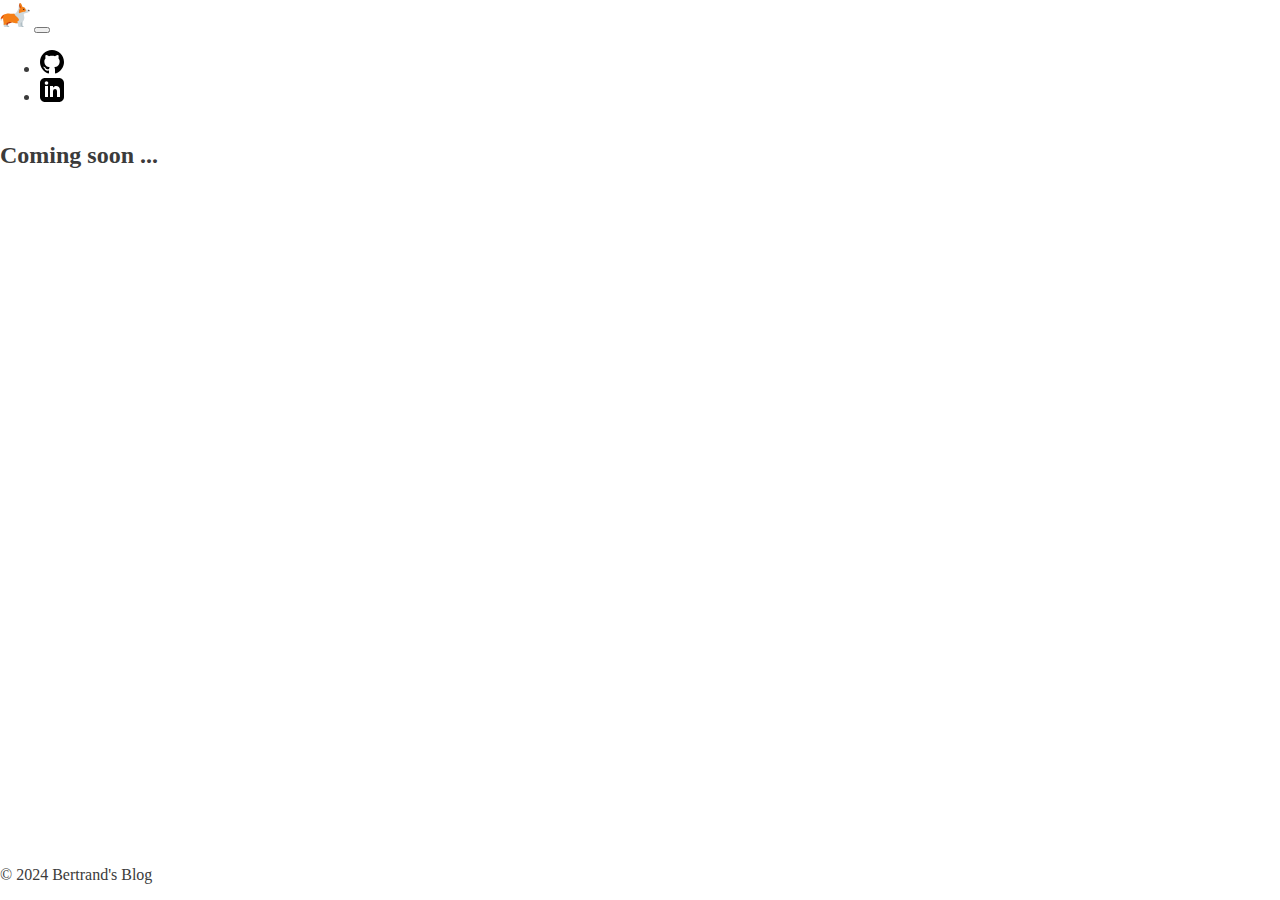
<file: notes/2024-05-12-olmo.html>
<!DOCTYPE html>
<html lang="en">
    <head>
        <meta charset="UTF-8">
        <meta http-equiv="X-UA-Compatible" content="IE=edge">
        <meta name="viewport" content="width=device-width, initial-scale=1.0">
        <title>Bertrand's Blog</title>
        <meta name="description" content="Notes & Thoughts">
        <meta name="author" content="Bertrand Thia">
        <link rel="canonical" href="https://bt2513.github.io/" />
        <link rel="icon" href="/assets/img/corgi-icon.svg">
        <link href="https://cdn.jsdelivr.net/npm/bootstrap@5.2.3/dist/css/bootstrap.min.css" rel="stylesheet"
          integrity="sha384-rbsA2VBKQhggwzxH7pPCaAqO46MgnOM80zW1RWuH61DGLwZJEdK2Kadq2F9CUG65" crossorigin="anonymous">
        <link rel="preconnect" href="https://fonts.googleapis.com">
        <link rel="preconnect" href="https://fonts.gstatic.com" crossorigin>
        <link href="https://fonts.googleapis.com/css2?family=Inter:wght@600&display=swap" rel="stylesheet">
        <link rel="stylesheet" href="../assets/css/style.css">

    </head>

    <body>
        <!-- NAVBAR -->
        <nav class="navbar navbar-expand-lg">
          <div class="container">
            <a class="navbar-brand" href="https://bt2513.github.io/"><img src="../assets/img/corgi-icon.svg" alt="Bertrand's Blog" width="30" height="30"></a>
            <button class="navbar-toggler" type="button" data-bs-toggle="collapse" data-bs-target="#navbarSupportedContent"
              aria-controls="navbarSupportedContent" aria-expanded="false" aria-label="Toggle navigation">
              <span class="navbar-toggler-icon"></span>
            </button>
            <div class="collapse navbar-collapse" id="navbarSupportedContent">
                <ul class="navbar-nav ms-auto mb-2 mb-lg-0">
                    <li class="nav-item">
                        <a class="nav-link" href="https://github.com/bt2513" target="_blank">
                            <svg xmlns="http://www.w3.org/2000/svg" width="24" height="24" viewBox="0 0 24 24"><path d="M12 0c-6.626 0-12 5.373-12 12 0 5.302 3.438 9.8 8.207 11.387.599.111.793-.261.793-.577v-2.234c-3.338.726-4.033-1.416-4.033-1.416-.546-1.387-1.333-1.756-1.333-1.756-1.089-.745.083-.729.083-.729 1.205.084 1.839 1.237 1.839 1.237 1.07 1.834 2.807 1.304 3.492.997.107-.775.418-1.305.762-1.604-2.665-.305-5.467-1.334-5.467-5.931 0-1.311.469-2.381 1.236-3.221-.124-.303-.535-1.524.117-3.176 0 0 1.008-.322 3.301 1.23.957-.266 1.983-.399 3.003-.404 1.02.005 2.047.138 3.006.404 2.291-1.552 3.297-1.23 3.297-1.23.653 1.653.242 2.874.118 3.176.77.84 1.235 1.911 1.235 3.221 0 4.609-2.807 5.624-5.479 5.921.43.372.823 1.102.823 2.222v3.293c0 .319.192.694.801.576 4.765-1.589 8.199-6.086 8.199-11.386 0-6.627-5.373-12-12-12z"/></svg>
                        </a>
                    </li>
                    <li class="nav-item">
                        <a class="nav-link" href="https://www.linkedin.com/in/bertrand-thia/" target="_blank">
                            <svg xmlns="http://www.w3.org/2000/svg" width="24" height="24" viewBox="0 0 24 24"><path d="M19 0h-14c-2.761 0-5 2.239-5 5v14c0 2.761 2.239 5 5 5h14c2.762 0 5-2.239 5-5v-14c0-2.761-2.238-5-5-5zm-11 19h-3v-11h3v11zm-1.5-12.268c-.966 0-1.75-.79-1.75-1.764s.784-1.764 1.75-1.764 1.75.79 1.75 1.764-.783 1.764-1.75 1.764zm13.5 12.268h-3v-5.604c0-3.368-4-3.113-4 0v5.604h-3v-11h3v1.765c1.396-2.586 7-2.777 7 2.476v6.759z"/></svg>
                        </a>
                    </li>
                </ul>
            </div>
          </div>
        </nav>
      
        <!-- MAIN CONTENT -->
        <div class="container mt-5">
            <!-- INTRO -->
            <h2 class="mb-4">Coming soon ...</h2>
        </div>

        <!-- FOOTER -->
        <footer class="footer">
            <div class="container text-center">
                <span>&copy; 2024 <a href="https://bt2513.github.io/">Bertrand's Blog</a></span>
            </div>
        </footer>

        <script src="https://cdn.jsdelivr.net/npm/bootstrap@5.2.3/dist/js/bootstrap.bundle.min.js"
          integrity="sha384-kenU1KFdBIe4zVF0s0G1M5b4hcpxyD9F7jL+jjXkk+Q2h455rYXK/7HAuoJl+0I4" crossorigin="anonymous">
        </script>
      </body>

</html>
</file>
<file: assets/css/style.css>
body {
    display: flex;
    flex-direction: column;
    min-height: 100vh;
    margin: 0;
    color: #3b3b3b;
}

.container {
    flex: 1;
}

.footer {
    padding: 1rem 0;
}

a {
    text-decoration: inherit;
    color: inherit;
}
a:hover {
    color: #685bc7;
}

.post{
    margin-top: 2rem;
    margin-bottom: 2rem;
}

/* bigger interline for posts */
.article {
    line-height: 2;
}

.callout {
    padding: 16px;
    border-radius: 4px;
    border: 1px solid #ccc;
    position: relative;
    overflow: hidden;
}

.callout::before {
    content: "";
    position: absolute;
    top: 0;
    left: 0;
    height: 100%;
    width: 4px;
    background-color: #666;
}
  
.callout-title {
    font-weight: bold;
    margin-bottom: 8px;
}

.callout-content {
    font-size: 14px;
    line-height: 1.5;
}

/* Callout variations */
.callout.info {
    background-color: #E5E4E2;
    border-color: white;
}

.callout.quote {
    background-color: white;
    border-color: white;
    font-style: italic;
}

.callout.quote::before {
    background-color: #3b3b3b;
}

.callout.warning {
    background-color: #fff3cd;
    border-color: #ffeeba;
}

.callout.error {
background-color: #f8d7da;
border-color: #f5c6cb;
}

.overflow-row {
    overflow-x: visible;
    position: relative;
    width: 80vw;
    left: 50%; /* Move the element to the center horizontally */
    transform: translateX(-50%); /* Shift the element back by 50% of its width */
}

.overflow-row > div {
    position: relative;
}
</file>
